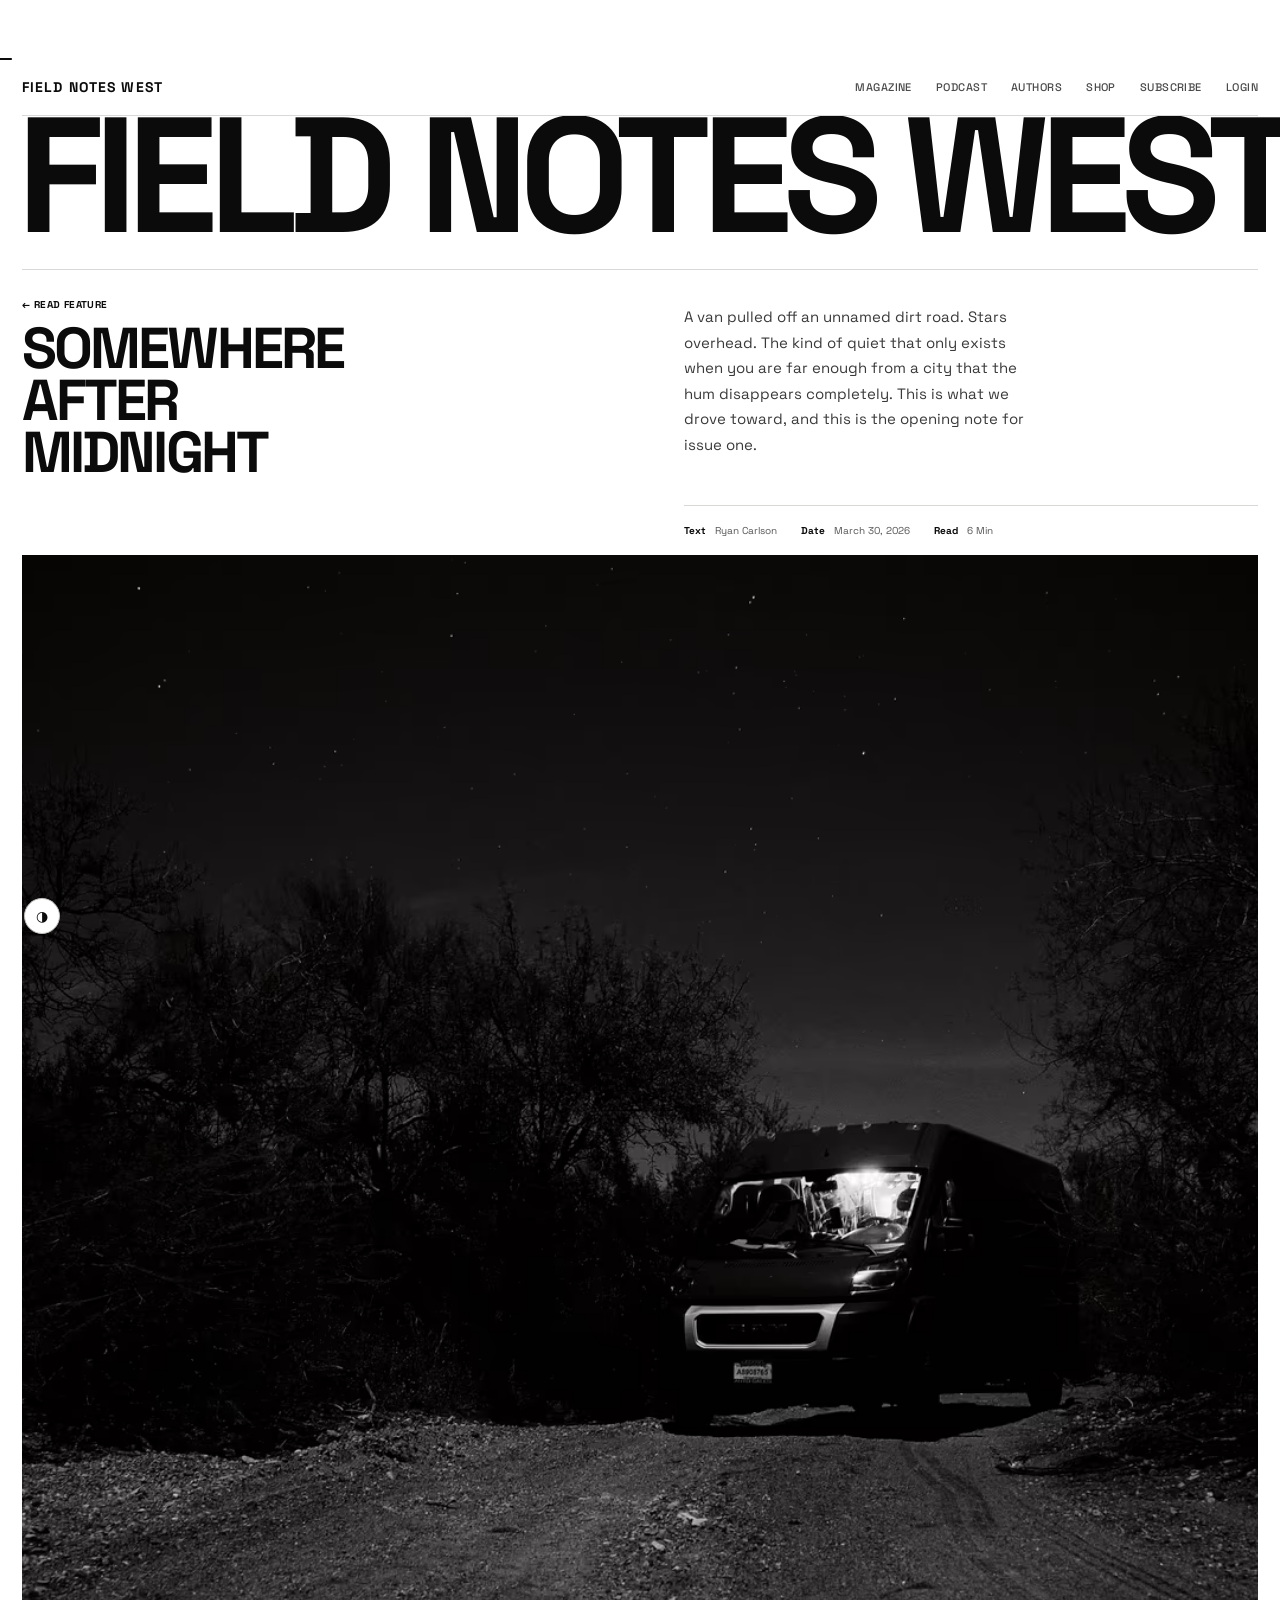
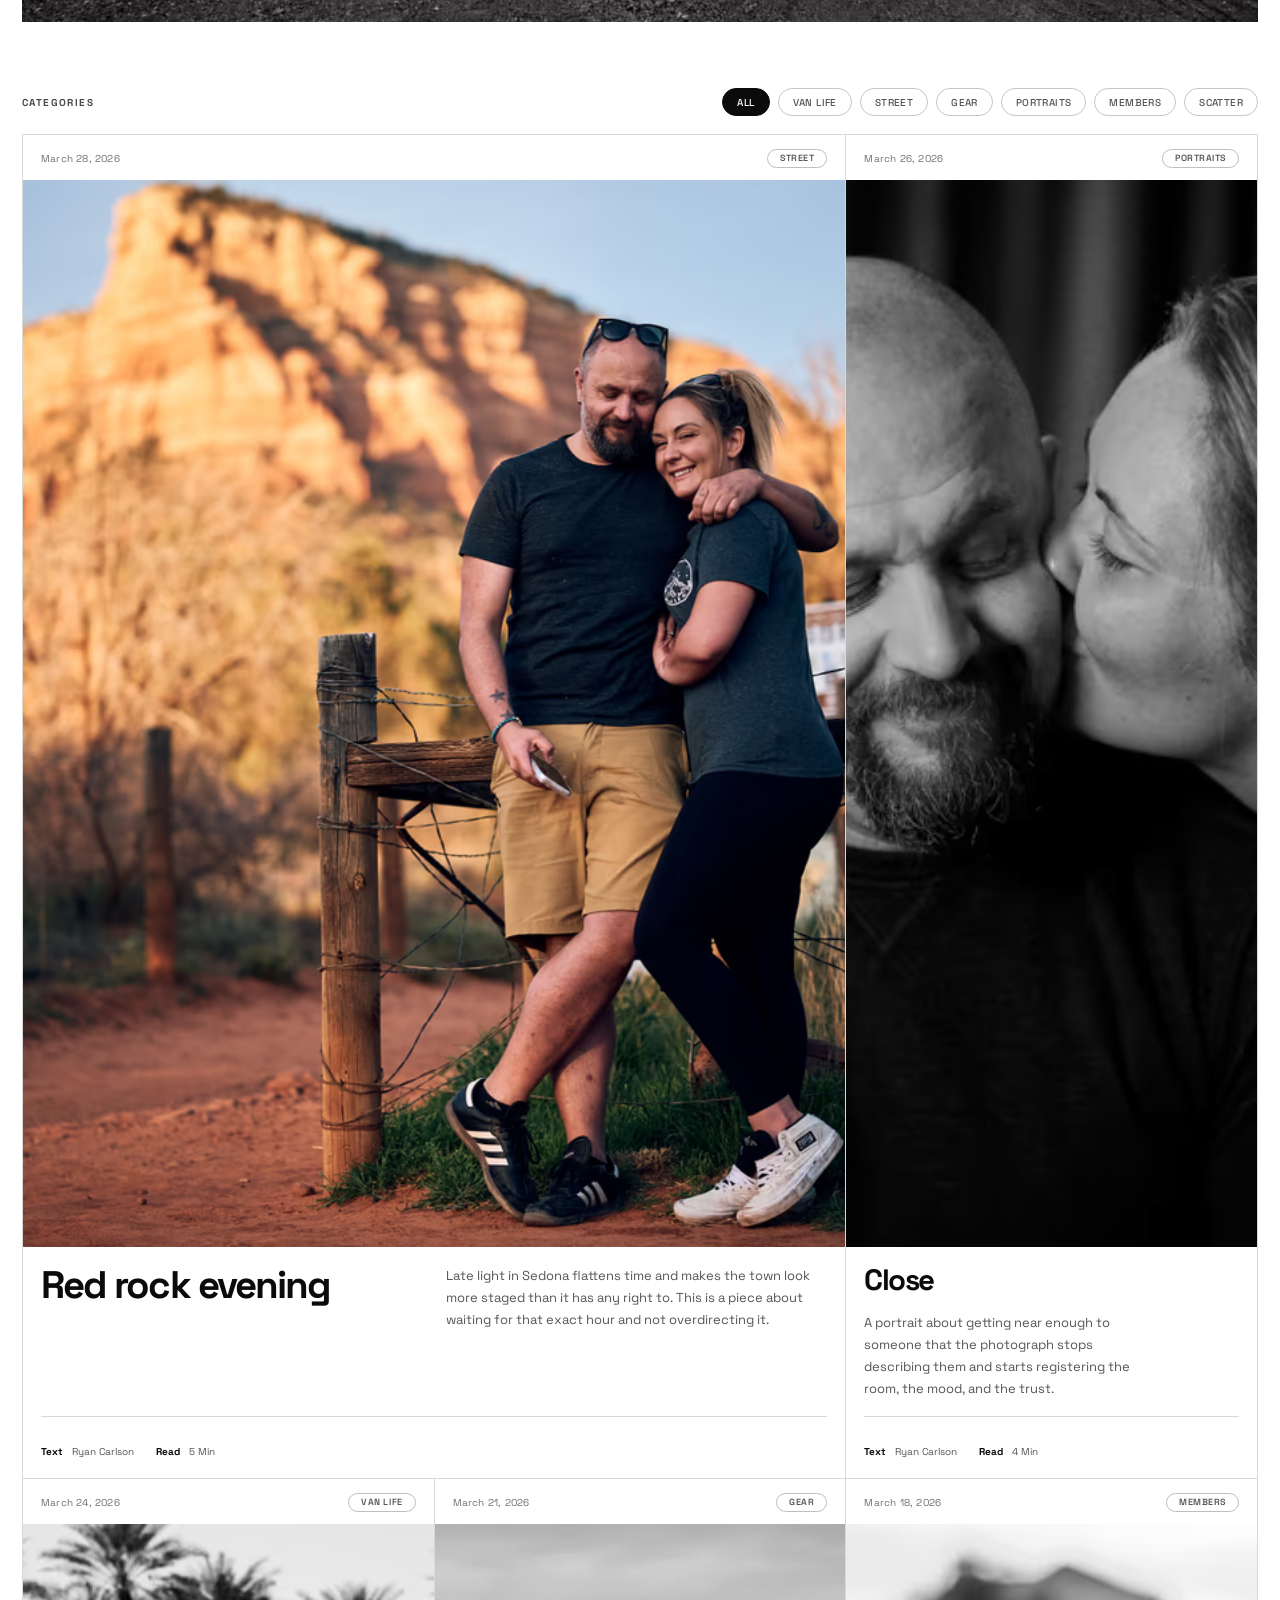
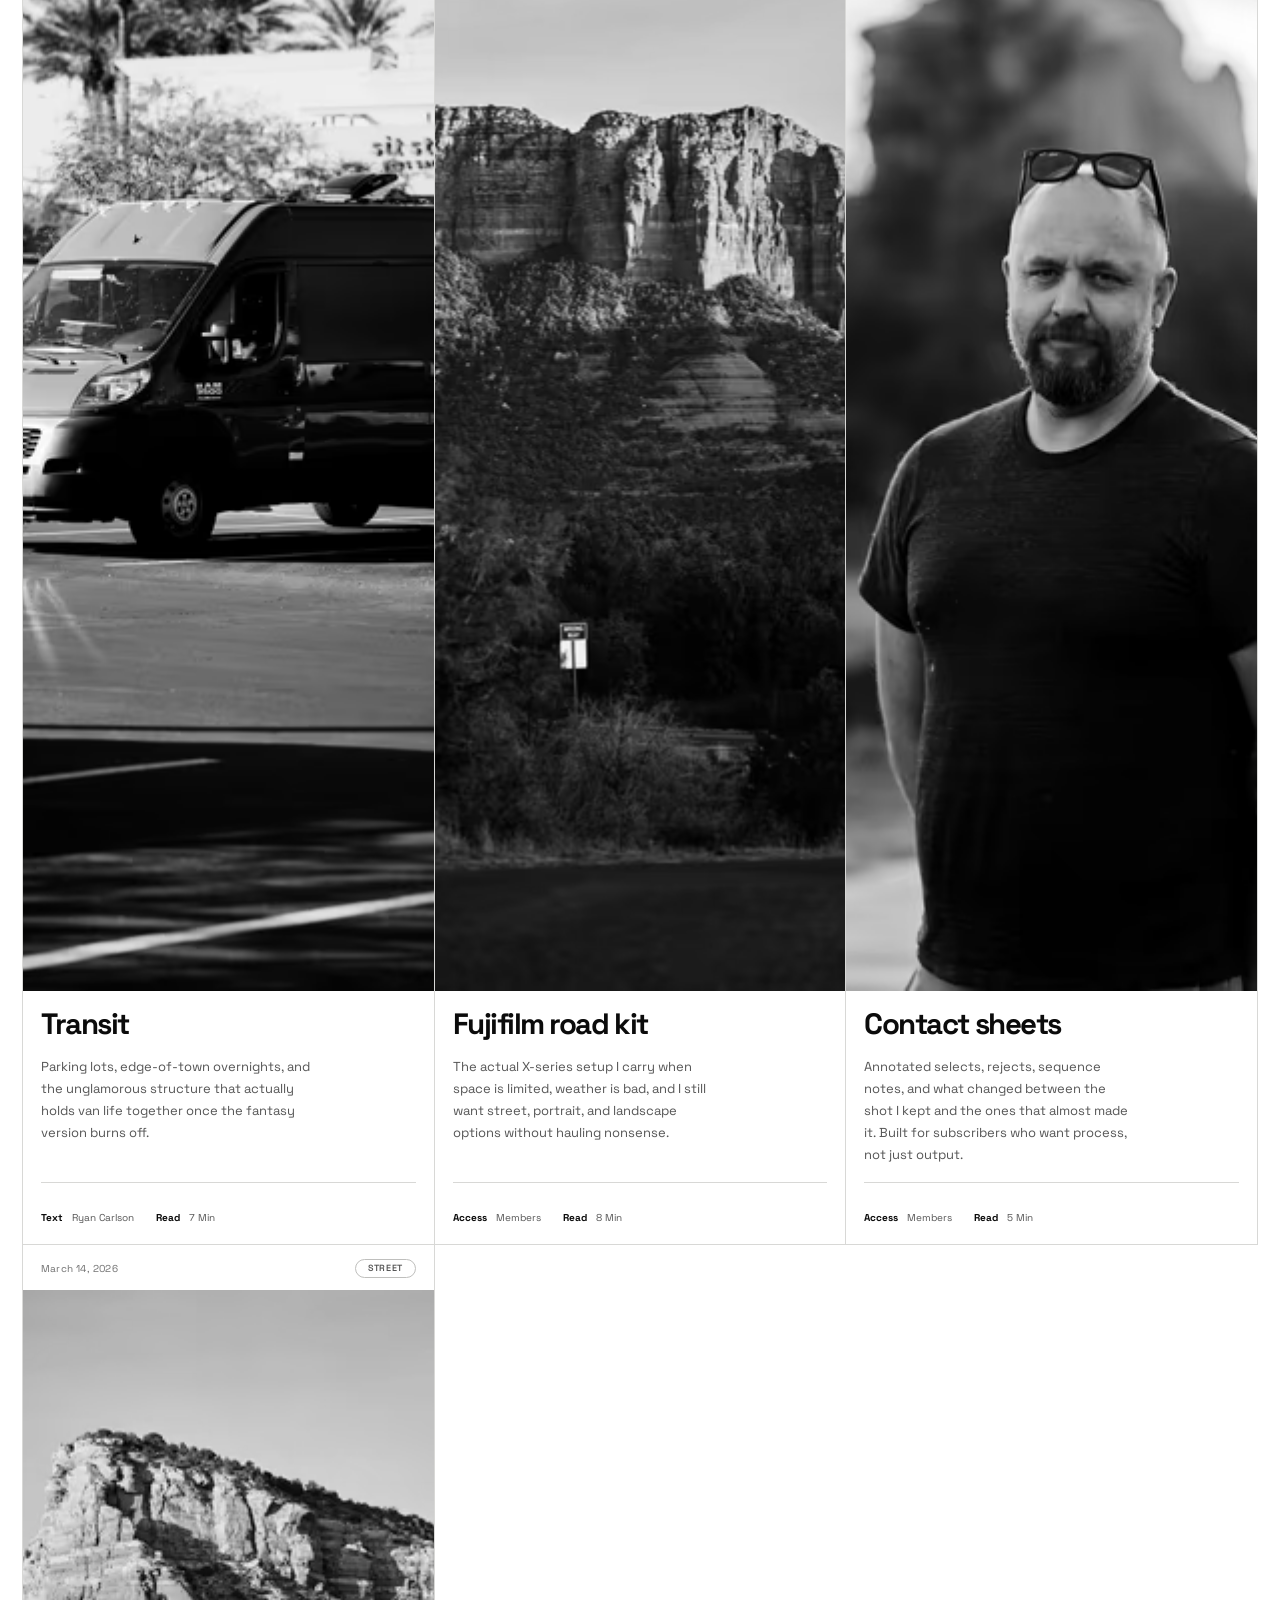
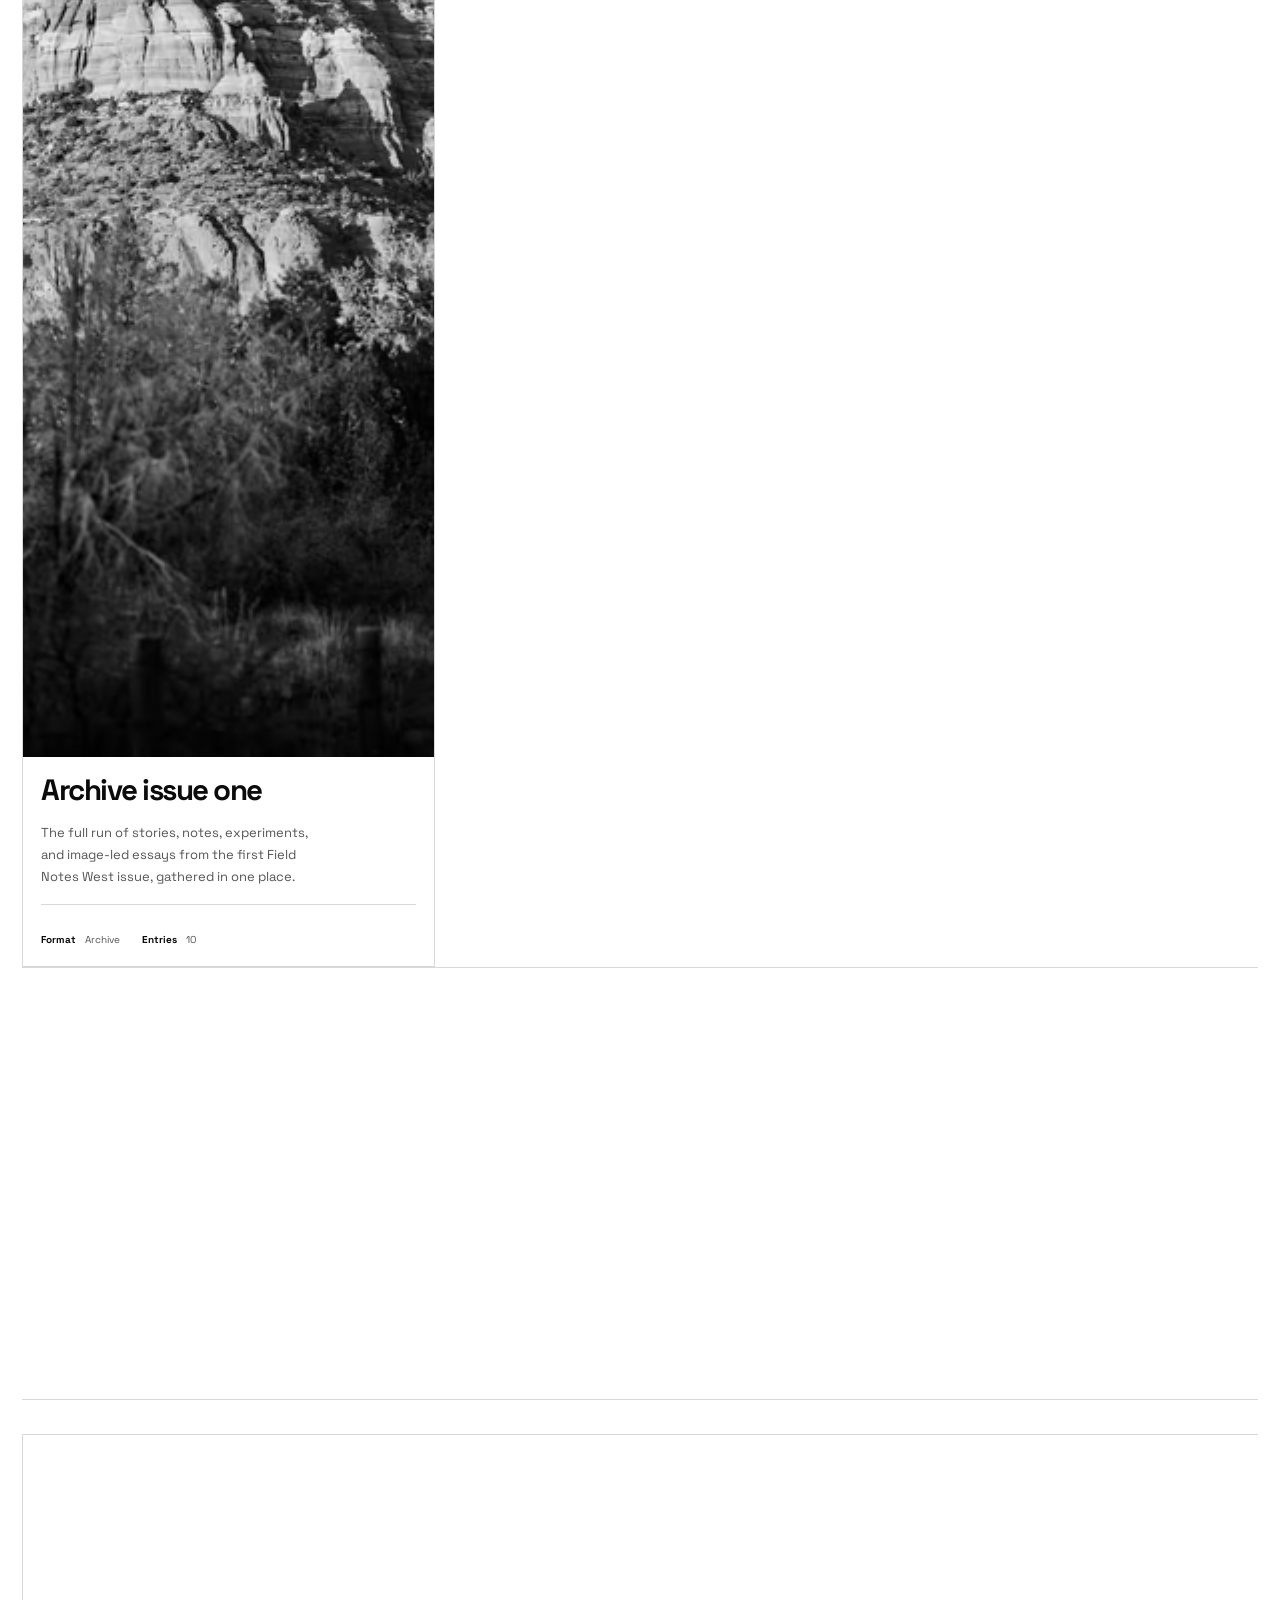
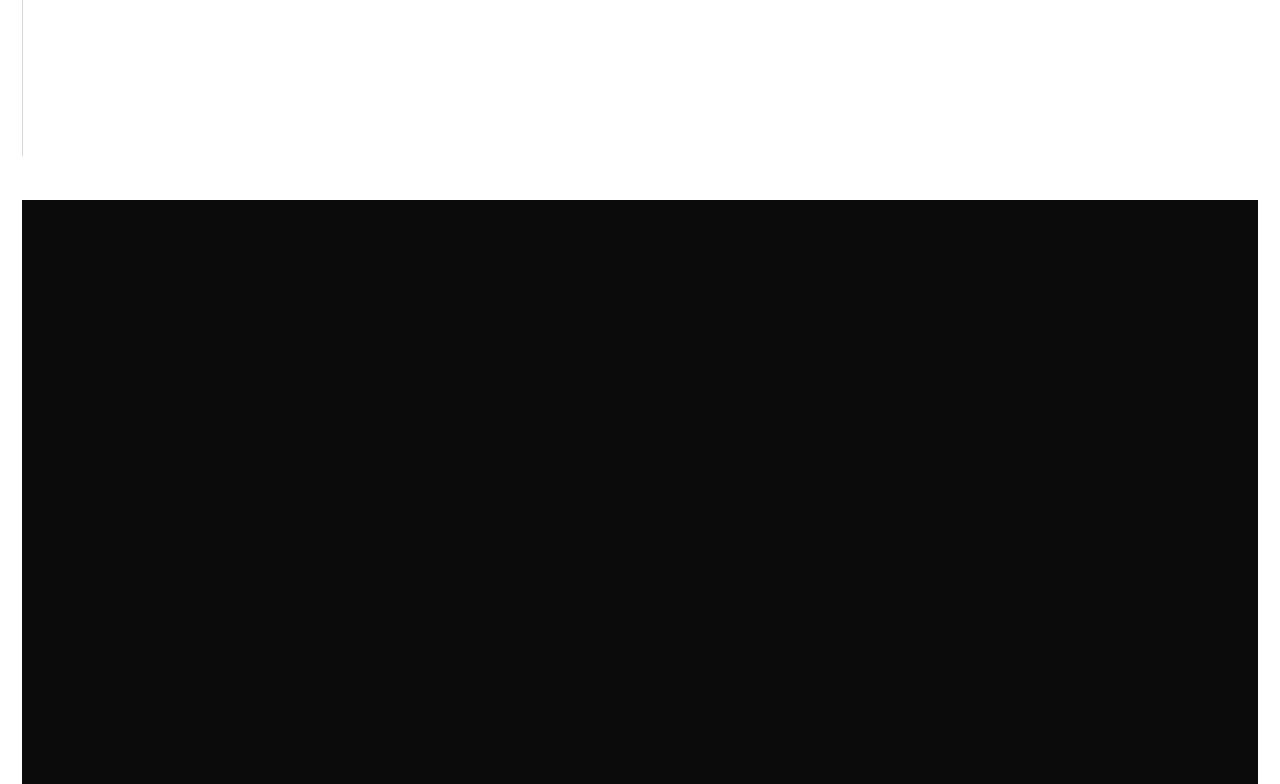
<file: index.html>
<!DOCTYPE html>
<html lang="en">
<head>
  <meta charset="UTF-8">
  <meta name="viewport" content="width=device-width, initial-scale=1.0">
  <title>Field Notes West</title>
  <link rel="preconnect" href="https://fonts.googleapis.com">
  <link rel="preconnect" href="https://fonts.gstatic.com" crossorigin>
  <link href="https://fonts.googleapis.com/css2?family=Space+Grotesk:wght@400;500;700&display=swap" rel="stylesheet">
  <link rel="stylesheet" href="css/styles.css">
  <link rel="preload" as="image" type="image/avif" href="assets/optimized/DSCF4422-1-1600w.avif">
</head>
<body>
  <div class="progress-bar"></div>
  <div class="custom-cursor"></div>

  <div class="page">
    <header class="topbar">
      <a href="index.html" class="brand">Field Notes West</a>
      <nav>
        <ul class="nav-links">
          <li><a href="pages/archive.html">Magazine</a></li>
          <li><a href="pages/podcast.html">Podcast</a></li>
          <li><a href="pages/authors.html">Authors</a></li>
          <li><a href="pages/shop.html">Shop</a></li>
          <li><a href="pages/subscribe.html">Subscribe</a></li>
          <li><a href="pages/login.html">Login</a></li>
        </ul>
      </nav>
    </header>

    <section class="hero-spacing snap-section">
      <h1 class="hero-title">Field Notes West</h1>
    </section>

    <section class="feature-block snap-section">
      <div class="feature-head">
        <div>
          <a href="pages/article-midnight.html" class="eyebrow-link">← Read Feature</a>
          <a href="pages/article-midnight.html" class="feature-title">Somewhere after midnight</a>
        </div>
        <div class="feature-side">
          <p>A van pulled off an unnamed dirt road. Stars overhead. The kind of quiet that only exists when you are far enough from a city that the hum disappears completely. This is what we drove toward, and this is the opening note for issue one.</p>
          <div class="feature-meta">
            <span><strong>Text</strong> Ryan Carlson</span>
            <span><strong>Date</strong> March 30, 2026</span>
            <span><strong>Read</strong> 6 Min</span>
          </div>
        </div>
      </div>
      <a href="pages/article-midnight.html" class="feature-image">
        <picture>
              <source type="image/avif" srcset="assets/optimized/DSCF4422-1-400w.avif 400w, assets/optimized/DSCF4422-1-800w.avif 800w, assets/optimized/DSCF4422-1-1200w.avif 1200w, assets/optimized/DSCF4422-1-1600w.avif 1600w" sizes="(max-width: 1440px) 100vw, 1440px">
              <source type="image/webp" srcset="assets/optimized/DSCF4422-1-400w.webp 400w, assets/optimized/DSCF4422-1-800w.webp 800w, assets/optimized/DSCF4422-1-1200w.webp 1200w, assets/optimized/DSCF4422-1-1600w.webp 1600w" sizes="(max-width: 1440px) 100vw, 1440px">
              <img src="assets/optimized/DSCF4422-1-1600w.jpg" alt="Van parked on a dirt road under a star-filled sky" width="1600" height="1067" fetchpriority="high">
            </picture>
      </a>
    </section>

    <div class="filters-row">
      <div class="section-label">Categories</div>
      <div class="filters">
        <button class="pill active" type="button" data-filter="all">All</button>
        <button class="pill" type="button" data-filter="van-life">Van Life</button>
        <button class="pill" type="button" data-filter="street">Street</button>
        <button class="pill" type="button" data-filter="gear">Gear</button>
        <button class="pill" type="button" data-filter="portraits">Portraits</button>
        <button class="pill" type="button" data-filter="members">Members</button>
        <button class="pill" type="button" id="scatter-toggle">Scatter</button>
      </div>
    </div>

    <section class="grid">
      <article class="card card--wide" data-cat="street">
        <div class="card-top">
          <span class="card-date">March 28, 2026</span>
          <span class="card-tag">Street</span>
        </div>
        <a href="pages/article-red-rock.html" class="card-image">
          <picture>
              <source type="image/avif" srcset="assets/optimized/DSCF4700-400w.avif 400w, assets/optimized/DSCF4700-800w.avif 800w, assets/optimized/DSCF4700-1200w.avif 1200w, assets/optimized/DSCF4700-1600w.avif 1600w" sizes="(max-width: 720px) 100vw, (max-width: 1100px) 50vw, 66vw">
              <source type="image/webp" srcset="assets/optimized/DSCF4700-400w.webp 400w, assets/optimized/DSCF4700-800w.webp 800w, assets/optimized/DSCF4700-1200w.webp 1200w, assets/optimized/DSCF4700-1600w.webp 1600w" sizes="(max-width: 720px) 100vw, (max-width: 1100px) 50vw, 66vw">
              <img src="assets/optimized/DSCF4700-1600w.jpg" alt="Couple at sunset in Sedona" width="1600" height="1067" loading="lazy">
            </picture>
        </a>
        <div class="card-body">
          <a href="pages/article-red-rock.html" class="card-title">Red rock evening</a>
          <p class="card-excerpt">Late light in Sedona flattens time and makes the town look more staged than it has any right to. This is a piece about waiting for that exact hour and not overdirecting it.</p>
          <div class="card-meta">
            <span><strong>Text</strong> Ryan Carlson</span>
            <span><strong>Read</strong> 5 Min</span>
          </div>
        </div>
      </article>

      <article class="card" data-cat="portraits">
        <div class="card-top">
          <span class="card-date">March 26, 2026</span>
          <span class="card-tag">Portraits</span>
        </div>
        <a href="pages/article-close.html" class="card-image bw">
          <picture>
              <source type="image/avif" srcset="assets/optimized/DSCF4604-1-400w.avif 400w, assets/optimized/DSCF4604-1-800w.avif 800w, assets/optimized/DSCF4604-1-1200w.avif 1200w, assets/optimized/DSCF4604-1-1600w.avif 1600w" sizes="(max-width: 720px) 100vw, (max-width: 1100px) 50vw, 33vw">
              <source type="image/webp" srcset="assets/optimized/DSCF4604-1-400w.webp 400w, assets/optimized/DSCF4604-1-800w.webp 800w, assets/optimized/DSCF4604-1-1200w.webp 1200w, assets/optimized/DSCF4604-1-1600w.webp 1600w" sizes="(max-width: 720px) 100vw, (max-width: 1100px) 50vw, 33vw">
              <img src="assets/optimized/DSCF4604-1-1600w.jpg" alt="Portrait in black and white" width="1600" height="1067" loading="lazy">
            </picture>
        </a>
        <div class="card-body">
          <a href="pages/article-close.html" class="card-title">Close</a>
          <p class="card-excerpt">A portrait about getting near enough to someone that the photograph stops describing them and starts registering the room, the mood, and the trust.</p>
          <div class="card-meta">
            <span><strong>Text</strong> Ryan Carlson</span>
            <span><strong>Read</strong> 4 Min</span>
          </div>
        </div>
      </article>

      <article class="card" data-cat="van-life">
        <div class="card-top">
          <span class="card-date">March 24, 2026</span>
          <span class="card-tag">Van Life</span>
        </div>
        <a href="pages/article-transit.html" class="card-image bw">
          <picture>
              <source type="image/avif" srcset="assets/optimized/DSCF4477-1-400w.avif 400w, assets/optimized/DSCF4477-1-800w.avif 800w, assets/optimized/DSCF4477-1-1200w.avif 1200w, assets/optimized/DSCF4477-1-1600w.avif 1600w" sizes="(max-width: 720px) 100vw, (max-width: 1100px) 50vw, 33vw">
              <source type="image/webp" srcset="assets/optimized/DSCF4477-1-400w.webp 400w, assets/optimized/DSCF4477-1-800w.webp 800w, assets/optimized/DSCF4477-1-1200w.webp 1200w, assets/optimized/DSCF4477-1-1600w.webp 1600w" sizes="(max-width: 720px) 100vw, (max-width: 1100px) 50vw, 33vw">
              <img src="assets/optimized/DSCF4477-1-1600w.jpg" alt="Van in a parking lot" width="1600" height="1067" loading="lazy">
            </picture>
        </a>
        <div class="card-body">
          <a href="pages/article-transit.html" class="card-title">Transit</a>
          <p class="card-excerpt">Parking lots, edge-of-town overnights, and the unglamorous structure that actually holds van life together once the fantasy version burns off.</p>
          <div class="card-meta">
            <span><strong>Text</strong> Ryan Carlson</span>
            <span><strong>Read</strong> 7 Min</span>
          </div>
        </div>
      </article>

      <article class="card" data-cat="gear">
        <div class="card-top">
          <span class="card-date">March 21, 2026</span>
          <span class="card-tag">Gear</span>
        </div>
        <a href="pages/members.html" class="card-image bw">
          <picture>
              <source type="image/avif" srcset="assets/optimized/DSCF4713-400w.avif 400w, assets/optimized/DSCF4713-800w.avif 800w, assets/optimized/DSCF4713-1200w.avif 1200w, assets/optimized/DSCF4713-1600w.avif 1600w" sizes="(max-width: 720px) 100vw, (max-width: 1100px) 50vw, 33vw">
              <source type="image/webp" srcset="assets/optimized/DSCF4713-400w.webp 400w, assets/optimized/DSCF4713-800w.webp 800w, assets/optimized/DSCF4713-1200w.webp 1200w, assets/optimized/DSCF4713-1600w.webp 1600w" sizes="(max-width: 720px) 100vw, (max-width: 1100px) 50vw, 33vw">
              <img src="assets/optimized/DSCF4713-1600w.jpg" alt="Camera and travel gear" width="1600" height="1067" loading="lazy">
            </picture>
        </a>
        <div class="card-body">
          <a href="pages/members.html" class="card-title">Fujifilm road kit</a>
          <p class="card-excerpt">The actual X-series setup I carry when space is limited, weather is bad, and I still want street, portrait, and landscape options without hauling nonsense.</p>
          <div class="card-meta">
            <span><strong>Access</strong> Members</span>
            <span><strong>Read</strong> 8 Min</span>
          </div>
        </div>
      </article>

      <article class="card" data-cat="members">
        <div class="card-top">
          <span class="card-date">March 18, 2026</span>
          <span class="card-tag">Members</span>
        </div>
        <a href="pages/members.html" class="card-image bw">
          <picture>
              <source type="image/avif" srcset="assets/optimized/DSCF4725-400w.avif 400w, assets/optimized/DSCF4725-800w.avif 800w, assets/optimized/DSCF4725-1200w.avif 1200w, assets/optimized/DSCF4725-1600w.avif 1600w" sizes="(max-width: 720px) 100vw, (max-width: 1100px) 50vw, 33vw">
              <source type="image/webp" srcset="assets/optimized/DSCF4725-400w.webp 400w, assets/optimized/DSCF4725-800w.webp 800w, assets/optimized/DSCF4725-1200w.webp 1200w, assets/optimized/DSCF4725-1600w.webp 1600w" sizes="(max-width: 720px) 100vw, (max-width: 1100px) 50vw, 33vw">
              <img src="assets/optimized/DSCF4725-1600w.jpg" alt="Portrait in Sedona" width="1600" height="1067" loading="lazy">
            </picture>
        </a>
        <div class="card-body">
          <a href="pages/members.html" class="card-title">Contact sheets</a>
          <p class="card-excerpt">Annotated selects, rejects, sequence notes, and what changed between the shot I kept and the ones that almost made it. Built for subscribers who want process, not just output.</p>
          <div class="card-meta">
            <span><strong>Access</strong> Members</span>
            <span><strong>Read</strong> 5 Min</span>
          </div>
        </div>
      </article>

      <article class="card" data-cat="street">
        <div class="card-top">
          <span class="card-date">March 14, 2026</span>
          <span class="card-tag">Street</span>
        </div>
        <a href="pages/archive.html" class="card-image bw">
          <picture>
              <source type="image/avif" srcset="assets/optimized/DSCF4710-400w.avif 400w, assets/optimized/DSCF4710-800w.avif 800w, assets/optimized/DSCF4710-1200w.avif 1200w, assets/optimized/DSCF4710-1600w.avif 1600w" sizes="(max-width: 720px) 100vw, (max-width: 1100px) 50vw, 33vw">
              <source type="image/webp" srcset="assets/optimized/DSCF4710-400w.webp 400w, assets/optimized/DSCF4710-800w.webp 800w, assets/optimized/DSCF4710-1200w.webp 1200w, assets/optimized/DSCF4710-1600w.webp 1600w" sizes="(max-width: 720px) 100vw, (max-width: 1100px) 50vw, 33vw">
              <img src="assets/optimized/DSCF4710-1600w.jpg" alt="Sedona red rock" width="1600" height="1067" loading="lazy">
            </picture>
        </a>
        <div class="card-body">
          <a href="pages/archive.html" class="card-title">Archive issue one</a>
          <p class="card-excerpt">The full run of stories, notes, experiments, and image-led essays from the first Field Notes West issue, gathered in one place.</p>
          <div class="card-meta">
            <span><strong>Format</strong> Archive</span>
            <span><strong>Entries</strong> 10</span>
          </div>
        </div>
      </article>
    </section>

    <section class="membership-band snap-section">
      <div class="membership-band-inner">
        <div>
          <div class="section-label">Membership</div>
          <h2 class="membership-headline">The working side of the magazine</h2>
        </div>
        <div class="membership-pitch">
          <p>Contact sheets, Fujifilm recipes, route databases, build notes, and the private essays that stay out of the main issue. Three tiers. No algorithms. No feed.</p>
          <div class="membership-actions">
            <a href="pages/subscribe.html" class="btn">Subscribe</a>
            <a href="pages/members.html" class="btn secondary">See what is included</a>
          </div>
          <div class="membership-meta">
            <span><strong>Free</strong> Newsletter</span>
            <span><strong>$8/mo</strong> Subscriber</span>
            <span><strong>$15/mo</strong> Member+</span>
          </div>
        </div>
      </div>
    </section>

    <section class="split-callouts snap-section">
      <div class="callout">
        <div class="section-label" style="margin-bottom: 12px;">Members</div>
        <h3>Subscribers get the working files</h3>
        <p>Recipes, Lightroom presets, Fujifilm setup notes, contact sheets, rough field notes, and private essays that stay out of the main issue.</p>
        <div class="callout-links">
          <a href="pages/members.html">View members area</a>
          <a href="pages/login.html">Member login</a>
        </div>
      </div>
      <div class="callout">
        <div class="section-label" style="margin-bottom: 12px;">Shop</div>
        <h3>Swag, filters, presets, and utility tools</h3>
        <p>A mock commerce layer for the things that make sense here: print zines, road notes, presets, camera setup kits, and small workflow utilities.</p>
        <div class="callout-links">
          <a href="pages/shop.html">Browse shop</a>
          <a href="pages/subscribe.html">Join newsletter</a>
        </div>
      </div>
      <div class="callout">
        <div class="section-label" style="margin-bottom: 12px;">Authors</div>
        <h3>Build the author layer like a real magazine</h3>
        <p>Profile pages, article archives, follow links, and individual contributor identity instead of one flat blog feed.</p>
        <div class="callout-links">
          <a href="pages/authors.html">All authors</a>
          <a href="pages/author-ryan.html">Ryan Carlson profile</a>
        </div>
      </div>
    </section>

    <section class="newsletter-band snap-section">
      <div class="newsletter-strip">
        <div>NEWSLETTER+++ NEWSLETTER+++ NEWSLETTER+++ NEWSLETTER+++ NEWSLETTER+++ NEWSLETTER+++ NEWSLETTER+++ NEWSLETTER+++ NEWSLETTER+++ NEWSLETTER+++ NEWSLETTER+++ NEWSLETTER+++ NEWSLETTER+++ NEWSLETTER+++ NEWSLETTER+++ NEWSLETTER+++ NEWSLETTER+++ NEWSLETTER+++ NEWSLETTER+++ NEWSLETTER+++ NEWSLETTER+++ NEWSLETTER+++ NEWSLETTER+++ NEWSLETTER+++ NEWSLETTER+++ NEWSLETTER+++ NEWSLETTER+++ NEWSLETTER+++ NEWSLETTER+++ NEWSLETTER+++ NEWSLETTER+++ NEWSLETTER+++ </div>
      </div>
      <div class="page">
        <div class="newsletter-main">
          <h2>Design news to your inbox</h2>
          <form class="newsletter-form" action="pages/subscribe.html" method="post">
            <input type="email" placeholder="Email">
            <button type="submit">Sign Up</button>
          </form>
        </div>
        <div class="newsletter-footer">
          <div>
            <h3>Field Notes West</h3>
          </div>
          <div>
            <ul>
              <li><a href="pages/archive.html">Magazine</a></li>
              <li><a href="pages/podcast.html">Podcast</a></li>
              <li><a href="pages/authors.html">Authors</a></li>
            </ul>
          </div>
          <div>
            <ul>
              <li><a href="pages/shop.html">Shop</a></li>
              <li><a href="pages/members.html">Members</a></li>
              <li><a href="pages/login.html">Login</a></li>
            </ul>
          </div>
          <div>
            <ul>
              <li><a href="pages/subscribe.html">Newsletter</a></li>
              <li><a href="pages/article-midnight.html">Feature</a></li>
              <li><a href="pages/author-ryan.html">Profile</a></li>
            </ul>
          </div>
        </div>
        <div class="legal">
          <div>&copy; 2026 Field Notes West</div>
          <div>Made as a full mock editorial travel photography platform</div>
        </div>
      </div>
    </section>
  </div>

  <button class="dark-toggle" id="dark-toggle" aria-label="Toggle dark mode">&#9681;</button>

  <script src="js/main.js"></script>
</body>
</html>
</file>
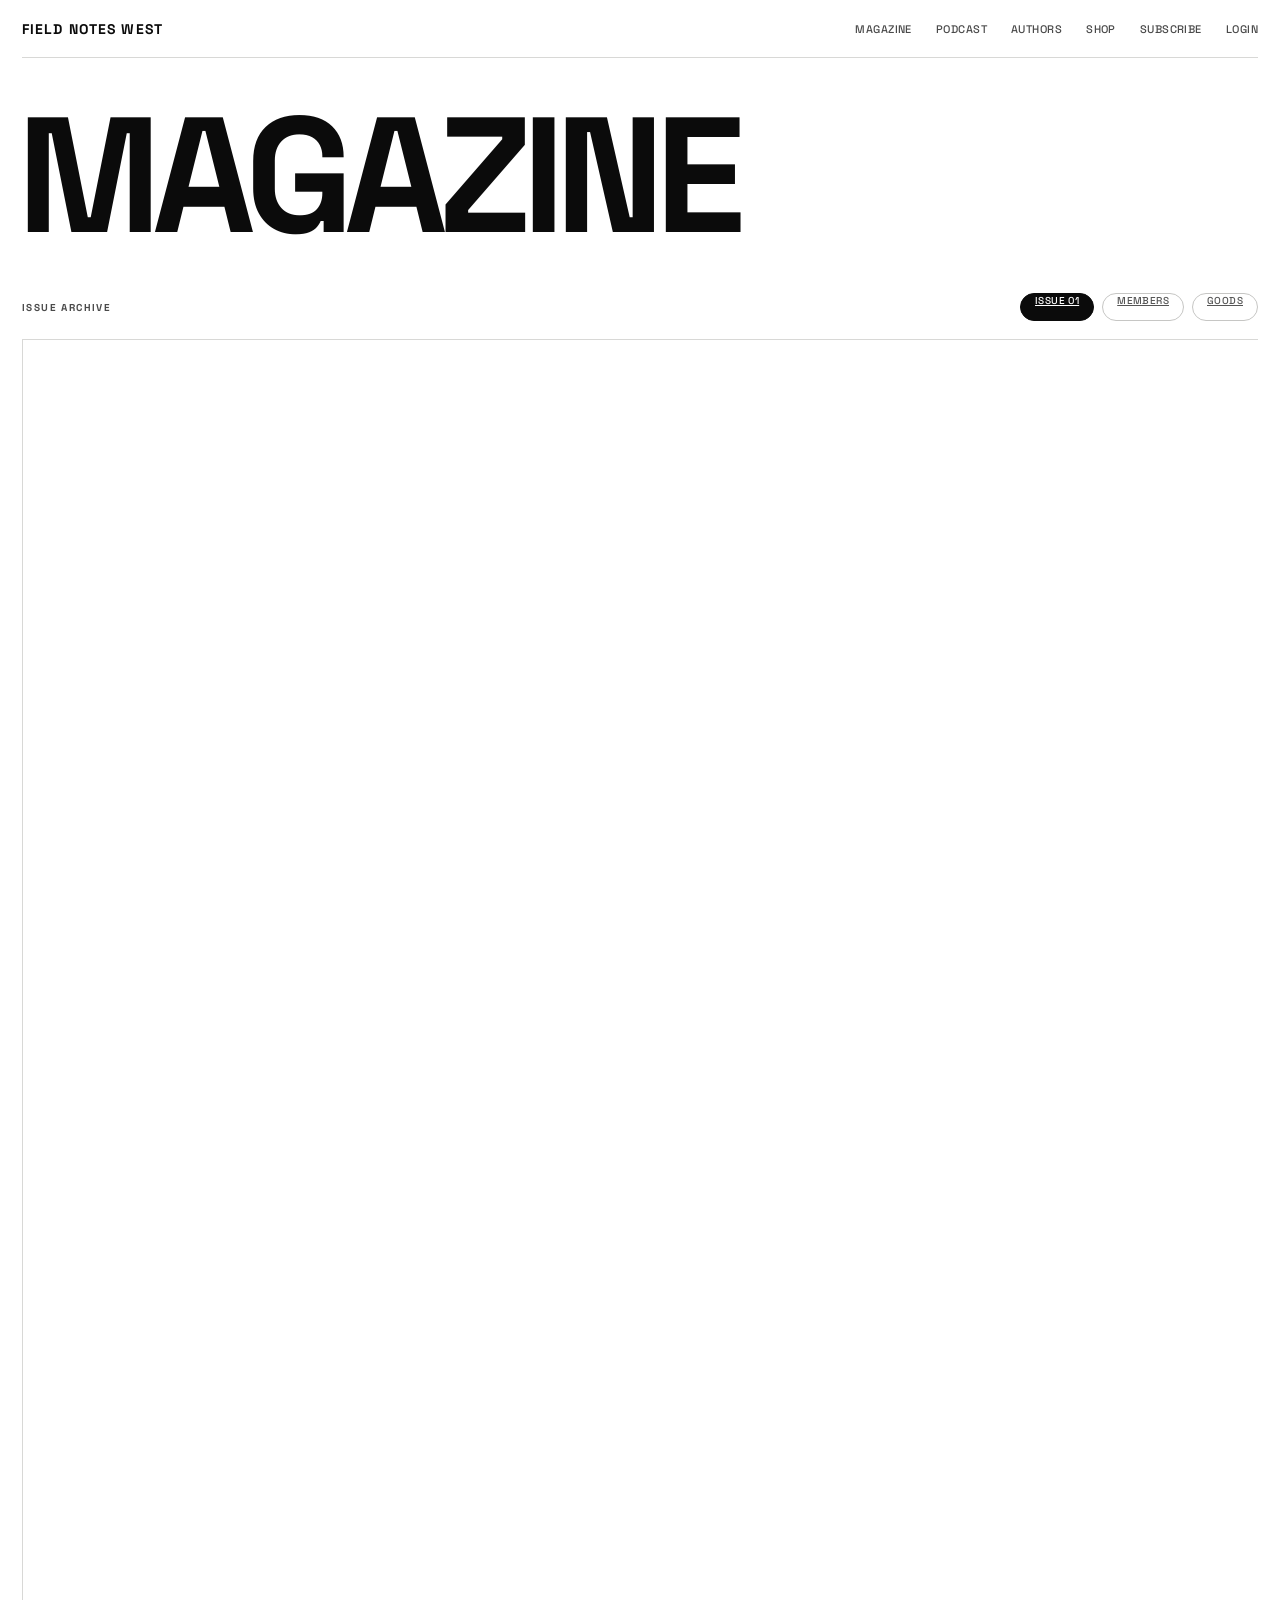
<file: pages/archive.html>
<!DOCTYPE html>
<html lang="en">
<head>
  <meta charset="UTF-8">
  <meta name="viewport" content="width=device-width, initial-scale=1.0">
  <title>Archive — Field Notes West</title>
  <link rel="preconnect" href="https://fonts.googleapis.com">
  <link rel="preconnect" href="https://fonts.gstatic.com" crossorigin>
  <link href="https://fonts.googleapis.com/css2?family=Space+Grotesk:wght@400;500;700&display=swap" rel="stylesheet">
  <link rel="stylesheet" href="../css/styles.css">
</head>
<body>
  <div class="page">
    <header class="topbar">
      <a href="../index.html" class="brand">Field Notes West</a>
      <nav><ul class="nav-links"><li><a href="archive.html">Magazine</a></li><li><a href="podcast.html">Podcast</a></li><li><a href="authors.html">Authors</a></li><li><a href="shop.html">Shop</a></li><li><a href="subscribe.html">Subscribe</a></li><li><a href="login.html">Login</a></li></ul></nav>
    </header>
    <section class="hero-spacing">
      <h1 class="hero-title">Magazine</h1>
    </section>
    <div class="filters-row">
      <div class="section-label">Issue archive</div>
      <div class="filters">
        <a class="pill active" href="archive.html">Issue 01</a>
        <a class="pill" href="members.html">Members</a>
        <a class="pill" href="shop.html">Goods</a>
      </div>
    </div>
    <section class="grid">
      <article class="card"><div class="card-top"><span class="card-date">March 30, 2026</span><span class="card-tag">Van Life</span></div><a href="article-midnight.html" class="card-image"><picture>
              <source type="image/avif" srcset="../assets/optimized/DSCF4422-1-400w.avif 400w, ../assets/optimized/DSCF4422-1-800w.avif 800w, ../assets/optimized/DSCF4422-1-1200w.avif 1200w, ../assets/optimized/DSCF4422-1-1600w.avif 1600w" sizes="(max-width: 720px) 100vw, (max-width: 1100px) 50vw, 33vw">
              <source type="image/webp" srcset="../assets/optimized/DSCF4422-1-400w.webp 400w, ../assets/optimized/DSCF4422-1-800w.webp 800w, ../assets/optimized/DSCF4422-1-1200w.webp 1200w, ../assets/optimized/DSCF4422-1-1600w.webp 1600w" sizes="(max-width: 720px) 100vw, (max-width: 1100px) 50vw, 33vw">
              <img src="../assets/optimized/DSCF4422-1-1600w.jpg" alt="" width="1600" height="1067" loading="lazy">
            </picture></a><div class="card-body"><a href="article-midnight.html" class="card-title">Somewhere after midnight</a><p class="card-excerpt">The lead story for issue one, built around stillness, distance, and the van becoming a temporary room in open desert dark.</p><div class="card-meta"><span><strong>Text</strong> Ryan Carlson</span><span><strong>Read</strong> 6 Min</span></div></div></article>
      <article class="card"><div class="card-top"><span class="card-date">March 28, 2026</span><span class="card-tag">Street</span></div><a href="article-red-rock.html" class="card-image"><picture>
              <source type="image/avif" srcset="../assets/optimized/DSCF4700-400w.avif 400w, ../assets/optimized/DSCF4700-800w.avif 800w, ../assets/optimized/DSCF4700-1200w.avif 1200w, ../assets/optimized/DSCF4700-1600w.avif 1600w" sizes="(max-width: 720px) 100vw, (max-width: 1100px) 50vw, 33vw">
              <source type="image/webp" srcset="../assets/optimized/DSCF4700-400w.webp 400w, ../assets/optimized/DSCF4700-800w.webp 800w, ../assets/optimized/DSCF4700-1200w.webp 1200w, ../assets/optimized/DSCF4700-1600w.webp 1600w" sizes="(max-width: 720px) 100vw, (max-width: 1100px) 50vw, 33vw">
              <img src="../assets/optimized/DSCF4700-1600w.jpg" alt="" width="1600" height="1067" loading="lazy">
            </picture></a><div class="card-body"><a href="article-red-rock.html" class="card-title">Red rock evening</a><p class="card-excerpt">A street-adjacent landscape piece about waiting for Sedona to stop performing and start holding still.</p><div class="card-meta"><span><strong>Text</strong> Ryan Carlson</span><span><strong>Read</strong> 5 Min</span></div></div></article>
      <article class="card"><div class="card-top"><span class="card-date">March 26, 2026</span><span class="card-tag">Portraits</span></div><a href="article-close.html" class="card-image bw"><picture>
              <source type="image/avif" srcset="../assets/optimized/DSCF4604-1-400w.avif 400w, ../assets/optimized/DSCF4604-1-800w.avif 800w, ../assets/optimized/DSCF4604-1-1200w.avif 1200w, ../assets/optimized/DSCF4604-1-1600w.avif 1600w" sizes="(max-width: 720px) 100vw, (max-width: 1100px) 50vw, 33vw">
              <source type="image/webp" srcset="../assets/optimized/DSCF4604-1-400w.webp 400w, ../assets/optimized/DSCF4604-1-800w.webp 800w, ../assets/optimized/DSCF4604-1-1200w.webp 1200w, ../assets/optimized/DSCF4604-1-1600w.webp 1600w" sizes="(max-width: 720px) 100vw, (max-width: 1100px) 50vw, 33vw">
              <img src="../assets/optimized/DSCF4604-1-1600w.jpg" alt="" width="1600" height="1067" loading="lazy">
            </picture></a><div class="card-body"><a href="article-close.html" class="card-title">Close</a><p class="card-excerpt">A portrait essay about proximity, trust, and how Fujifilm files behave when the room is dim but the subject is right.</p><div class="card-meta"><span><strong>Text</strong> Ryan Carlson</span><span><strong>Read</strong> 4 Min</span></div></div></article>
      <article class="card"><div class="card-top"><span class="card-date">March 24, 2026</span><span class="card-tag">Van Life</span></div><a href="article-transit.html" class="card-image bw"><picture>
              <source type="image/avif" srcset="../assets/optimized/DSCF4477-1-400w.avif 400w, ../assets/optimized/DSCF4477-1-800w.avif 800w, ../assets/optimized/DSCF4477-1-1200w.avif 1200w, ../assets/optimized/DSCF4477-1-1600w.avif 1600w" sizes="(max-width: 720px) 100vw, (max-width: 1100px) 50vw, 33vw">
              <source type="image/webp" srcset="../assets/optimized/DSCF4477-1-400w.webp 400w, ../assets/optimized/DSCF4477-1-800w.webp 800w, ../assets/optimized/DSCF4477-1-1200w.webp 1200w, ../assets/optimized/DSCF4477-1-1600w.webp 1600w" sizes="(max-width: 720px) 100vw, (max-width: 1100px) 50vw, 33vw">
              <img src="../assets/optimized/DSCF4477-1-1600w.jpg" alt="" width="1600" height="1067" loading="lazy">
            </picture></a><div class="card-body"><a href="article-transit.html" class="card-title">Transit</a><p class="card-excerpt">A longer field note on parking lots, edge conditions, and the unromantic logistics of staying mobile.</p><div class="card-meta"><span><strong>Text</strong> Ryan Carlson</span><span><strong>Read</strong> 7 Min</span></div></div></article>
      <article class="card"><div class="card-top"><span class="card-date">March 22, 2026</span><span class="card-tag">Members</span></div><a href="members.html" class="card-image bw"><picture>
              <source type="image/avif" srcset="../assets/optimized/DSCF4725-400w.avif 400w, ../assets/optimized/DSCF4725-800w.avif 800w, ../assets/optimized/DSCF4725-1200w.avif 1200w, ../assets/optimized/DSCF4725-1600w.avif 1600w" sizes="(max-width: 720px) 100vw, (max-width: 1100px) 50vw, 33vw">
              <source type="image/webp" srcset="../assets/optimized/DSCF4725-400w.webp 400w, ../assets/optimized/DSCF4725-800w.webp 800w, ../assets/optimized/DSCF4725-1200w.webp 1200w, ../assets/optimized/DSCF4725-1600w.webp 1600w" sizes="(max-width: 720px) 100vw, (max-width: 1100px) 50vw, 33vw">
              <img src="../assets/optimized/DSCF4725-1600w.jpg" alt="" width="1600" height="1067" loading="lazy">
            </picture></a><div class="card-body"><a href="members.html" class="card-title">Contact sheets</a><p class="card-excerpt">Subscriber-only process notes, annotated misses, and contact sheet sequences from issue one.</p><div class="card-meta"><span><strong>Access</strong> Members</span><span><strong>Read</strong> 5 Min</span></div></div></article>
      <article class="card"><div class="card-top"><span class="card-date">March 20, 2026</span><span class="card-tag">Gear</span></div><a href="shop.html" class="card-image bw"><picture>
              <source type="image/avif" srcset="../assets/optimized/DSCF4713-400w.avif 400w, ../assets/optimized/DSCF4713-800w.avif 800w, ../assets/optimized/DSCF4713-1200w.avif 1200w, ../assets/optimized/DSCF4713-1600w.avif 1600w" sizes="(max-width: 720px) 100vw, (max-width: 1100px) 50vw, 33vw">
              <source type="image/webp" srcset="../assets/optimized/DSCF4713-400w.webp 400w, ../assets/optimized/DSCF4713-800w.webp 800w, ../assets/optimized/DSCF4713-1200w.webp 1200w, ../assets/optimized/DSCF4713-1600w.webp 1600w" sizes="(max-width: 720px) 100vw, (max-width: 1100px) 50vw, 33vw">
              <img src="../assets/optimized/DSCF4713-1600w.jpg" alt="" width="1600" height="1067" loading="lazy">
            </picture></a><div class="card-body"><a href="shop.html" class="card-title">Build the road kit</a><p class="card-excerpt">A mock commercial layer for presets, guides, and Fujifilm setup tools that support the editorial side without cheapening it.</p><div class="card-meta"><span><strong>Format</strong> Shop</span><span><strong>Use</strong> Workflow</span></div></div></article>
    </section>
  </div>
</body>
</html>
</file>
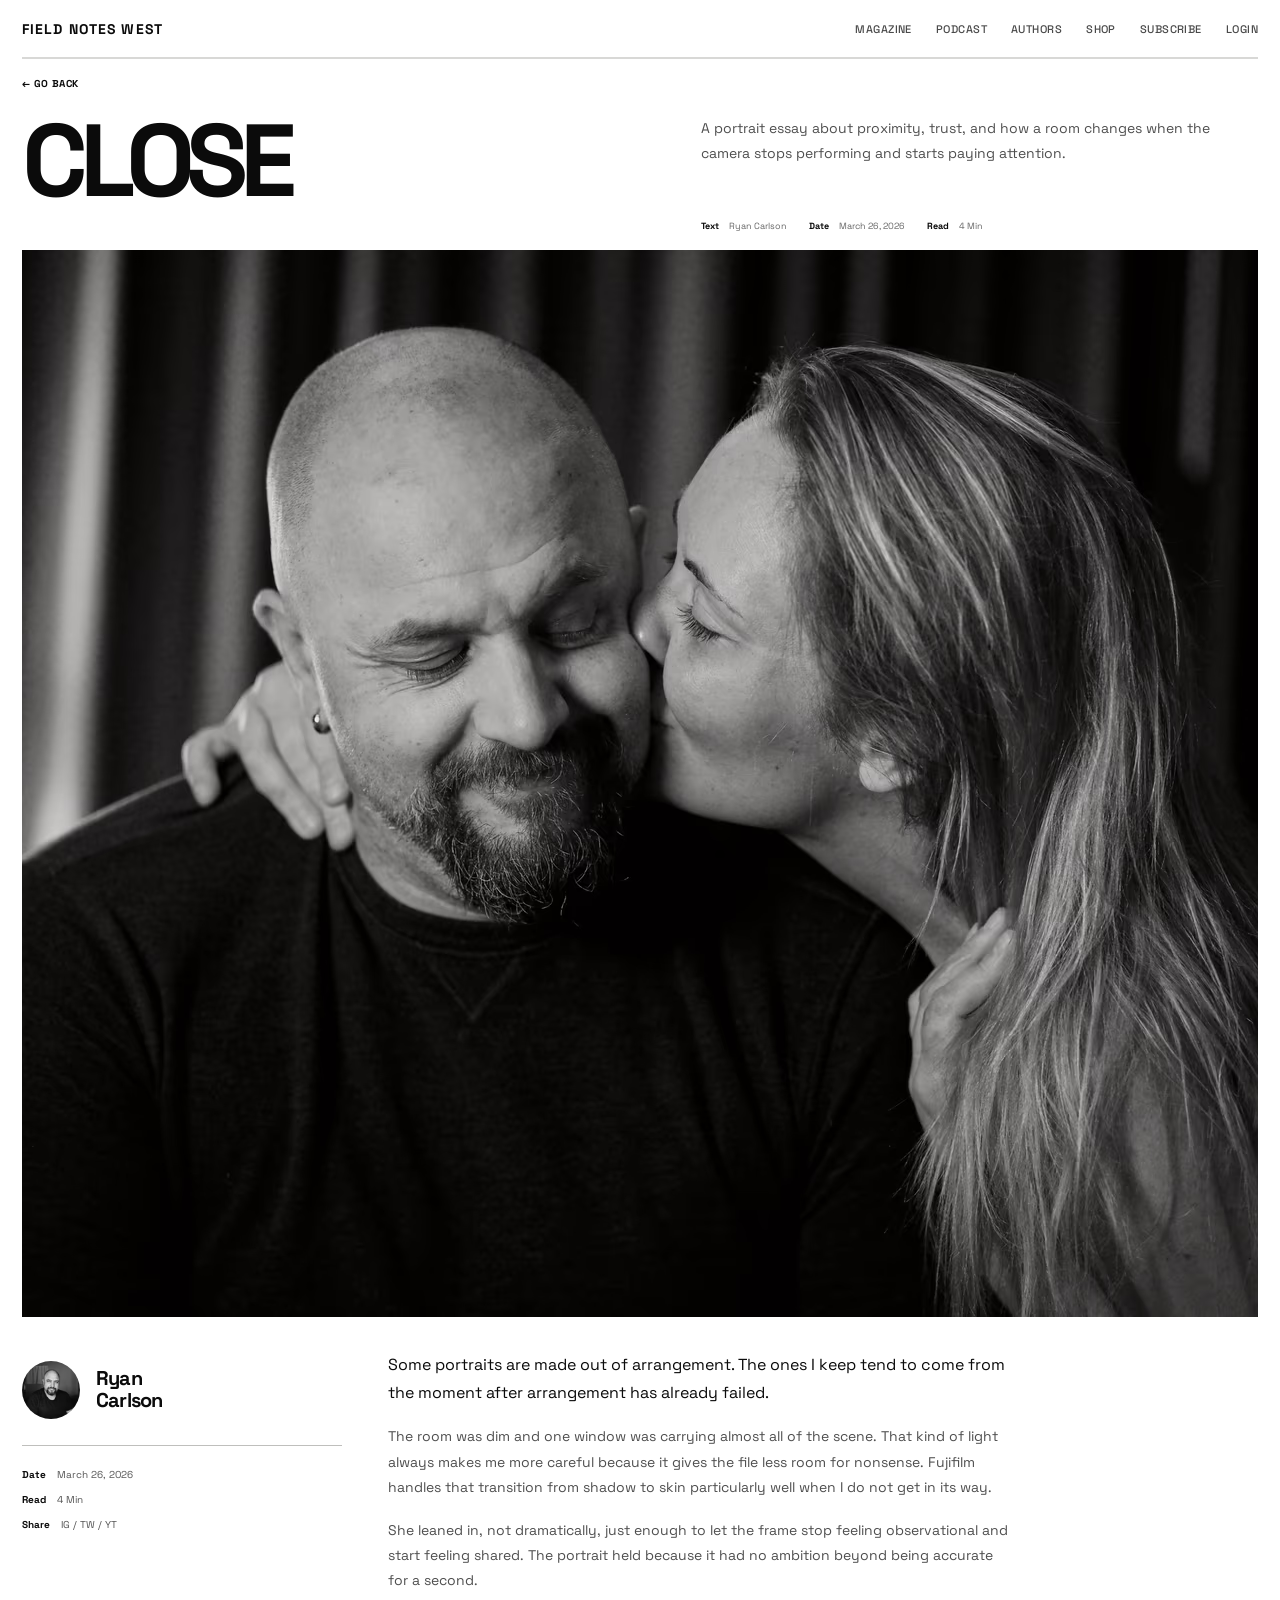
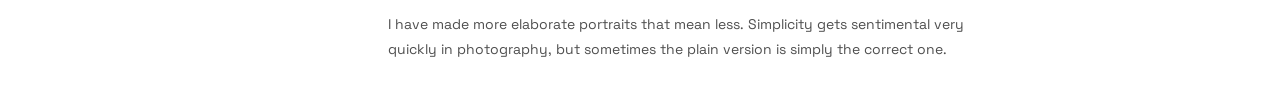
<file: pages/article-close.html>
<!DOCTYPE html>
<html lang="en"><head><meta charset="UTF-8"><meta name="viewport" content="width=device-width, initial-scale=1.0"><title>Close — Field Notes West</title><link rel="preconnect" href="https://fonts.googleapis.com"><link rel="preconnect" href="https://fonts.gstatic.com" crossorigin><link href="https://fonts.googleapis.com/css2?family=Space+Grotesk:wght@400;500;700&display=swap" rel="stylesheet"><link rel="stylesheet" href="../css/styles.css">  <link rel="preload" as="image" type="image/avif" href="../assets/optimized/DSCF4604-1-1600w.avif">
</head><body><div class="page"><header class="topbar"><a href="../index.html" class="brand">Field Notes West</a><nav><ul class="nav-links"><li><a href="archive.html">Magazine</a></li><li><a href="podcast.html">Podcast</a></li><li><a href="authors.html">Authors</a></li><li><a href="shop.html">Shop</a></li><li><a href="subscribe.html">Subscribe</a></li><li><a href="login.html">Login</a></li></ul></nav></header><section class="article-page"><a href="archive.html" class="eyebrow-link">← Go Back</a><div class="article-head" style="margin-top: 26px;"><div><h1 class="article-title">Close</h1></div><div class="article-deck"><p>A portrait essay about proximity, trust, and how a room changes when the camera stops performing and starts paying attention.</p><div class="article-meta"><span><strong>Text</strong> Ryan Carlson</span><span><strong>Date</strong> March 26, 2026</span><span><strong>Read</strong> 4 Min</span></div></div></div><picture>
              <source type="image/avif" srcset="../assets/optimized/DSCF4604-1-400w.avif 400w, ../assets/optimized/DSCF4604-1-800w.avif 800w, ../assets/optimized/DSCF4604-1-1200w.avif 1200w, ../assets/optimized/DSCF4604-1-1600w.avif 1600w" sizes="(max-width: 1440px) 100vw, 1440px">
              <source type="image/webp" srcset="../assets/optimized/DSCF4604-1-400w.webp 400w, ../assets/optimized/DSCF4604-1-800w.webp 800w, ../assets/optimized/DSCF4604-1-1200w.webp 1200w, ../assets/optimized/DSCF4604-1-1600w.webp 1600w" sizes="(max-width: 1440px) 100vw, 1440px">
              <img src="../assets/optimized/DSCF4604-1-1600w.jpg" alt="" width="1600" height="1067" fetchpriority="high" class="article-image">
            </picture><div class="article-bottom"><aside class="author-rail"><div class="author-box"><picture>
              <source type="image/avif" srcset="../assets/optimized/author-120w.avif 120w, ../assets/optimized/author-240w.avif 240w" sizes="58px">
              <source type="image/webp" srcset="../assets/optimized/author-120w.webp 120w, ../assets/optimized/author-240w.webp 240w" sizes="58px">
              <img src="../assets/optimized/author-240w.jpg" alt="" width="240" height="240" loading="lazy">
            </picture><div><strong>Ryan<br>Carlson</strong></div></div><div class="mini-meta"><div><strong>Date</strong> March 26, 2026</div><div><strong>Read</strong> 4 Min</div><div><strong>Share</strong> IG / TW / YT</div></div></aside><div class="rich-text"><p class="lead">Some portraits are made out of arrangement. The ones I keep tend to come from the moment after arrangement has already failed.</p><p>The room was dim and one window was carrying almost all of the scene. That kind of light always makes me more careful because it gives the file less room for nonsense. Fujifilm handles that transition from shadow to skin particularly well when I do not get in its way.</p><p>She leaned in, not dramatically, just enough to let the frame stop feeling observational and start feeling shared. The portrait held because it had no ambition beyond being accurate for a second.</p><p>I have made more elaborate portraits that mean less. Simplicity gets sentimental very quickly in photography, but sometimes the plain version is simply the correct one.</p></div></div></section></div></body></html>
</file>
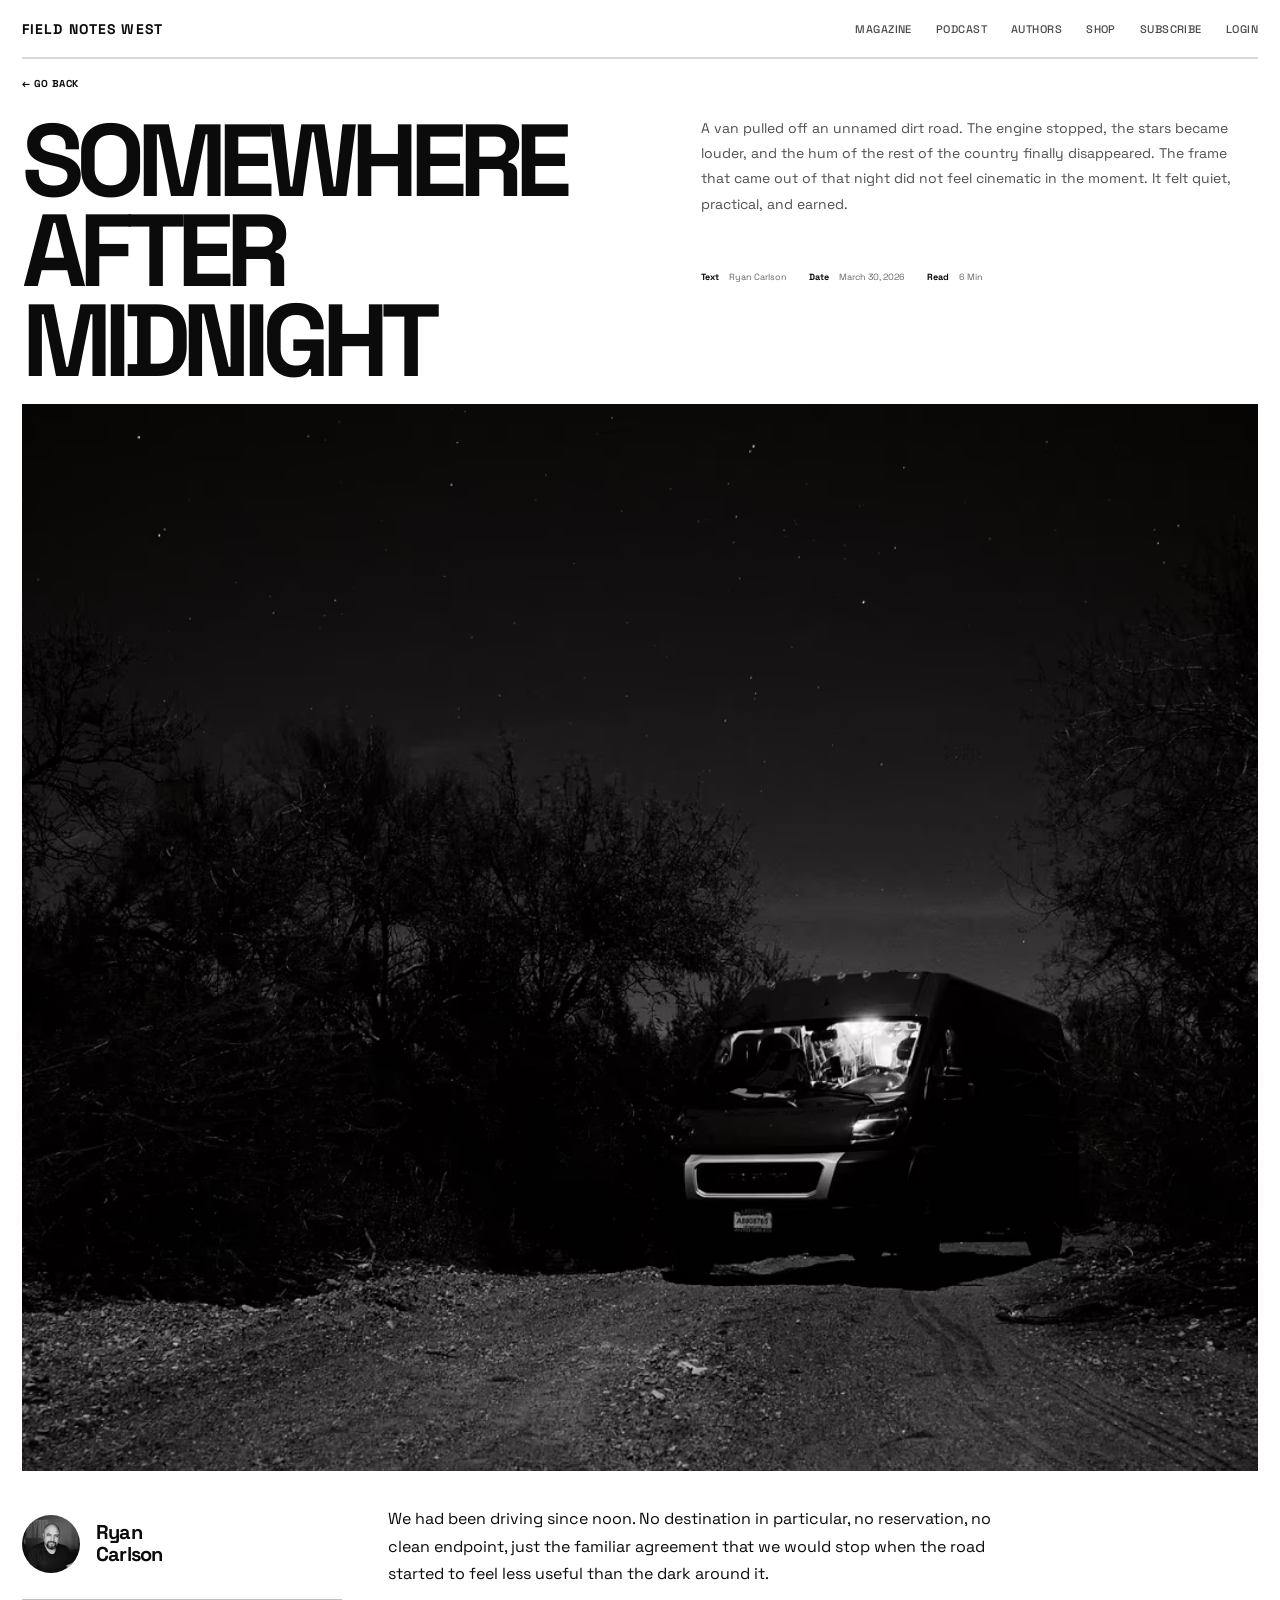
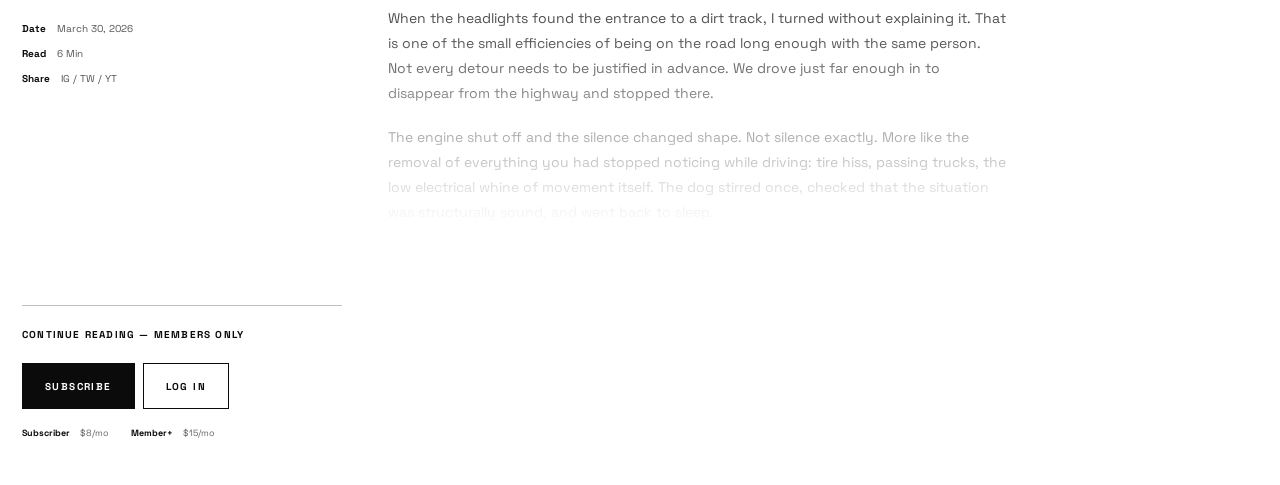
<file: pages/article-midnight.html>
<!DOCTYPE html>
<html lang="en">
<head>
  <meta charset="UTF-8">
  <meta name="viewport" content="width=device-width, initial-scale=1.0">
  <title>Somewhere After Midnight — Field Notes West</title>
  <link rel="preconnect" href="https://fonts.googleapis.com">
  <link rel="preconnect" href="https://fonts.gstatic.com" crossorigin>
  <link href="https://fonts.googleapis.com/css2?family=Space+Grotesk:wght@400;500;700&display=swap" rel="stylesheet">
  <link rel="stylesheet" href="../css/styles.css">
  <link rel="preload" as="image" type="image/avif" href="../assets/optimized/DSCF4422-1-1600w.avif">
</head>
<body>
  <div class="page">
    <header class="topbar">
      <a href="../index.html" class="brand">Field Notes West</a>
      <nav><ul class="nav-links"><li><a href="archive.html">Magazine</a></li><li><a href="podcast.html">Podcast</a></li><li><a href="authors.html">Authors</a></li><li><a href="shop.html">Shop</a></li><li><a href="subscribe.html">Subscribe</a></li><li><a href="login.html">Login</a></li></ul></nav>
    </header>
    <section class="article-page">
      <a href="../index.html" class="eyebrow-link">← Go Back</a>
      <div class="article-head" style="margin-top: 26px;">
        <div><h1 class="article-title">Somewhere after midnight</h1></div>
        <div class="article-deck">
          <p>A van pulled off an unnamed dirt road. The engine stopped, the stars became louder, and the hum of the rest of the country finally disappeared. The frame that came out of that night did not feel cinematic in the moment. It felt quiet, practical, and earned.</p>
          <div class="article-meta">
            <span><strong>Text</strong> Ryan Carlson</span>
            <span><strong>Date</strong> March 30, 2026</span>
            <span><strong>Read</strong> 6 Min</span>
          </div>
        </div>
      </div>
      <picture>
              <source type="image/avif" srcset="../assets/optimized/DSCF4422-1-400w.avif 400w, ../assets/optimized/DSCF4422-1-800w.avif 800w, ../assets/optimized/DSCF4422-1-1200w.avif 1200w, ../assets/optimized/DSCF4422-1-1600w.avif 1600w" sizes="(max-width: 1440px) 100vw, 1440px">
              <source type="image/webp" srcset="../assets/optimized/DSCF4422-1-400w.webp 400w, ../assets/optimized/DSCF4422-1-800w.webp 800w, ../assets/optimized/DSCF4422-1-1200w.webp 1200w, ../assets/optimized/DSCF4422-1-1600w.webp 1600w" sizes="(max-width: 1440px) 100vw, 1440px">
              <img src="../assets/optimized/DSCF4422-1-1600w.jpg" alt="Van parked on a dirt road under a star-filled sky" width="1600" height="1067" fetchpriority="high" class="article-image">
            </picture>
      <div class="article-bottom">
        <aside class="author-rail">
          <div class="author-box">
            <picture>
              <source type="image/avif" srcset="../assets/optimized/author-120w.avif 120w, ../assets/optimized/author-240w.avif 240w" sizes="58px">
              <source type="image/webp" srcset="../assets/optimized/author-120w.webp 120w, ../assets/optimized/author-240w.webp 240w" sizes="58px">
              <img src="../assets/optimized/author-240w.jpg" alt="Ryan Carlson" width="240" height="240" loading="lazy">
            </picture>
            <div><strong>Ryan<br>Carlson</strong></div>
          </div>
          <div class="mini-meta">
            <div><strong>Date</strong> March 30, 2026</div>
            <div><strong>Read</strong> 6 Min</div>
            <div><strong>Share</strong> IG / TW / YT</div>
          </div>
        </aside>
        <div class="rich-text rich-text--gated">
          <p class="lead">We had been driving since noon. No destination in particular, no reservation, no clean endpoint, just the familiar agreement that we would stop when the road started to feel less useful than the dark around it.</p>
          <p>When the headlights found the entrance to a dirt track, I turned without explaining it. That is one of the small efficiencies of being on the road long enough with the same person. Not every detour needs to be justified in advance. We drove just far enough in to disappear from the highway and stopped there.</p>
          <p>The engine shut off and the silence changed shape. Not silence exactly. More like the removal of everything you had stopped noticing while driving: tire hiss, passing trucks, the low electrical whine of movement itself. The dog stirred once, checked that the situation was structurally sound, and went back to sleep.</p>
          <p>Inside the van, a strip of warm LED light stayed on above the galley. Outside, the body of the van sat in black desert space like a lantern somebody had forgotten to carry home. It is easy to overstate these moments later, but in real time it felt mostly practical. We were tired. It was cold enough to notice. I wanted one frame before climbing back inside.</p>
          <p>I set the tripod on uneven ground and started working through small adjustments. Fujifilm bodies are forgiving in situations like this if you let them stay simple: no heroic settings, no complicated exposure games, just enough patience to let the scene settle and enough discipline not to chase every possible variation.</p>
          <p>The best thing about road photography is that the subject matter is often embarrassingly ordinary if you describe it badly. A parked van. A dark field. A few stars. But ordinary things become exacting under certain conditions, and that precision is what the camera is really for. Not novelty. Not spectacle. Attention.</p>
          <p>I made maybe forty exposures. Most of them were not mistakes, exactly. They were only weaker versions of the same thought. The van too bright, the sky too dead, the foreground trying too hard to matter. Eventually one frame stopped asking for more help.</p>
          <p>We slept there, woke up with dust on the lower panels and coffee on the stove, and were back on the road before the morning had fully decided what kind of day it was going to be. That is the part people usually leave out: even the most memorable stops still become morning very quickly.</p>
        </div>
        <div class="gate-prompt">
          <div class="gate-rule"></div>
          <p class="gate-label">Continue reading — members only</p>
          <div class="gate-actions">
            <a href="subscribe.html" class="btn">Subscribe</a>
            <a href="login.html" class="btn secondary">Log in</a>
          </div>
          <div class="gate-meta">
            <span><strong>Subscriber</strong> $8/mo</span>
            <span><strong>Member+</strong> $15/mo</span>
          </div>
        </div>
      </div>
    </section>
  </div>
</body>
</html>
</file>
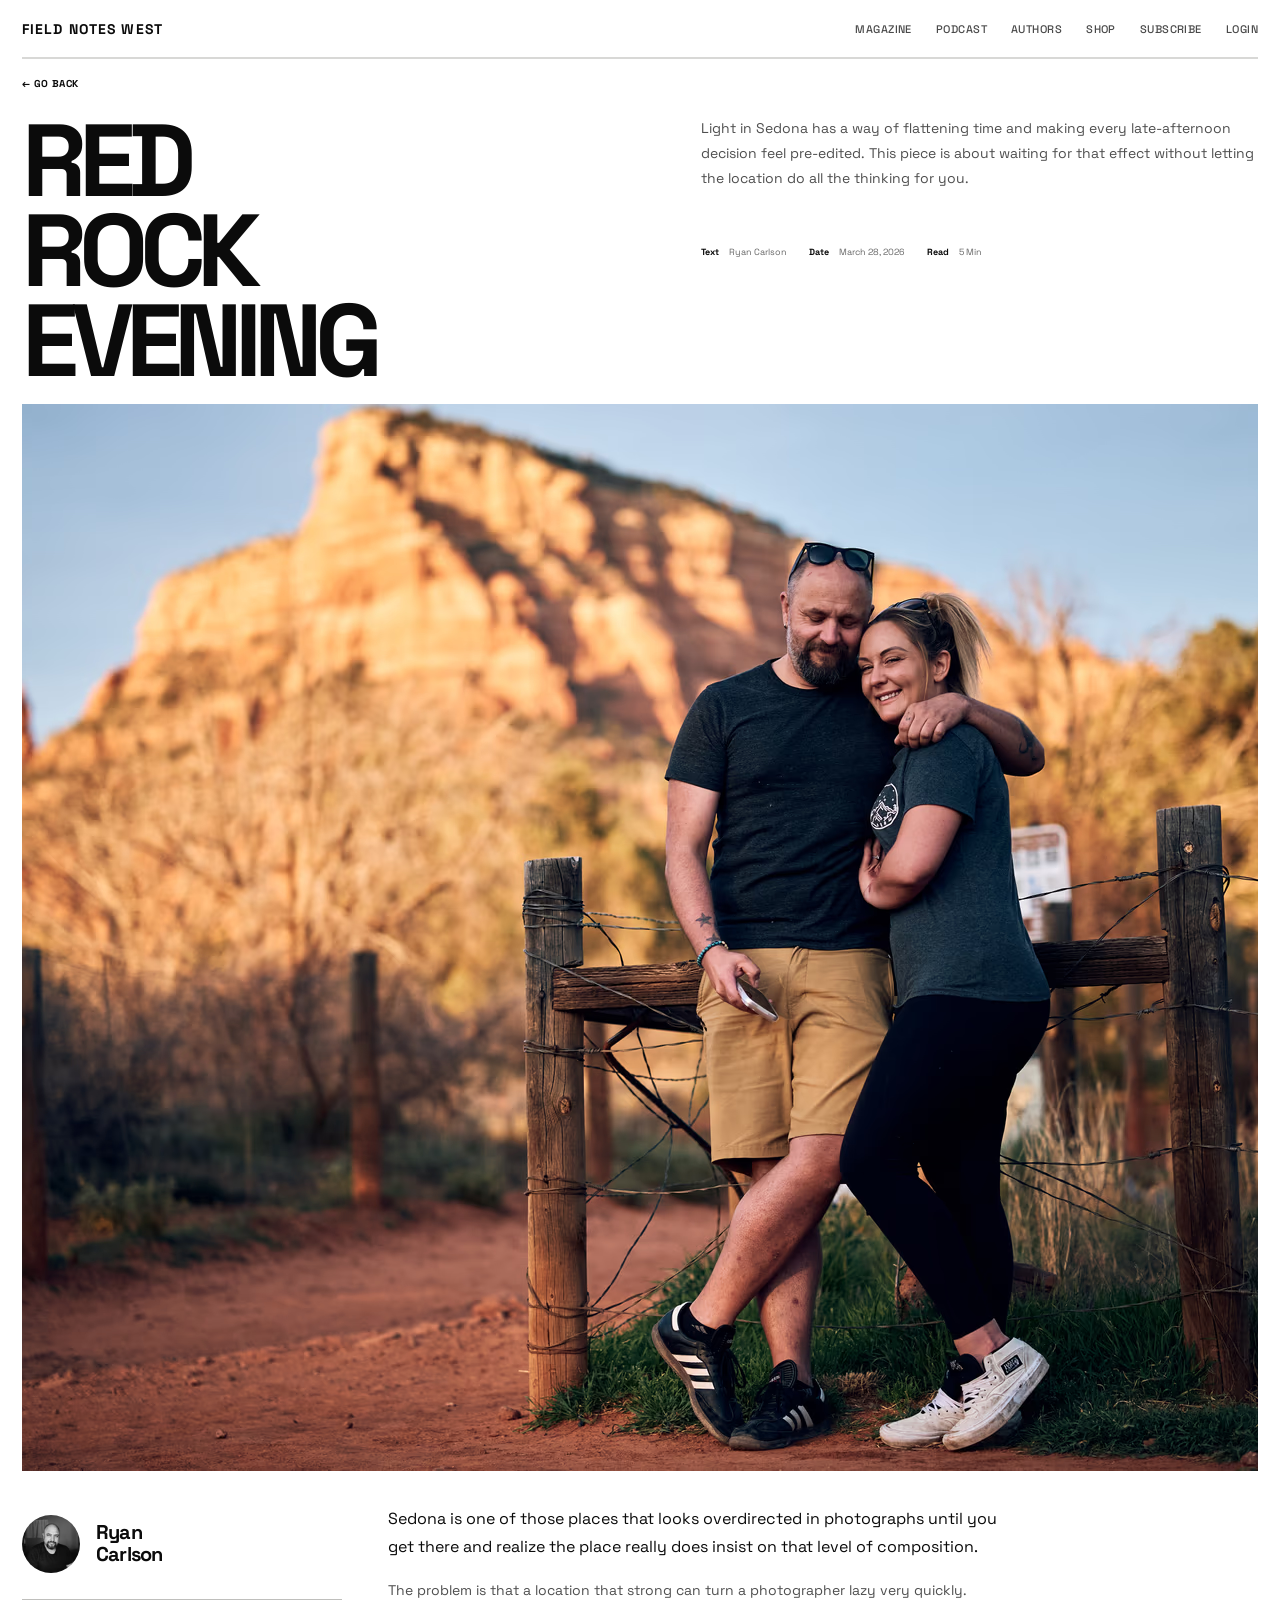
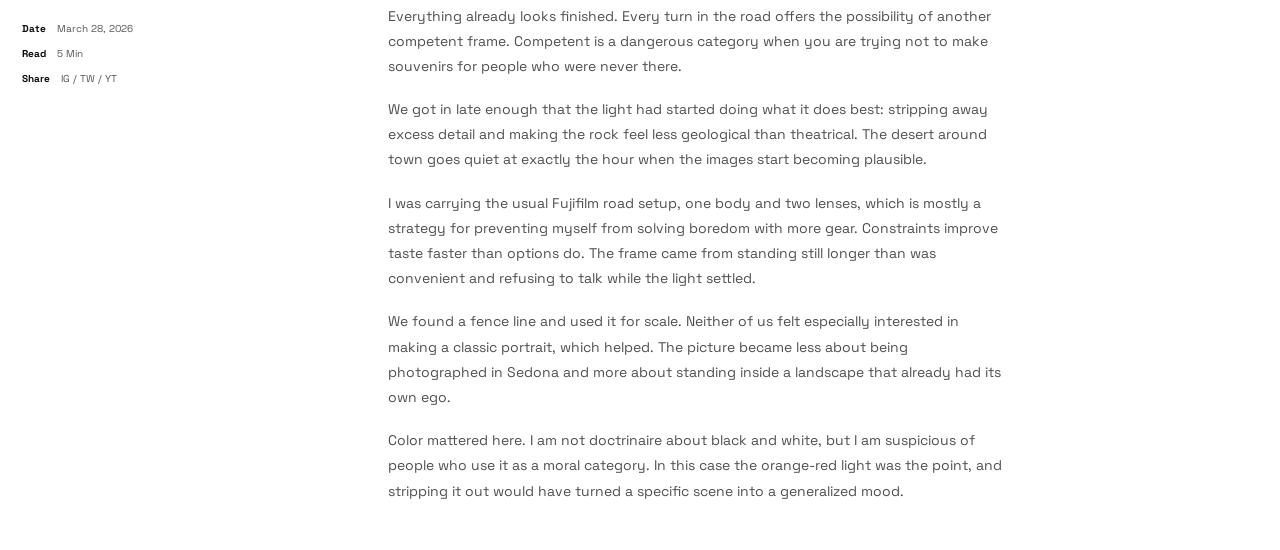
<file: pages/article-red-rock.html>
<!DOCTYPE html>
<html lang="en">
<head>
  <meta charset="UTF-8">
  <meta name="viewport" content="width=device-width, initial-scale=1.0">
  <title>Red Rock Evening — Field Notes West</title>
  <link rel="preconnect" href="https://fonts.googleapis.com">
  <link rel="preconnect" href="https://fonts.gstatic.com" crossorigin>
  <link href="https://fonts.googleapis.com/css2?family=Space+Grotesk:wght@400;500;700&display=swap" rel="stylesheet">
  <link rel="stylesheet" href="../css/styles.css">
  <link rel="preload" as="image" type="image/avif" href="../assets/optimized/DSCF4700-1600w.avif">
</head>
<body>
  <div class="page">
    <header class="topbar"><a href="../index.html" class="brand">Field Notes West</a><nav><ul class="nav-links"><li><a href="archive.html">Magazine</a></li><li><a href="podcast.html">Podcast</a></li><li><a href="authors.html">Authors</a></li><li><a href="shop.html">Shop</a></li><li><a href="subscribe.html">Subscribe</a></li><li><a href="login.html">Login</a></li></ul></nav></header>
    <section class="article-page">
      <a href="archive.html" class="eyebrow-link">← Go Back</a>
      <div class="article-head" style="margin-top: 26px;">
        <div><h1 class="article-title">Red rock evening</h1></div>
        <div class="article-deck"><p>Light in Sedona has a way of flattening time and making every late-afternoon decision feel pre-edited. This piece is about waiting for that effect without letting the location do all the thinking for you.</p><div class="article-meta"><span><strong>Text</strong> Ryan Carlson</span><span><strong>Date</strong> March 28, 2026</span><span><strong>Read</strong> 5 Min</span></div></div>
      </div>
      <picture>
              <source type="image/avif" srcset="../assets/optimized/DSCF4700-400w.avif 400w, ../assets/optimized/DSCF4700-800w.avif 800w, ../assets/optimized/DSCF4700-1200w.avif 1200w, ../assets/optimized/DSCF4700-1600w.avif 1600w" sizes="(max-width: 1440px) 100vw, 1440px">
              <source type="image/webp" srcset="../assets/optimized/DSCF4700-400w.webp 400w, ../assets/optimized/DSCF4700-800w.webp 800w, ../assets/optimized/DSCF4700-1200w.webp 1200w, ../assets/optimized/DSCF4700-1600w.webp 1600w" sizes="(max-width: 1440px) 100vw, 1440px">
              <img src="../assets/optimized/DSCF4700-1600w.jpg" alt="" width="1600" height="1067" fetchpriority="high" class="article-image">
            </picture>
      <div class="article-bottom">
        <aside class="author-rail"><div class="author-box"><picture>
              <source type="image/avif" srcset="../assets/optimized/author-120w.avif 120w, ../assets/optimized/author-240w.avif 240w" sizes="58px">
              <source type="image/webp" srcset="../assets/optimized/author-120w.webp 120w, ../assets/optimized/author-240w.webp 240w" sizes="58px">
              <img src="../assets/optimized/author-240w.jpg" alt="" width="240" height="240" loading="lazy">
            </picture><div><strong>Ryan<br>Carlson</strong></div></div><div class="mini-meta"><div><strong>Date</strong> March 28, 2026</div><div><strong>Read</strong> 5 Min</div><div><strong>Share</strong> IG / TW / YT</div></div></aside>
        <div class="rich-text">
          <p class="lead">Sedona is one of those places that looks overdirected in photographs until you get there and realize the place really does insist on that level of composition.</p>
          <p>The problem is that a location that strong can turn a photographer lazy very quickly. Everything already looks finished. Every turn in the road offers the possibility of another competent frame. Competent is a dangerous category when you are trying not to make souvenirs for people who were never there.</p>
          <p>We got in late enough that the light had started doing what it does best: stripping away excess detail and making the rock feel less geological than theatrical. The desert around town goes quiet at exactly the hour when the images start becoming plausible.</p>
          <p>I was carrying the usual Fujifilm road setup, one body and two lenses, which is mostly a strategy for preventing myself from solving boredom with more gear. Constraints improve taste faster than options do. The frame came from standing still longer than was convenient and refusing to talk while the light settled.</p>
          <p>We found a fence line and used it for scale. Neither of us felt especially interested in making a classic portrait, which helped. The picture became less about being photographed in Sedona and more about standing inside a landscape that already had its own ego.</p>
          <p>Color mattered here. I am not doctrinaire about black and white, but I am suspicious of people who use it as a moral category. In this case the orange-red light was the point, and stripping it out would have turned a specific scene into a generalized mood.</p>
        </div>
      </div>
    </section>
  </div>
</body>
</html>
</file>
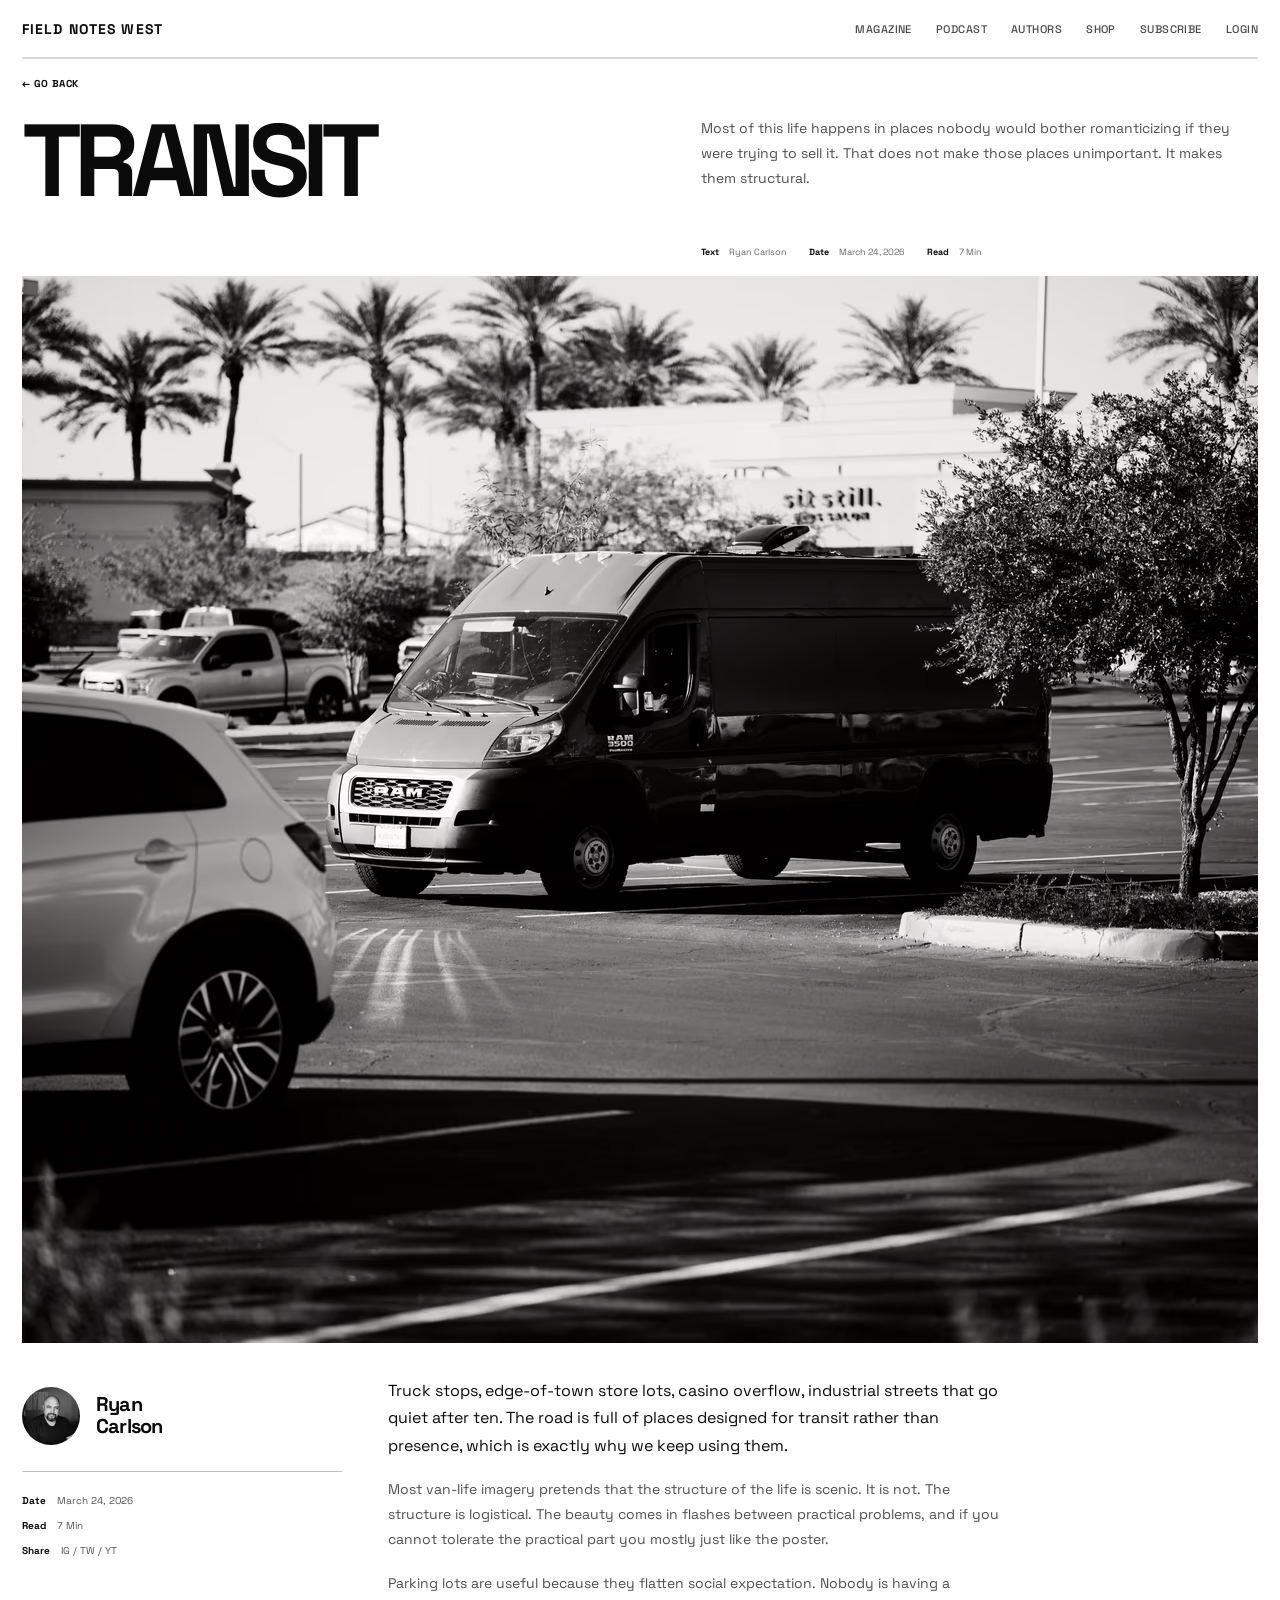
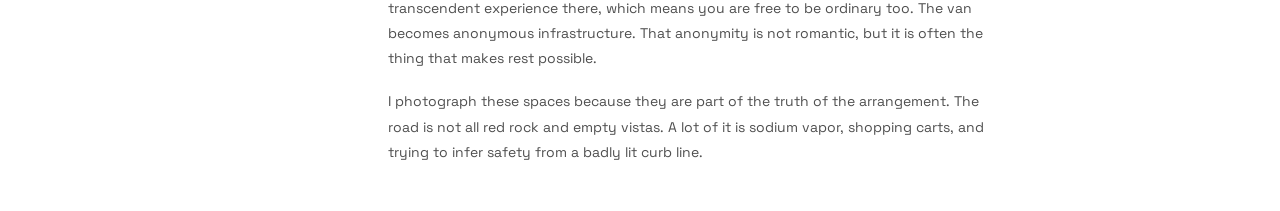
<file: pages/article-transit.html>
<!DOCTYPE html>
<html lang="en"><head><meta charset="UTF-8"><meta name="viewport" content="width=device-width, initial-scale=1.0"><title>Transit — Field Notes West</title><link rel="preconnect" href="https://fonts.googleapis.com"><link rel="preconnect" href="https://fonts.gstatic.com" crossorigin><link href="https://fonts.googleapis.com/css2?family=Space+Grotesk:wght@400;500;700&display=swap" rel="stylesheet"><link rel="stylesheet" href="../css/styles.css">  <link rel="preload" as="image" type="image/avif" href="../assets/optimized/DSCF4477-1-1600w.avif">
</head><body><div class="page"><header class="topbar"><a href="../index.html" class="brand">Field Notes West</a><nav><ul class="nav-links"><li><a href="archive.html">Magazine</a></li><li><a href="podcast.html">Podcast</a></li><li><a href="authors.html">Authors</a></li><li><a href="shop.html">Shop</a></li><li><a href="subscribe.html">Subscribe</a></li><li><a href="login.html">Login</a></li></ul></nav></header><section class="article-page"><a href="archive.html" class="eyebrow-link">← Go Back</a><div class="article-head" style="margin-top: 26px;"><div><h1 class="article-title">Transit</h1></div><div class="article-deck"><p>Most of this life happens in places nobody would bother romanticizing if they were trying to sell it. That does not make those places unimportant. It makes them structural.</p><div class="article-meta"><span><strong>Text</strong> Ryan Carlson</span><span><strong>Date</strong> March 24, 2026</span><span><strong>Read</strong> 7 Min</span></div></div></div><picture>
              <source type="image/avif" srcset="../assets/optimized/DSCF4477-1-400w.avif 400w, ../assets/optimized/DSCF4477-1-800w.avif 800w, ../assets/optimized/DSCF4477-1-1200w.avif 1200w, ../assets/optimized/DSCF4477-1-1600w.avif 1600w" sizes="(max-width: 1440px) 100vw, 1440px">
              <source type="image/webp" srcset="../assets/optimized/DSCF4477-1-400w.webp 400w, ../assets/optimized/DSCF4477-1-800w.webp 800w, ../assets/optimized/DSCF4477-1-1200w.webp 1200w, ../assets/optimized/DSCF4477-1-1600w.webp 1600w" sizes="(max-width: 1440px) 100vw, 1440px">
              <img src="../assets/optimized/DSCF4477-1-1600w.jpg" alt="" width="1600" height="1067" fetchpriority="high" class="article-image">
            </picture><div class="article-bottom"><aside class="author-rail"><div class="author-box"><picture>
              <source type="image/avif" srcset="../assets/optimized/author-120w.avif 120w, ../assets/optimized/author-240w.avif 240w" sizes="58px">
              <source type="image/webp" srcset="../assets/optimized/author-120w.webp 120w, ../assets/optimized/author-240w.webp 240w" sizes="58px">
              <img src="../assets/optimized/author-240w.jpg" alt="" width="240" height="240" loading="lazy">
            </picture><div><strong>Ryan<br>Carlson</strong></div></div><div class="mini-meta"><div><strong>Date</strong> March 24, 2026</div><div><strong>Read</strong> 7 Min</div><div><strong>Share</strong> IG / TW / YT</div></div></aside><div class="rich-text"><p class="lead">Truck stops, edge-of-town store lots, casino overflow, industrial streets that go quiet after ten. The road is full of places designed for transit rather than presence, which is exactly why we keep using them.</p><p>Most van-life imagery pretends that the structure of the life is scenic. It is not. The structure is logistical. The beauty comes in flashes between practical problems, and if you cannot tolerate the practical part you mostly just like the poster.</p><p>Parking lots are useful because they flatten social expectation. Nobody is having a transcendent experience there, which means you are free to be ordinary too. The van becomes anonymous infrastructure. That anonymity is not romantic, but it is often the thing that makes rest possible.</p><p>I photograph these spaces because they are part of the truth of the arrangement. The road is not all red rock and empty vistas. A lot of it is sodium vapor, shopping carts, and trying to infer safety from a badly lit curb line.</p></div></div></section></div></body></html>
</file>
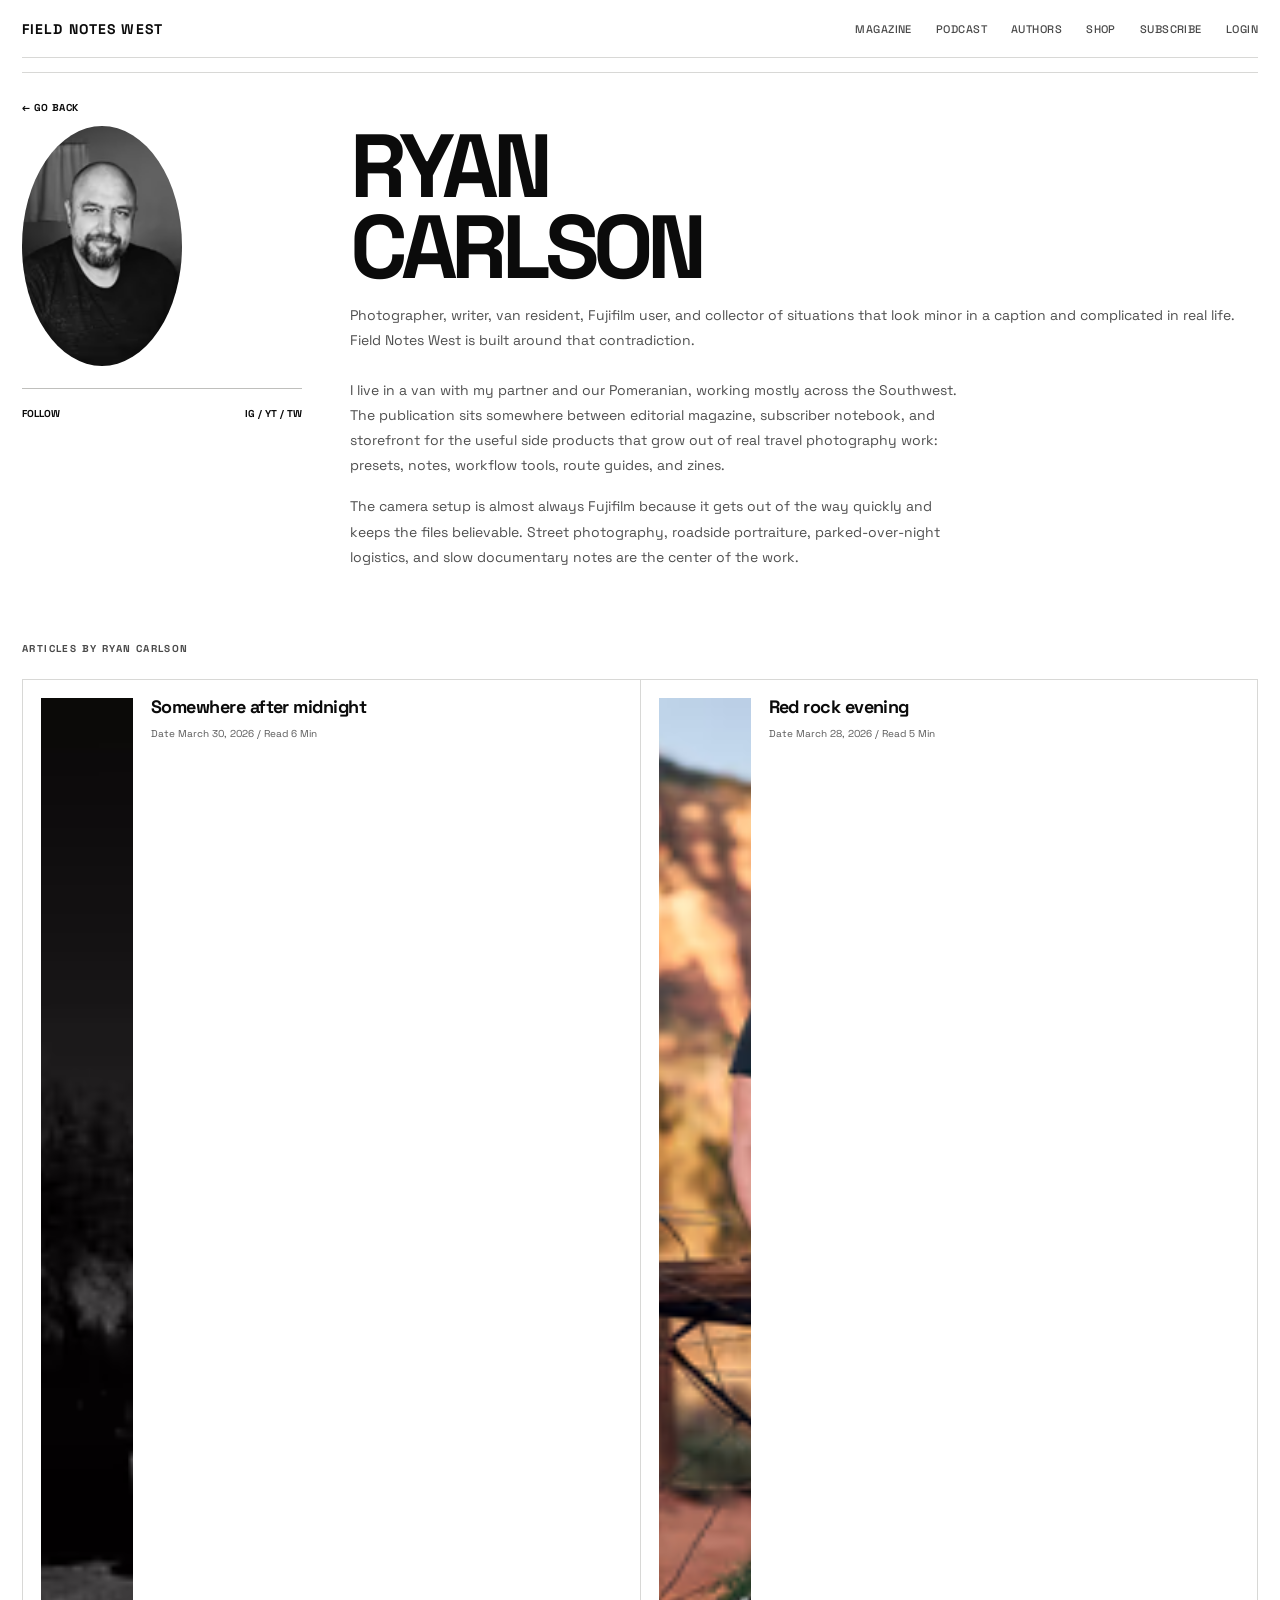
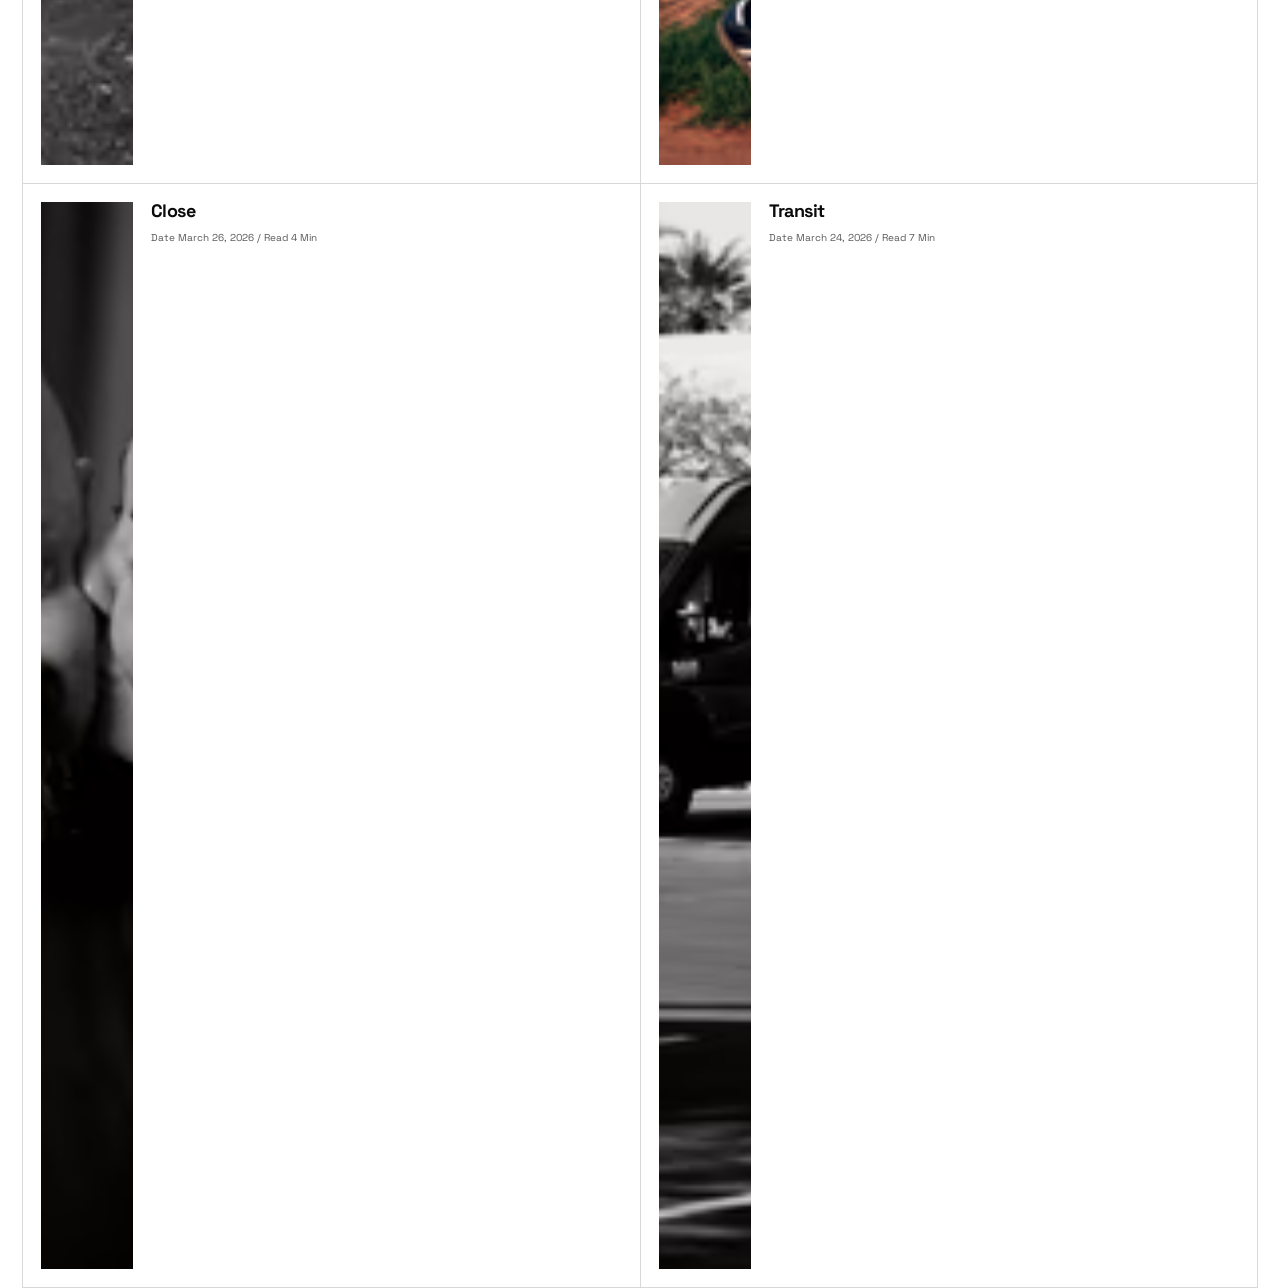
<file: pages/author-ryan.html>
<!DOCTYPE html>
<html lang="en"><head><meta charset="UTF-8"><meta name="viewport" content="width=device-width, initial-scale=1.0"><title>Ryan Carlson — Field Notes West</title><link rel="preconnect" href="https://fonts.googleapis.com"><link rel="preconnect" href="https://fonts.gstatic.com" crossorigin><link href="https://fonts.googleapis.com/css2?family=Space+Grotesk:wght@400;500;700&display=swap" rel="stylesheet"><link rel="stylesheet" href="../css/styles.css"></head><body><div class="page"><header class="topbar"><a href="../index.html" class="brand">Field Notes West</a><nav><ul class="nav-links"><li><a href="archive.html">Magazine</a></li><li><a href="podcast.html">Podcast</a></li><li><a href="authors.html">Authors</a></li><li><a href="shop.html">Shop</a></li><li><a href="subscribe.html">Subscribe</a></li><li><a href="login.html">Login</a></li></ul></nav></header><section class="profile"><a href="authors.html" class="eyebrow-link">← Go Back</a><div class="profile-hero"><div><picture>
              <source type="image/avif" srcset="../assets/optimized/author-120w.avif 120w, ../assets/optimized/author-240w.avif 240w" sizes="160px">
              <source type="image/webp" srcset="../assets/optimized/author-120w.webp 120w, ../assets/optimized/author-240w.webp 240w" sizes="160px">
              <img src="../assets/optimized/author-240w.jpg" alt="" width="240" height="240" loading="lazy" class="profile-portrait">
            </picture><div class="follow-row"><span>Follow</span><span>IG / YT / TW</span></div></div><div><h1 class="profile-title">Ryan Carlson</h1><p class="profile-lead">Photographer, writer, van resident, Fujifilm user, and collector of situations that look minor in a caption and complicated in real life. Field Notes West is built around that contradiction.</p><div class="profile-body"><p>I live in a van with my partner and our Pomeranian, working mostly across the Southwest. The publication sits somewhere between editorial magazine, subscriber notebook, and storefront for the useful side products that grow out of real travel photography work: presets, notes, workflow tools, route guides, and zines.</p><p>The camera setup is almost always Fujifilm because it gets out of the way quickly and keeps the files believable. Street photography, roadside portraiture, parked-over-night logistics, and slow documentary notes are the center of the work.</p></div></div></div><div class="section-label" style="margin-bottom: 16px;">Articles by Ryan Carlson</div><section class="article-list"><a href="article-midnight.html" class="article-list-item"><picture>
              <source type="image/avif" srcset="../assets/optimized/DSCF4422-1-400w.avif 400w, ../assets/optimized/DSCF4422-1-800w.avif 800w, ../assets/optimized/DSCF4422-1-1200w.avif 1200w, ../assets/optimized/DSCF4422-1-1600w.avif 1600w" sizes="92px">
              <source type="image/webp" srcset="../assets/optimized/DSCF4422-1-400w.webp 400w, ../assets/optimized/DSCF4422-1-800w.webp 800w, ../assets/optimized/DSCF4422-1-1200w.webp 1200w, ../assets/optimized/DSCF4422-1-1600w.webp 1600w" sizes="92px">
              <img src="../assets/optimized/DSCF4422-1-1600w.jpg" alt="" width="1600" height="1067" loading="lazy">
            </picture><div><h3>Somewhere after midnight</h3><p>Date March 30, 2026 / Read 6 Min</p></div></a><a href="article-red-rock.html" class="article-list-item"><picture>
              <source type="image/avif" srcset="../assets/optimized/DSCF4700-400w.avif 400w, ../assets/optimized/DSCF4700-800w.avif 800w, ../assets/optimized/DSCF4700-1200w.avif 1200w, ../assets/optimized/DSCF4700-1600w.avif 1600w" sizes="92px">
              <source type="image/webp" srcset="../assets/optimized/DSCF4700-400w.webp 400w, ../assets/optimized/DSCF4700-800w.webp 800w, ../assets/optimized/DSCF4700-1200w.webp 1200w, ../assets/optimized/DSCF4700-1600w.webp 1600w" sizes="92px">
              <img src="../assets/optimized/DSCF4700-1600w.jpg" alt="" width="1600" height="1067" loading="lazy">
            </picture><div><h3>Red rock evening</h3><p>Date March 28, 2026 / Read 5 Min</p></div></a><a href="article-close.html" class="article-list-item"><picture>
              <source type="image/avif" srcset="../assets/optimized/DSCF4604-1-400w.avif 400w, ../assets/optimized/DSCF4604-1-800w.avif 800w, ../assets/optimized/DSCF4604-1-1200w.avif 1200w, ../assets/optimized/DSCF4604-1-1600w.avif 1600w" sizes="92px">
              <source type="image/webp" srcset="../assets/optimized/DSCF4604-1-400w.webp 400w, ../assets/optimized/DSCF4604-1-800w.webp 800w, ../assets/optimized/DSCF4604-1-1200w.webp 1200w, ../assets/optimized/DSCF4604-1-1600w.webp 1600w" sizes="92px">
              <img src="../assets/optimized/DSCF4604-1-1600w.jpg" alt="" width="1600" height="1067" loading="lazy">
            </picture><div><h3>Close</h3><p>Date March 26, 2026 / Read 4 Min</p></div></a><a href="article-transit.html" class="article-list-item"><picture>
              <source type="image/avif" srcset="../assets/optimized/DSCF4477-1-400w.avif 400w, ../assets/optimized/DSCF4477-1-800w.avif 800w, ../assets/optimized/DSCF4477-1-1200w.avif 1200w, ../assets/optimized/DSCF4477-1-1600w.avif 1600w" sizes="92px">
              <source type="image/webp" srcset="../assets/optimized/DSCF4477-1-400w.webp 400w, ../assets/optimized/DSCF4477-1-800w.webp 800w, ../assets/optimized/DSCF4477-1-1200w.webp 1200w, ../assets/optimized/DSCF4477-1-1600w.webp 1600w" sizes="92px">
              <img src="../assets/optimized/DSCF4477-1-1600w.jpg" alt="" width="1600" height="1067" loading="lazy">
            </picture><div><h3>Transit</h3><p>Date March 24, 2026 / Read 7 Min</p></div></a></section></section></div></body></html>
</file>
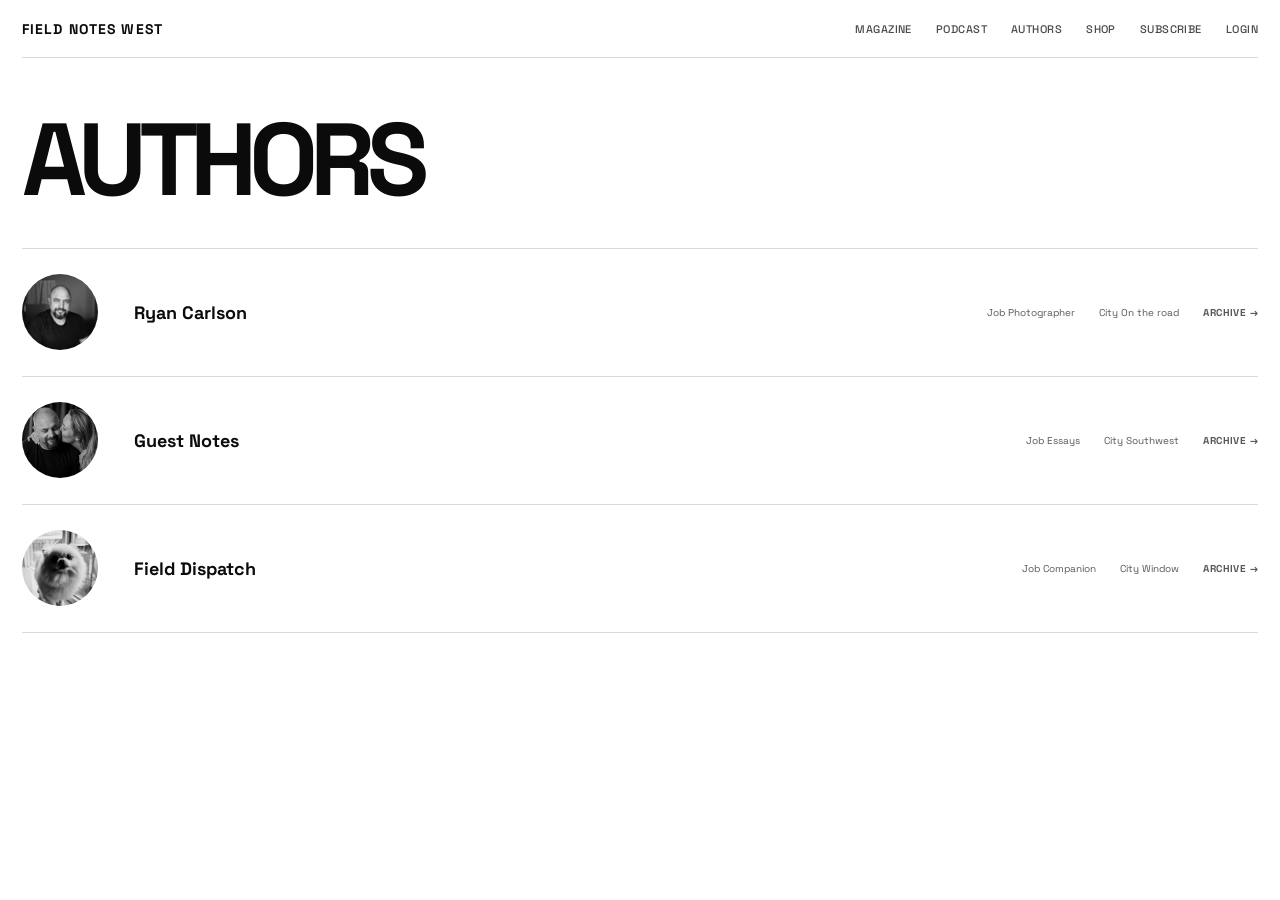
<file: pages/authors.html>
<!DOCTYPE html>
<html lang="en">
<head>
  <meta charset="UTF-8">
  <meta name="viewport" content="width=device-width, initial-scale=1.0">
  <title>Authors — Field Notes West</title>
  <link rel="preconnect" href="https://fonts.googleapis.com">
  <link rel="preconnect" href="https://fonts.gstatic.com" crossorigin>
  <link href="https://fonts.googleapis.com/css2?family=Space+Grotesk:wght@400;500;700&display=swap" rel="stylesheet">
  <link rel="stylesheet" href="../css/styles.css">
</head>
<body>
  <div class="page">
    <header class="topbar"><a href="../index.html" class="brand">Field Notes West</a><nav><ul class="nav-links"><li><a href="archive.html">Magazine</a></li><li><a href="podcast.html">Podcast</a></li><li><a href="authors.html">Authors</a></li><li><a href="shop.html">Shop</a></li><li><a href="subscribe.html">Subscribe</a></li><li><a href="login.html">Login</a></li></ul></nav></header>
    <section class="hero-spacing"><h1 class="section-title">Authors</h1></section>
    <section class="list-page">
      <div class="list-row"><picture>
              <source type="image/avif" srcset="../assets/optimized/author-120w.avif 120w, ../assets/optimized/author-240w.avif 240w" sizes="76px">
              <source type="image/webp" srcset="../assets/optimized/author-120w.webp 120w, ../assets/optimized/author-240w.webp 240w" sizes="76px">
              <img src="../assets/optimized/author-240w.jpg" alt="" width="240" height="240" loading="lazy" class="list-avatar">
            </picture><a href="author-ryan.html" class="list-name">Ryan Carlson</a><small>Job Photographer</small><small>City On the road</small><a href="author-ryan.html" class="archive-link">Archive →</a></div>
      <div class="list-row"><picture>
              <source type="image/avif" srcset="../assets/optimized/DSCF4604-1-400w.avif 400w, ../assets/optimized/DSCF4604-1-800w.avif 800w, ../assets/optimized/DSCF4604-1-1200w.avif 1200w, ../assets/optimized/DSCF4604-1-1600w.avif 1600w" sizes="(max-width: 720px) 100vw, (max-width: 1100px) 50vw, 33vw">
              <source type="image/webp" srcset="../assets/optimized/DSCF4604-1-400w.webp 400w, ../assets/optimized/DSCF4604-1-800w.webp 800w, ../assets/optimized/DSCF4604-1-1200w.webp 1200w, ../assets/optimized/DSCF4604-1-1600w.webp 1600w" sizes="(max-width: 720px) 100vw, (max-width: 1100px) 50vw, 33vw">
              <img src="../assets/optimized/DSCF4604-1-1600w.jpg" alt="" width="1600" height="1067" loading="lazy" class="list-avatar">
            </picture><a href="author-ryan.html" class="list-name">Guest Notes</a><small>Job Essays</small><small>City Southwest</small><a href="author-ryan.html" class="archive-link">Archive →</a></div>
      <div class="list-row"><picture>
              <source type="image/avif" srcset="../assets/optimized/DSCF4402-1-400w.avif 400w, ../assets/optimized/DSCF4402-1-800w.avif 800w, ../assets/optimized/DSCF4402-1-1200w.avif 1200w, ../assets/optimized/DSCF4402-1-1600w.avif 1600w" sizes="(max-width: 720px) 100vw, (max-width: 1100px) 50vw, 33vw">
              <source type="image/webp" srcset="../assets/optimized/DSCF4402-1-400w.webp 400w, ../assets/optimized/DSCF4402-1-800w.webp 800w, ../assets/optimized/DSCF4402-1-1200w.webp 1200w, ../assets/optimized/DSCF4402-1-1600w.webp 1600w" sizes="(max-width: 720px) 100vw, (max-width: 1100px) 50vw, 33vw">
              <img src="../assets/optimized/DSCF4402-1-1600w.jpg" alt="" width="1600" height="1067" loading="lazy" class="list-avatar">
            </picture><a href="author-ryan.html" class="list-name">Field Dispatch</a><small>Job Companion</small><small>City Window</small><a href="author-ryan.html" class="archive-link">Archive →</a></div>
    </section>
  </div>
</body>
</html>
</file>
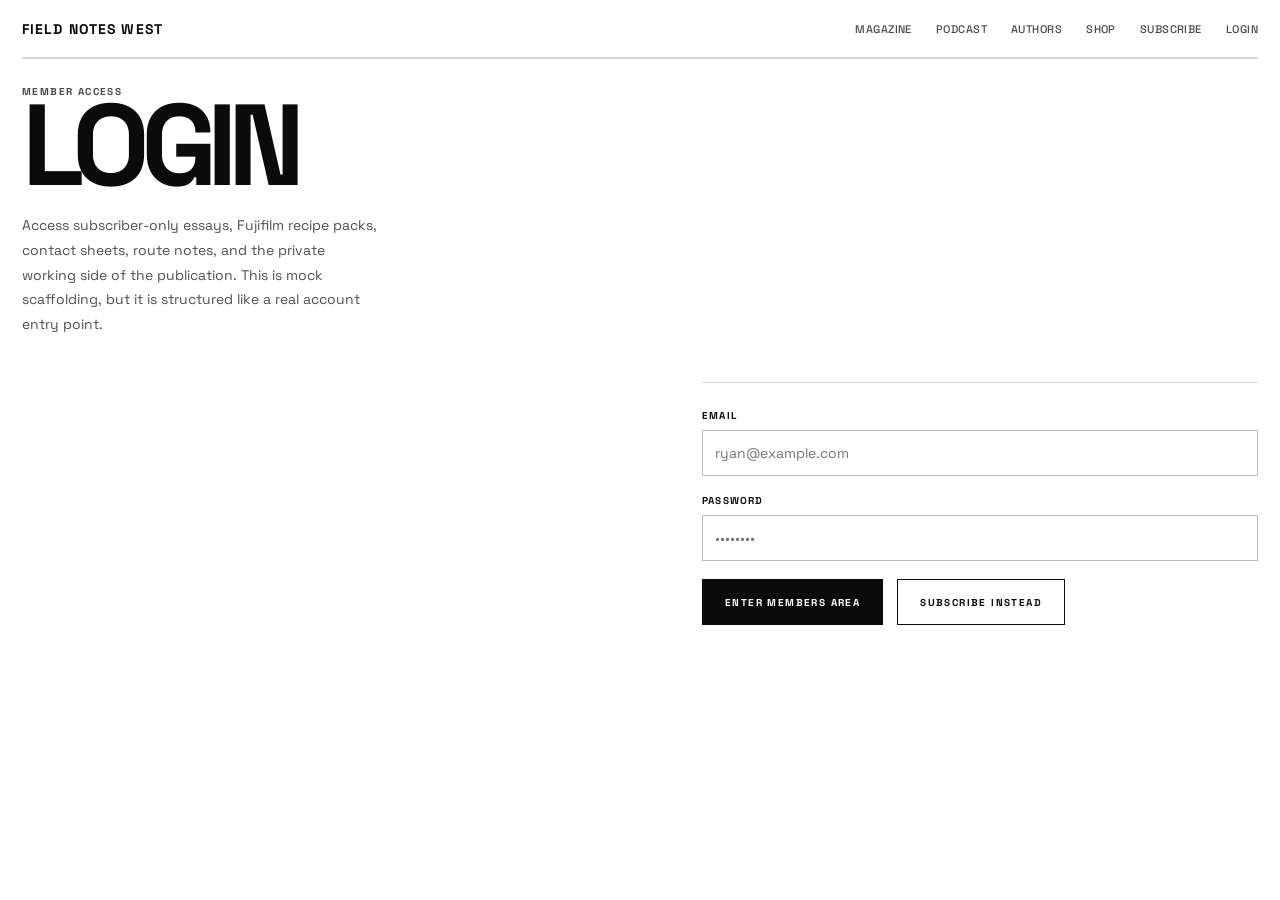
<file: pages/login.html>
<!DOCTYPE html>
<html lang="en"><head><meta charset="UTF-8"><meta name="viewport" content="width=device-width, initial-scale=1.0"><title>Login — Field Notes West</title><link rel="preconnect" href="https://fonts.googleapis.com"><link rel="preconnect" href="https://fonts.gstatic.com" crossorigin><link href="https://fonts.googleapis.com/css2?family=Space+Grotesk:wght@400;500;700&display=swap" rel="stylesheet"><link rel="stylesheet" href="../css/styles.css"></head><body><div class="page"><header class="topbar"><a href="../index.html" class="brand">Field Notes West</a><nav><ul class="nav-links"><li><a href="archive.html">Magazine</a></li><li><a href="podcast.html">Podcast</a></li><li><a href="authors.html">Authors</a></li><li><a href="shop.html">Shop</a></li><li><a href="subscribe.html">Subscribe</a></li><li><a href="login.html">Login</a></li></ul></nav></header><section class="form-page"><div class="form-layout"><div class="form-copy"><div class="section-label">Member access</div><h1 class="form-title">Login</h1><p>Access subscriber-only essays, Fujifilm recipe packs, contact sheets, route notes, and the private working side of the publication. This is mock scaffolding, but it is structured like a real account entry point.</p></div><form class="form-panel" action="members.html"><div class="field"><label>Email</label><input type="email" placeholder="ryan@example.com"></div><div class="field"><label>Password</label><input type="password" placeholder="••••••••"></div><div class="submit-row"><button class="btn" type="submit">Enter members area</button><a href="subscribe.html" class="btn secondary">Subscribe instead</a></div></form></div></section></div></body></html>
</file>
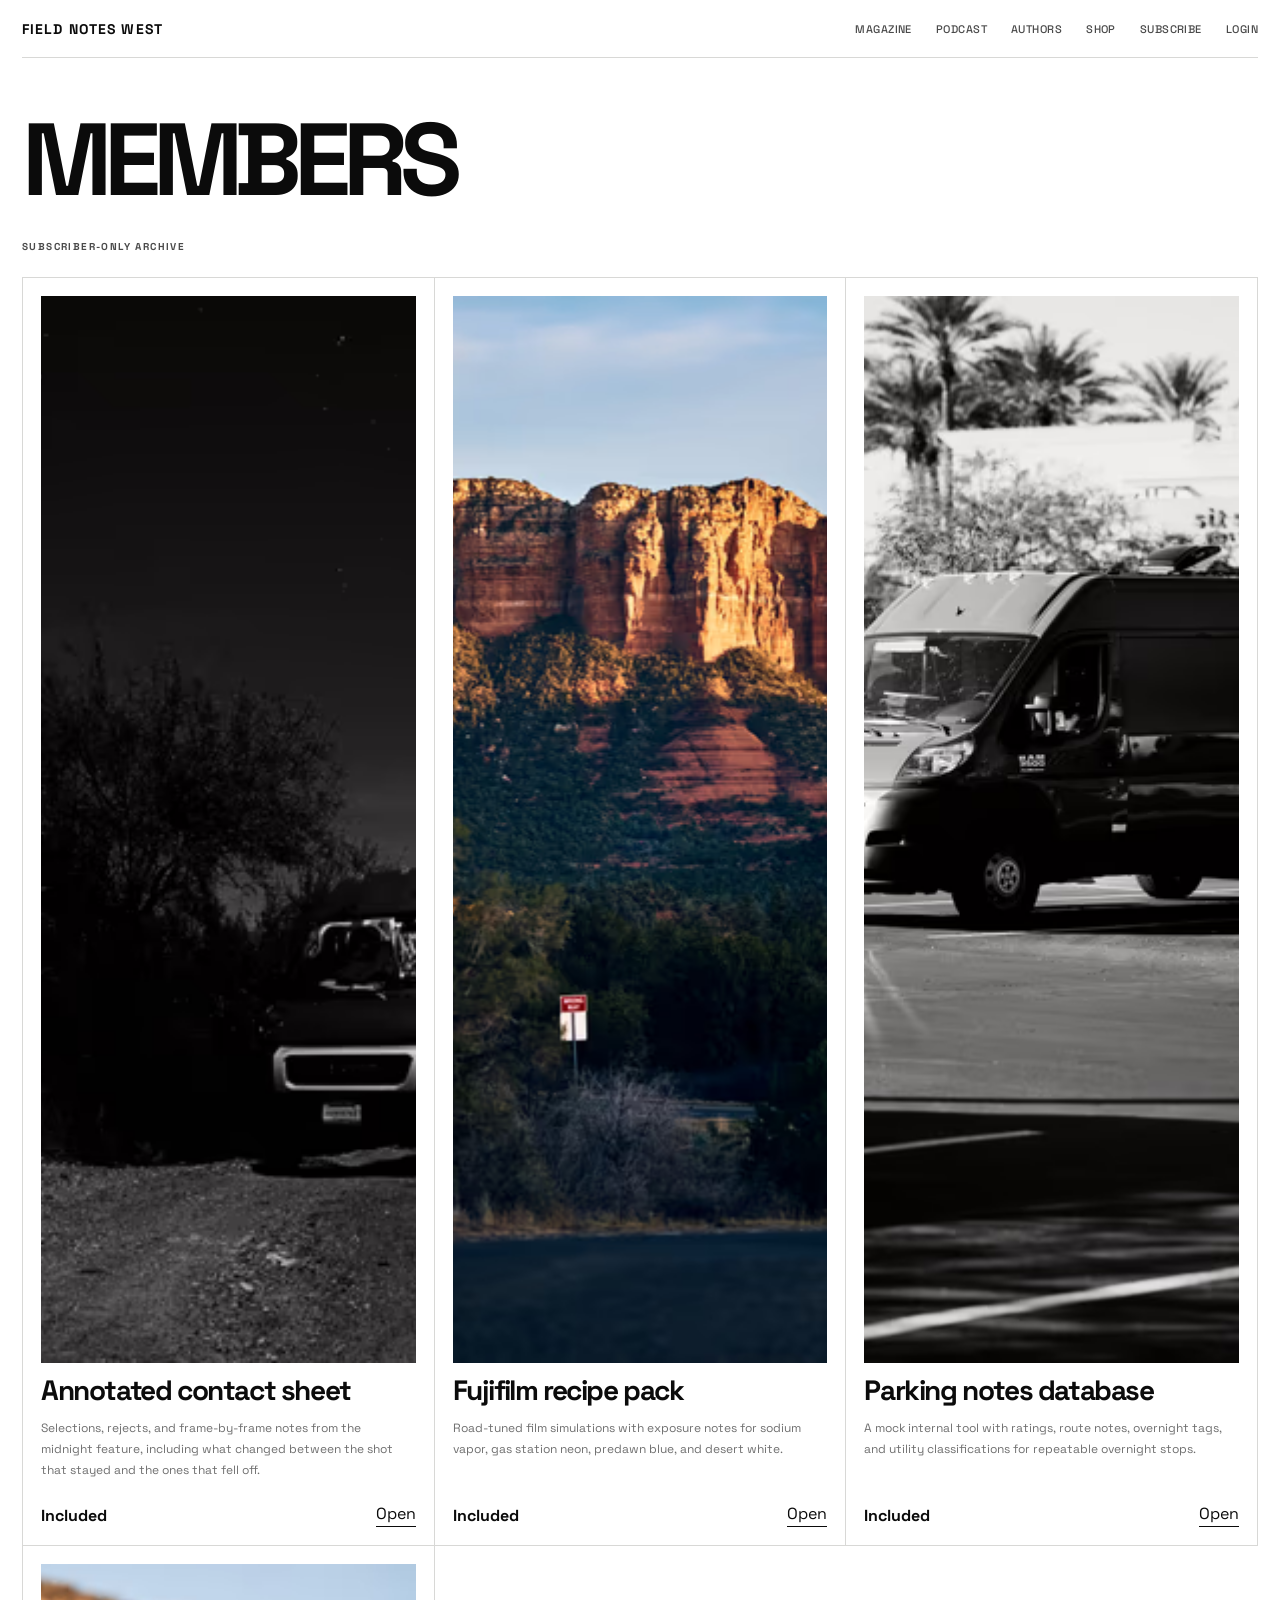
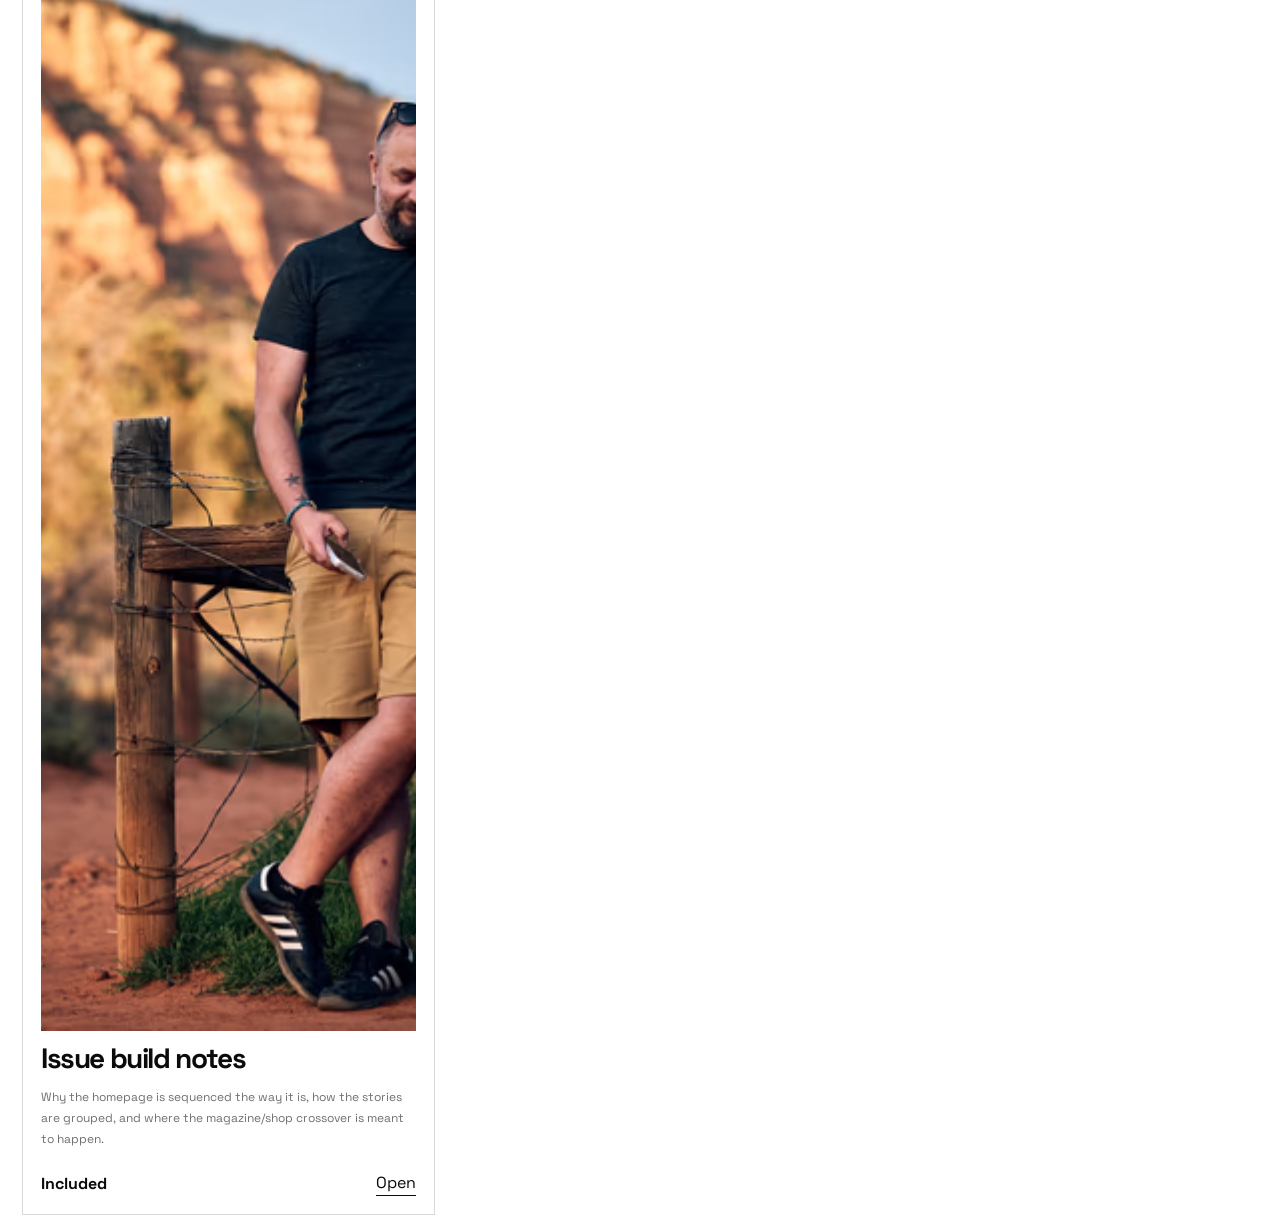
<file: pages/members.html>
<!DOCTYPE html>
<html lang="en"><head><meta charset="UTF-8"><meta name="viewport" content="width=device-width, initial-scale=1.0"><title>Members — Field Notes West</title><link rel="preconnect" href="https://fonts.googleapis.com"><link rel="preconnect" href="https://fonts.gstatic.com" crossorigin><link href="https://fonts.googleapis.com/css2?family=Space+Grotesk:wght@400;500;700&display=swap" rel="stylesheet"><link rel="stylesheet" href="../css/styles.css"></head><body><div class="page"><header class="topbar"><a href="../index.html" class="brand">Field Notes West</a><nav><ul class="nav-links"><li><a href="archive.html">Magazine</a></li><li><a href="podcast.html">Podcast</a></li><li><a href="authors.html">Authors</a></li><li><a href="shop.html">Shop</a></li><li><a href="subscribe.html">Subscribe</a></li><li><a href="login.html">Login</a></li></ul></nav></header><section class="hero-spacing"><h1 class="section-title">Members</h1></section><div class="section-label" style="margin-top: 14px;">Subscriber-only archive</div><section class="product-grid"><article class="product-card"><picture>
              <source type="image/avif" srcset="../assets/optimized/DSCF4422-1-400w.avif 400w, ../assets/optimized/DSCF4422-1-800w.avif 800w, ../assets/optimized/DSCF4422-1-1200w.avif 1200w, ../assets/optimized/DSCF4422-1-1600w.avif 1600w" sizes="(max-width: 720px) 100vw, (max-width: 1100px) 50vw, 33vw">
              <source type="image/webp" srcset="../assets/optimized/DSCF4422-1-400w.webp 400w, ../assets/optimized/DSCF4422-1-800w.webp 800w, ../assets/optimized/DSCF4422-1-1200w.webp 1200w, ../assets/optimized/DSCF4422-1-1600w.webp 1600w" sizes="(max-width: 720px) 100vw, (max-width: 1100px) 50vw, 33vw">
              <img src="../assets/optimized/DSCF4422-1-1600w.jpg" alt="" width="1600" height="1067" loading="lazy">
            </picture><h3>Annotated contact sheet</h3><p>Selections, rejects, and frame-by-frame notes from the midnight feature, including what changed between the shot that stayed and the ones that fell off.</p><div class="price-row"><strong>Included</strong><a href="login.html" class="simple-link">Open</a></div></article><article class="product-card"><picture>
              <source type="image/avif" srcset="../assets/optimized/DSCF4713-400w.avif 400w, ../assets/optimized/DSCF4713-800w.avif 800w, ../assets/optimized/DSCF4713-1200w.avif 1200w, ../assets/optimized/DSCF4713-1600w.avif 1600w" sizes="(max-width: 720px) 100vw, (max-width: 1100px) 50vw, 33vw">
              <source type="image/webp" srcset="../assets/optimized/DSCF4713-400w.webp 400w, ../assets/optimized/DSCF4713-800w.webp 800w, ../assets/optimized/DSCF4713-1200w.webp 1200w, ../assets/optimized/DSCF4713-1600w.webp 1600w" sizes="(max-width: 720px) 100vw, (max-width: 1100px) 50vw, 33vw">
              <img src="../assets/optimized/DSCF4713-1600w.jpg" alt="" width="1600" height="1067" loading="lazy">
            </picture><h3>Fujifilm recipe pack</h3><p>Road-tuned film simulations with exposure notes for sodium vapor, gas station neon, predawn blue, and desert white.</p><div class="price-row"><strong>Included</strong><a href="login.html" class="simple-link">Open</a></div></article><article class="product-card"><picture>
              <source type="image/avif" srcset="../assets/optimized/DSCF4477-1-400w.avif 400w, ../assets/optimized/DSCF4477-1-800w.avif 800w, ../assets/optimized/DSCF4477-1-1200w.avif 1200w, ../assets/optimized/DSCF4477-1-1600w.avif 1600w" sizes="(max-width: 720px) 100vw, (max-width: 1100px) 50vw, 33vw">
              <source type="image/webp" srcset="../assets/optimized/DSCF4477-1-400w.webp 400w, ../assets/optimized/DSCF4477-1-800w.webp 800w, ../assets/optimized/DSCF4477-1-1200w.webp 1200w, ../assets/optimized/DSCF4477-1-1600w.webp 1600w" sizes="(max-width: 720px) 100vw, (max-width: 1100px) 50vw, 33vw">
              <img src="../assets/optimized/DSCF4477-1-1600w.jpg" alt="" width="1600" height="1067" loading="lazy">
            </picture><h3>Parking notes database</h3><p>A mock internal tool with ratings, route notes, overnight tags, and utility classifications for repeatable overnight stops.</p><div class="price-row"><strong>Included</strong><a href="login.html" class="simple-link">Open</a></div></article><article class="product-card"><picture>
              <source type="image/avif" srcset="../assets/optimized/DSCF4700-400w.avif 400w, ../assets/optimized/DSCF4700-800w.avif 800w, ../assets/optimized/DSCF4700-1200w.avif 1200w, ../assets/optimized/DSCF4700-1600w.avif 1600w" sizes="(max-width: 720px) 100vw, (max-width: 1100px) 50vw, 33vw">
              <source type="image/webp" srcset="../assets/optimized/DSCF4700-400w.webp 400w, ../assets/optimized/DSCF4700-800w.webp 800w, ../assets/optimized/DSCF4700-1200w.webp 1200w, ../assets/optimized/DSCF4700-1600w.webp 1600w" sizes="(max-width: 720px) 100vw, (max-width: 1100px) 50vw, 33vw">
              <img src="../assets/optimized/DSCF4700-1600w.jpg" alt="" width="1600" height="1067" loading="lazy">
            </picture><h3>Issue build notes</h3><p>Why the homepage is sequenced the way it is, how the stories are grouped, and where the magazine/shop crossover is meant to happen.</p><div class="price-row"><strong>Included</strong><a href="login.html" class="simple-link">Open</a></div></article></section></div></body></html>
</file>
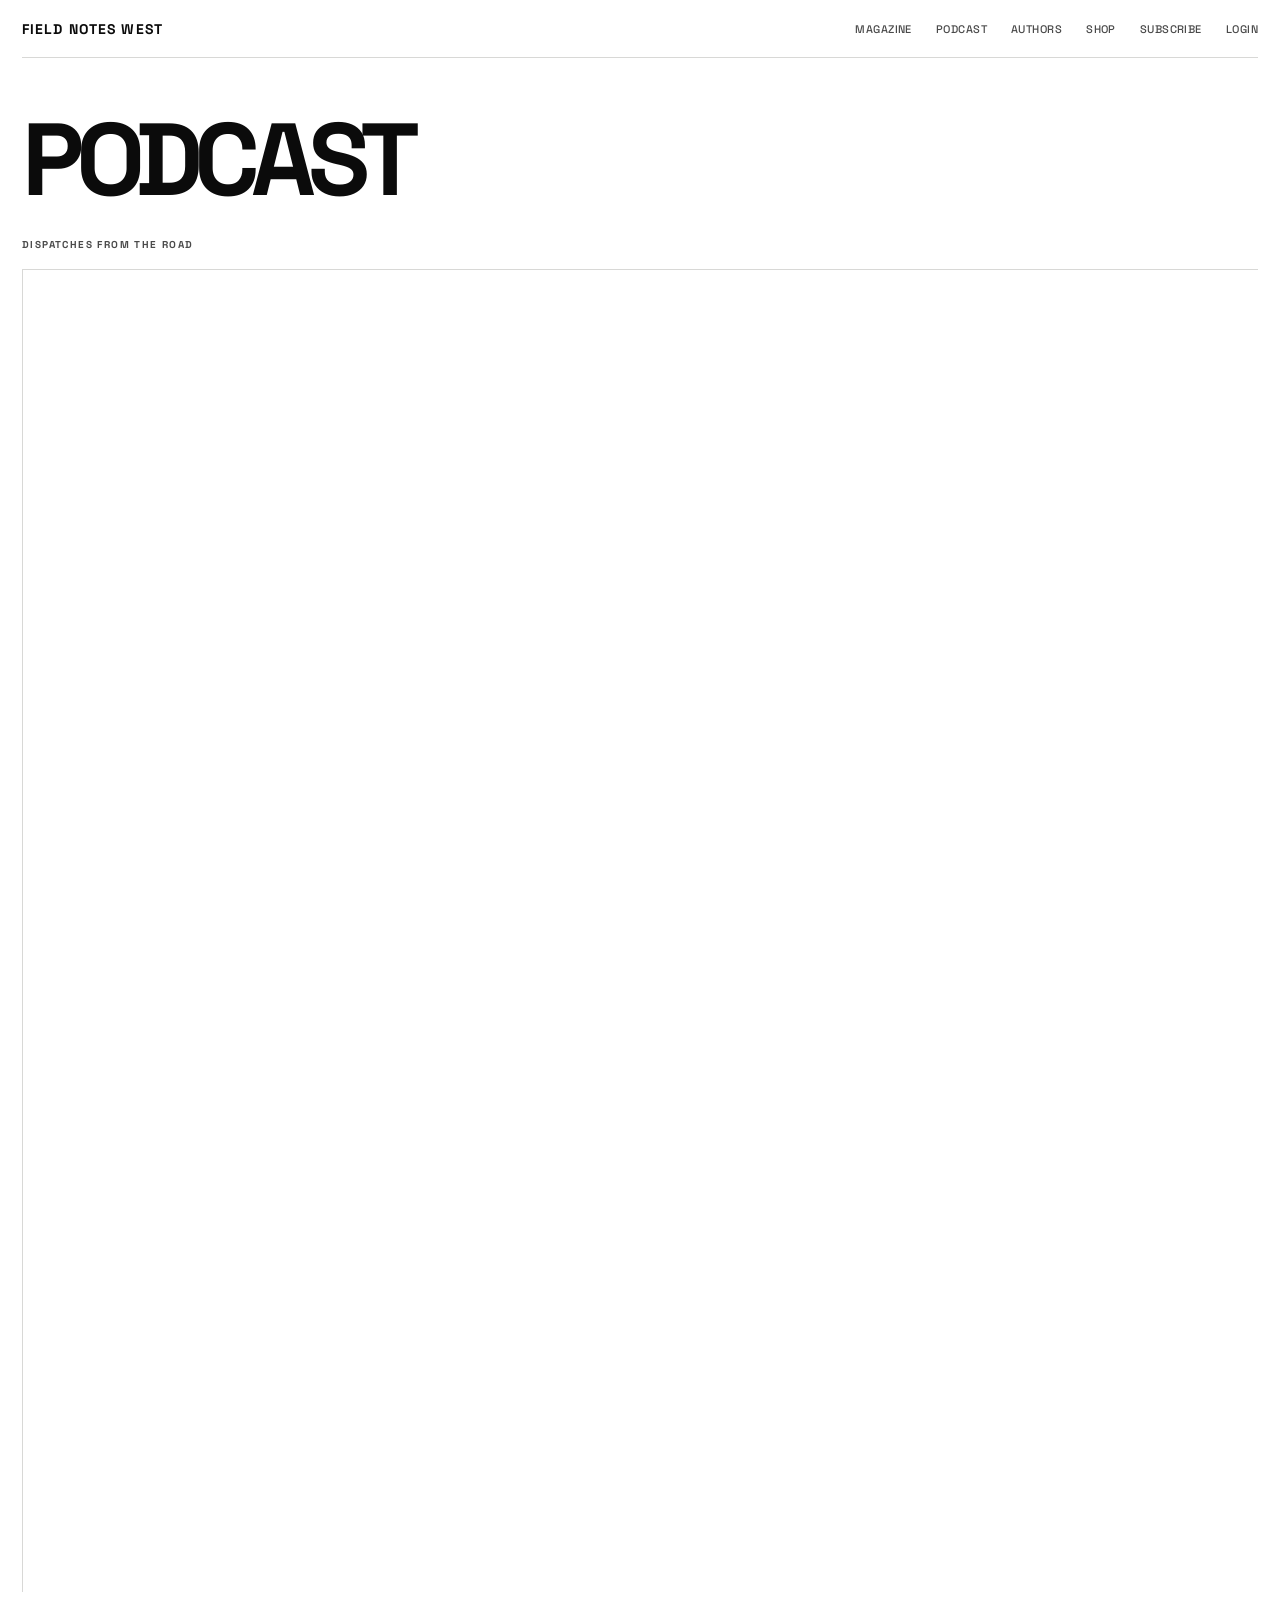
<file: pages/podcast.html>
<!DOCTYPE html>
<html lang="en"><head><meta charset="UTF-8"><meta name="viewport" content="width=device-width, initial-scale=1.0"><title>Podcast — Field Notes West</title><link rel="preconnect" href="https://fonts.googleapis.com"><link rel="preconnect" href="https://fonts.gstatic.com" crossorigin><link href="https://fonts.googleapis.com/css2?family=Space+Grotesk:wght@400;500;700&display=swap" rel="stylesheet"><link rel="stylesheet" href="../css/styles.css"></head><body><div class="page"><header class="topbar"><a href="../index.html" class="brand">Field Notes West</a><nav><ul class="nav-links"><li><a href="archive.html">Magazine</a></li><li><a href="podcast.html">Podcast</a></li><li><a href="authors.html">Authors</a></li><li><a href="shop.html">Shop</a></li><li><a href="subscribe.html">Subscribe</a></li><li><a href="login.html">Login</a></li></ul></nav></header><section class="hero-spacing"><h1 class="section-title">Podcast</h1></section><div class="section-label" style="margin: 12px 0 18px;">Dispatches from the road</div><section class="grid"><article class="card"><div class="card-top"><span class="card-date">Episode 05</span><span class="card-tag">Road Notes</span></div><a href="podcast.html" class="card-image"><picture>
              <source type="image/avif" srcset="../assets/optimized/DSCF4477-1-400w.avif 400w, ../assets/optimized/DSCF4477-1-800w.avif 800w, ../assets/optimized/DSCF4477-1-1200w.avif 1200w, ../assets/optimized/DSCF4477-1-1600w.avif 1600w" sizes="(max-width: 720px) 100vw, (max-width: 1100px) 50vw, 33vw">
              <source type="image/webp" srcset="../assets/optimized/DSCF4477-1-400w.webp 400w, ../assets/optimized/DSCF4477-1-800w.webp 800w, ../assets/optimized/DSCF4477-1-1200w.webp 1200w, ../assets/optimized/DSCF4477-1-1600w.webp 1600w" sizes="(max-width: 720px) 100vw, (max-width: 1100px) 50vw, 33vw">
              <img src="../assets/optimized/DSCF4477-1-1600w.jpg" alt="" width="1600" height="1067" loading="lazy">
            </picture></a><div class="card-body"><a href="podcast.html" class="card-title">How to sleep in parking lots</a><p class="card-excerpt">A practical episode on overnights, routine, public space, and why the fantasy version of van life is structurally useless.</p><div class="card-meta"><span><strong>Runtime</strong> 41 Min</span><span><strong>Listen</strong> Mock</span></div></div></article><article class="card"><div class="card-top"><span class="card-date">Episode 04</span><span class="card-tag">Fujifilm</span></div><a href="podcast.html" class="card-image bw"><picture>
              <source type="image/avif" srcset="../assets/optimized/DSCF4713-400w.avif 400w, ../assets/optimized/DSCF4713-800w.avif 800w, ../assets/optimized/DSCF4713-1200w.avif 1200w, ../assets/optimized/DSCF4713-1600w.avif 1600w" sizes="(max-width: 720px) 100vw, (max-width: 1100px) 50vw, 33vw">
              <source type="image/webp" srcset="../assets/optimized/DSCF4713-400w.webp 400w, ../assets/optimized/DSCF4713-800w.webp 800w, ../assets/optimized/DSCF4713-1200w.webp 1200w, ../assets/optimized/DSCF4713-1600w.webp 1600w" sizes="(max-width: 720px) 100vw, (max-width: 1100px) 50vw, 33vw">
              <img src="../assets/optimized/DSCF4713-1600w.jpg" alt="" width="1600" height="1067" loading="lazy">
            </picture></a><div class="card-body"><a href="podcast.html" class="card-title">The x-series road kit</a><p class="card-excerpt">Bodies, lenses, recipes, weather compromises, and what actually stays in the van after the first six months.</p><div class="card-meta"><span><strong>Runtime</strong> 36 Min</span><span><strong>Listen</strong> Mock</span></div></div></article><article class="card"><div class="card-top"><span class="card-date">Episode 03</span><span class="card-tag">Street</span></div><a href="podcast.html" class="card-image bw"><picture>
              <source type="image/avif" srcset="../assets/optimized/DSCF4725-400w.avif 400w, ../assets/optimized/DSCF4725-800w.avif 800w, ../assets/optimized/DSCF4725-1200w.avif 1200w, ../assets/optimized/DSCF4725-1600w.avif 1600w" sizes="(max-width: 720px) 100vw, (max-width: 1100px) 50vw, 33vw">
              <source type="image/webp" srcset="../assets/optimized/DSCF4725-400w.webp 400w, ../assets/optimized/DSCF4725-800w.webp 800w, ../assets/optimized/DSCF4725-1200w.webp 1200w, ../assets/optimized/DSCF4725-1600w.webp 1600w" sizes="(max-width: 720px) 100vw, (max-width: 1100px) 50vw, 33vw">
              <img src="../assets/optimized/DSCF4725-1600w.jpg" alt="" width="1600" height="1067" loading="lazy">
            </picture></a><div class="card-body"><a href="podcast.html" class="card-title">Street portraits off route</a><p class="card-excerpt">On confidence, timing, and getting useful human frames in places that are not built for performance.</p><div class="card-meta"><span><strong>Runtime</strong> 29 Min</span><span><strong>Listen</strong> Mock</span></div></div></article></section></div></body></html>
</file>
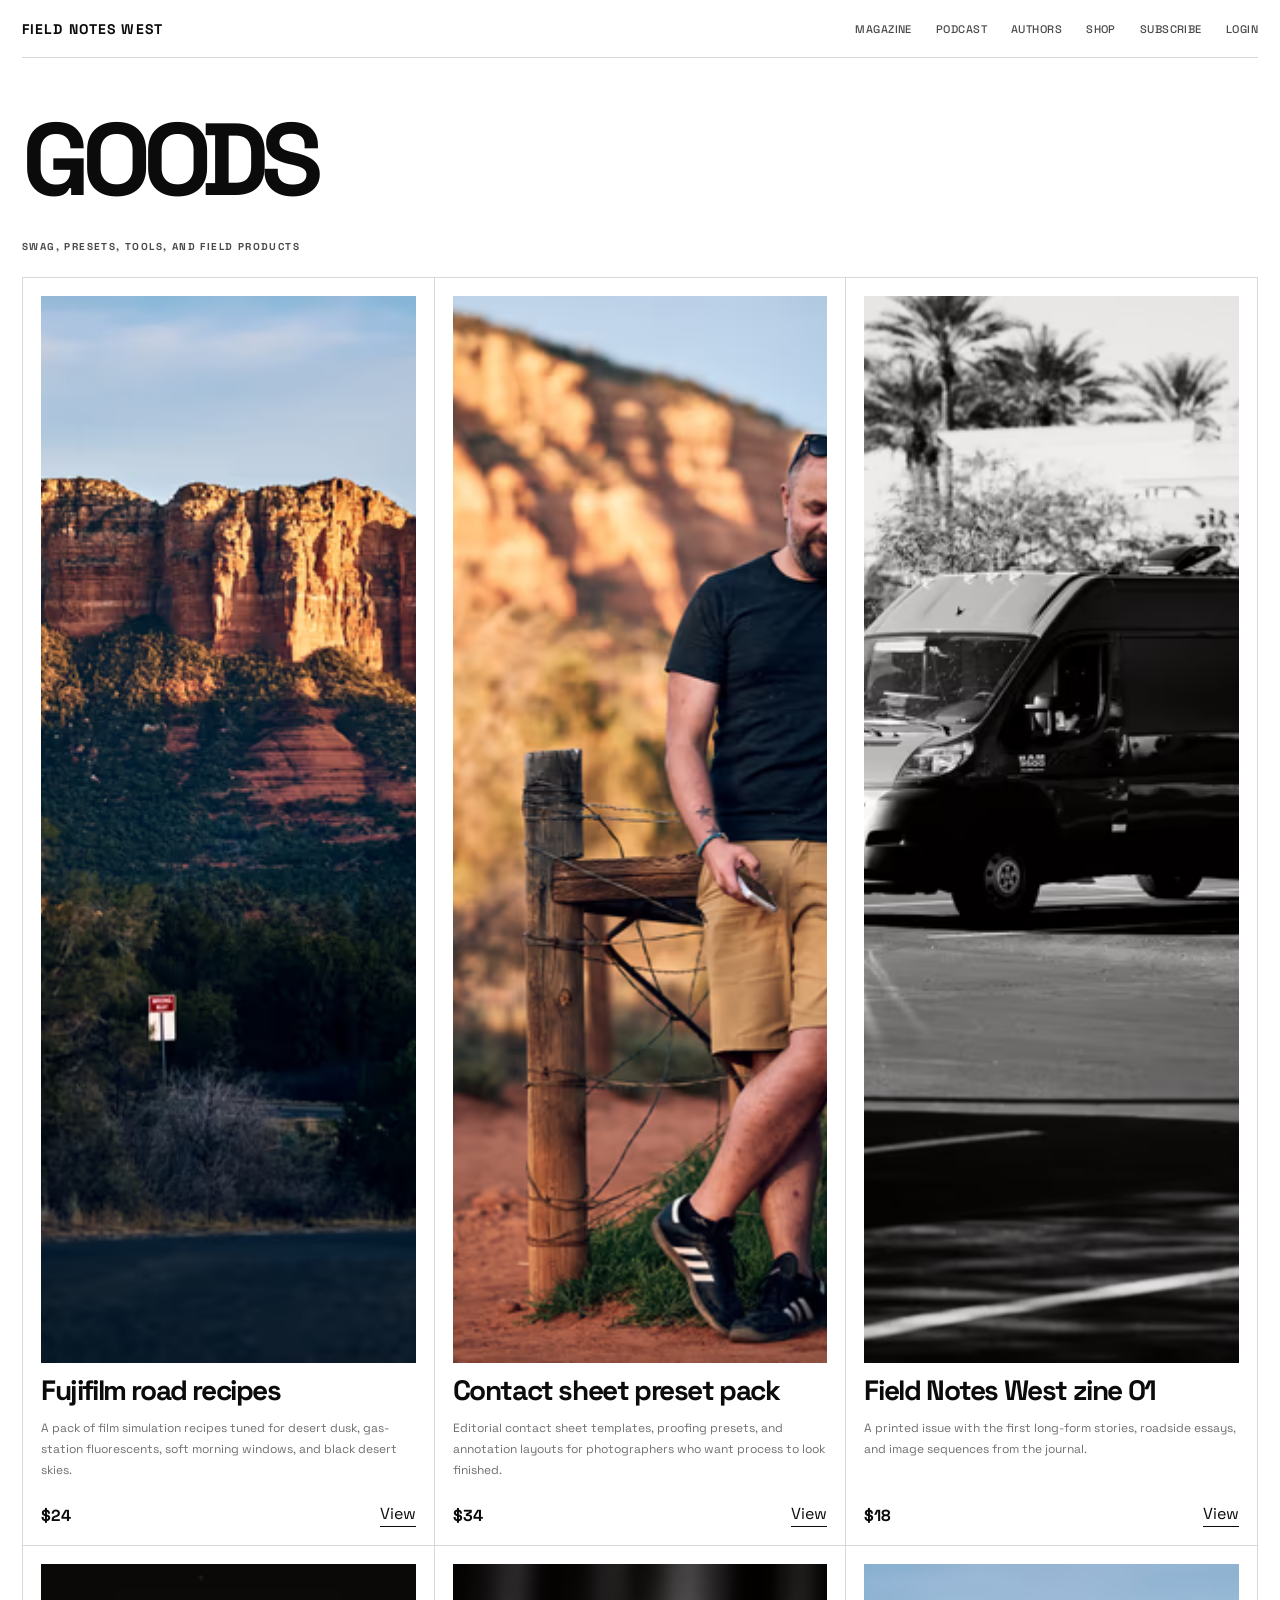
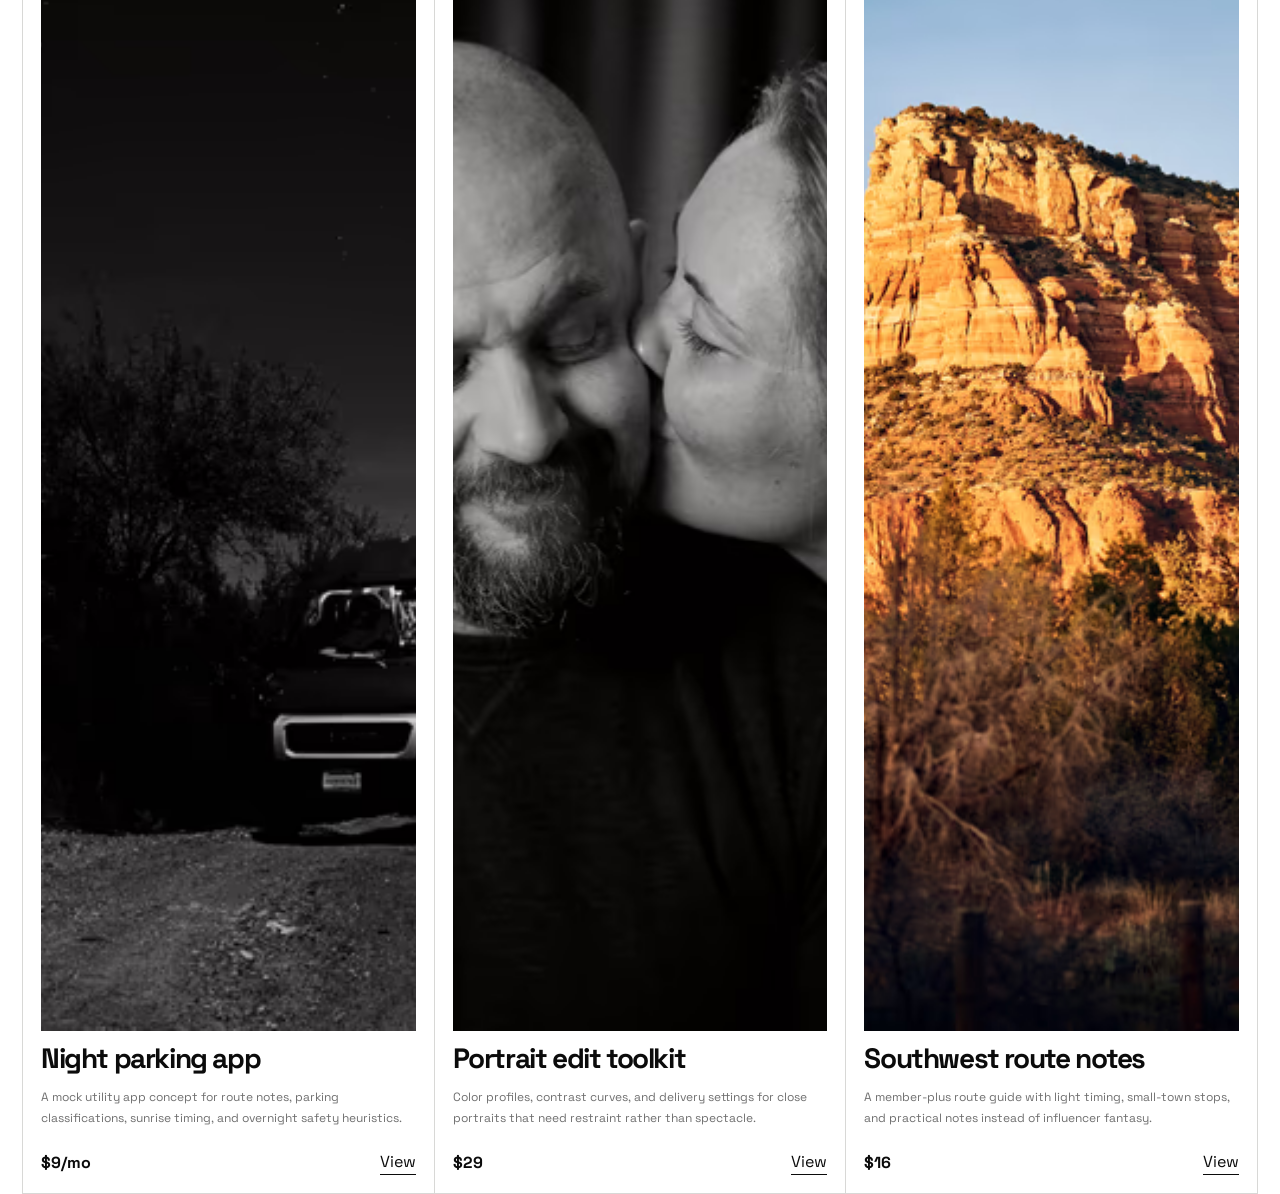
<file: pages/shop.html>
<!DOCTYPE html>
<html lang="en"><head><meta charset="UTF-8"><meta name="viewport" content="width=device-width, initial-scale=1.0"><title>Shop — Field Notes West</title><link rel="preconnect" href="https://fonts.googleapis.com"><link rel="preconnect" href="https://fonts.gstatic.com" crossorigin><link href="https://fonts.googleapis.com/css2?family=Space+Grotesk:wght@400;500;700&display=swap" rel="stylesheet"><link rel="stylesheet" href="../css/styles.css"></head><body><div class="page"><header class="topbar"><a href="../index.html" class="brand">Field Notes West</a><nav><ul class="nav-links"><li><a href="archive.html">Magazine</a></li><li><a href="podcast.html">Podcast</a></li><li><a href="authors.html">Authors</a></li><li><a href="shop.html">Shop</a></li><li><a href="subscribe.html">Subscribe</a></li><li><a href="login.html">Login</a></li></ul></nav></header><section class="hero-spacing"><h1 class="section-title">Goods</h1></section><div class="section-label" style="margin-top: 14px;">Swag, presets, tools, and field products</div><section class="product-grid"><article class="product-card"><picture>
              <source type="image/avif" srcset="../assets/optimized/DSCF4713-400w.avif 400w, ../assets/optimized/DSCF4713-800w.avif 800w, ../assets/optimized/DSCF4713-1200w.avif 1200w, ../assets/optimized/DSCF4713-1600w.avif 1600w" sizes="(max-width: 720px) 100vw, (max-width: 1100px) 50vw, 33vw">
              <source type="image/webp" srcset="../assets/optimized/DSCF4713-400w.webp 400w, ../assets/optimized/DSCF4713-800w.webp 800w, ../assets/optimized/DSCF4713-1200w.webp 1200w, ../assets/optimized/DSCF4713-1600w.webp 1600w" sizes="(max-width: 720px) 100vw, (max-width: 1100px) 50vw, 33vw">
              <img src="../assets/optimized/DSCF4713-1600w.jpg" alt="" width="1600" height="1067" loading="lazy">
            </picture><h3>Fujifilm road recipes</h3><p>A pack of film simulation recipes tuned for desert dusk, gas-station fluorescents, soft morning windows, and black desert skies.</p><div class="price-row"><strong>$24</strong><a href="login.html" class="simple-link">View</a></div></article><article class="product-card"><picture>
              <source type="image/avif" srcset="../assets/optimized/DSCF4700-400w.avif 400w, ../assets/optimized/DSCF4700-800w.avif 800w, ../assets/optimized/DSCF4700-1200w.avif 1200w, ../assets/optimized/DSCF4700-1600w.avif 1600w" sizes="(max-width: 720px) 100vw, (max-width: 1100px) 50vw, 33vw">
              <source type="image/webp" srcset="../assets/optimized/DSCF4700-400w.webp 400w, ../assets/optimized/DSCF4700-800w.webp 800w, ../assets/optimized/DSCF4700-1200w.webp 1200w, ../assets/optimized/DSCF4700-1600w.webp 1600w" sizes="(max-width: 720px) 100vw, (max-width: 1100px) 50vw, 33vw">
              <img src="../assets/optimized/DSCF4700-1600w.jpg" alt="" width="1600" height="1067" loading="lazy">
            </picture><h3>Contact sheet preset pack</h3><p>Editorial contact sheet templates, proofing presets, and annotation layouts for photographers who want process to look finished.</p><div class="price-row"><strong>$34</strong><a href="login.html" class="simple-link">View</a></div></article><article class="product-card"><picture>
              <source type="image/avif" srcset="../assets/optimized/DSCF4477-1-400w.avif 400w, ../assets/optimized/DSCF4477-1-800w.avif 800w, ../assets/optimized/DSCF4477-1-1200w.avif 1200w, ../assets/optimized/DSCF4477-1-1600w.avif 1600w" sizes="(max-width: 720px) 100vw, (max-width: 1100px) 50vw, 33vw">
              <source type="image/webp" srcset="../assets/optimized/DSCF4477-1-400w.webp 400w, ../assets/optimized/DSCF4477-1-800w.webp 800w, ../assets/optimized/DSCF4477-1-1200w.webp 1200w, ../assets/optimized/DSCF4477-1-1600w.webp 1600w" sizes="(max-width: 720px) 100vw, (max-width: 1100px) 50vw, 33vw">
              <img src="../assets/optimized/DSCF4477-1-1600w.jpg" alt="" width="1600" height="1067" loading="lazy">
            </picture><h3>Field Notes West zine 01</h3><p>A printed issue with the first long-form stories, roadside essays, and image sequences from the journal.</p><div class="price-row"><strong>$18</strong><a href="login.html" class="simple-link">View</a></div></article><article class="product-card"><picture>
              <source type="image/avif" srcset="../assets/optimized/DSCF4422-1-400w.avif 400w, ../assets/optimized/DSCF4422-1-800w.avif 800w, ../assets/optimized/DSCF4422-1-1200w.avif 1200w, ../assets/optimized/DSCF4422-1-1600w.avif 1600w" sizes="(max-width: 720px) 100vw, (max-width: 1100px) 50vw, 33vw">
              <source type="image/webp" srcset="../assets/optimized/DSCF4422-1-400w.webp 400w, ../assets/optimized/DSCF4422-1-800w.webp 800w, ../assets/optimized/DSCF4422-1-1200w.webp 1200w, ../assets/optimized/DSCF4422-1-1600w.webp 1600w" sizes="(max-width: 720px) 100vw, (max-width: 1100px) 50vw, 33vw">
              <img src="../assets/optimized/DSCF4422-1-1600w.jpg" alt="" width="1600" height="1067" loading="lazy">
            </picture><h3>Night parking app</h3><p>A mock utility app concept for route notes, parking classifications, sunrise timing, and overnight safety heuristics.</p><div class="price-row"><strong>$9/mo</strong><a href="login.html" class="simple-link">View</a></div></article><article class="product-card"><picture>
              <source type="image/avif" srcset="../assets/optimized/DSCF4604-1-400w.avif 400w, ../assets/optimized/DSCF4604-1-800w.avif 800w, ../assets/optimized/DSCF4604-1-1200w.avif 1200w, ../assets/optimized/DSCF4604-1-1600w.avif 1600w" sizes="(max-width: 720px) 100vw, (max-width: 1100px) 50vw, 33vw">
              <source type="image/webp" srcset="../assets/optimized/DSCF4604-1-400w.webp 400w, ../assets/optimized/DSCF4604-1-800w.webp 800w, ../assets/optimized/DSCF4604-1-1200w.webp 1200w, ../assets/optimized/DSCF4604-1-1600w.webp 1600w" sizes="(max-width: 720px) 100vw, (max-width: 1100px) 50vw, 33vw">
              <img src="../assets/optimized/DSCF4604-1-1600w.jpg" alt="" width="1600" height="1067" loading="lazy">
            </picture><h3>Portrait edit toolkit</h3><p>Color profiles, contrast curves, and delivery settings for close portraits that need restraint rather than spectacle.</p><div class="price-row"><strong>$29</strong><a href="login.html" class="simple-link">View</a></div></article><article class="product-card"><picture>
              <source type="image/avif" srcset="../assets/optimized/DSCF4710-400w.avif 400w, ../assets/optimized/DSCF4710-800w.avif 800w, ../assets/optimized/DSCF4710-1200w.avif 1200w, ../assets/optimized/DSCF4710-1600w.avif 1600w" sizes="(max-width: 720px) 100vw, (max-width: 1100px) 50vw, 33vw">
              <source type="image/webp" srcset="../assets/optimized/DSCF4710-400w.webp 400w, ../assets/optimized/DSCF4710-800w.webp 800w, ../assets/optimized/DSCF4710-1200w.webp 1200w, ../assets/optimized/DSCF4710-1600w.webp 1600w" sizes="(max-width: 720px) 100vw, (max-width: 1100px) 50vw, 33vw">
              <img src="../assets/optimized/DSCF4710-1600w.jpg" alt="" width="1600" height="1067" loading="lazy">
            </picture><h3>Southwest route notes</h3><p>A member-plus route guide with light timing, small-town stops, and practical notes instead of influencer fantasy.</p><div class="price-row"><strong>$16</strong><a href="members.html" class="simple-link">View</a></div></article></section></div></body></html>
</file>
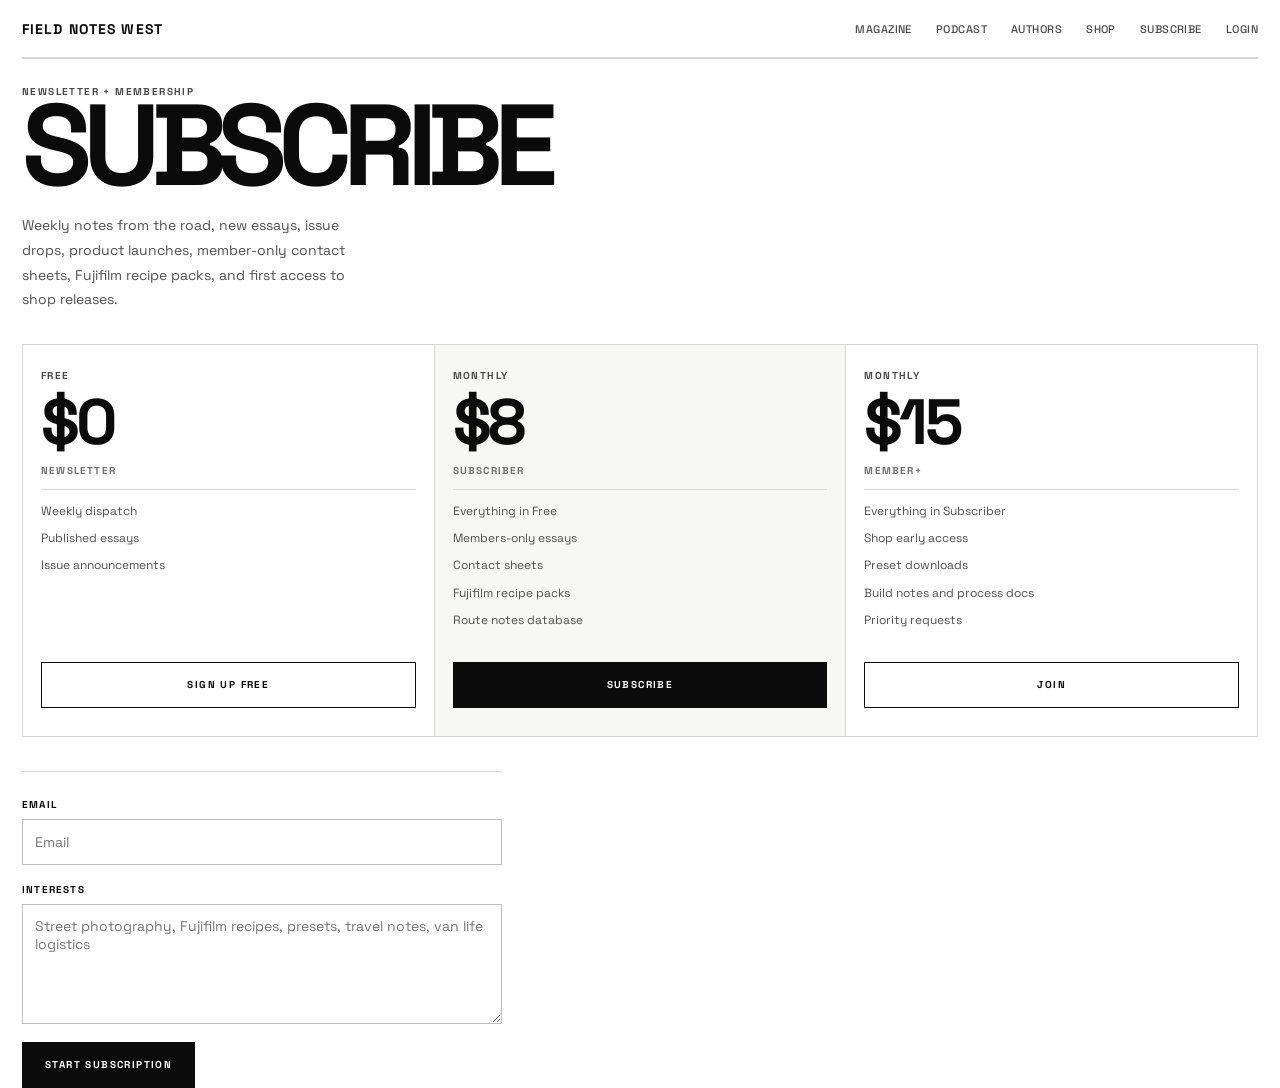
<file: pages/subscribe.html>
<!DOCTYPE html>
<html lang="en"><head><meta charset="UTF-8"><meta name="viewport" content="width=device-width, initial-scale=1.0"><title>Subscribe — Field Notes West</title><link rel="preconnect" href="https://fonts.googleapis.com"><link rel="preconnect" href="https://fonts.gstatic.com" crossorigin><link href="https://fonts.googleapis.com/css2?family=Space+Grotesk:wght@400;500;700&display=swap" rel="stylesheet"><link rel="stylesheet" href="../css/styles.css"></head><body><div class="page"><header class="topbar"><a href="../index.html" class="brand">Field Notes West</a><nav><ul class="nav-links"><li><a href="archive.html">Magazine</a></li><li><a href="podcast.html">Podcast</a></li><li><a href="authors.html">Authors</a></li><li><a href="shop.html">Shop</a></li><li><a href="subscribe.html">Subscribe</a></li><li><a href="login.html">Login</a></li></ul></nav></header><section class="form-page">
  <div class="form-copy" style="margin-bottom: 32px;">
    <div class="section-label">Newsletter + membership</div>
    <h1 class="form-title">Subscribe</h1>
    <p>Weekly notes from the road, new essays, issue drops, product launches, member-only contact sheets, Fujifilm recipe packs, and first access to shop releases.</p>
  </div>
  <div class="tier-grid">
    <div class="tier-card">
      <div class="section-label">Free</div>
      <h3 class="tier-price">$0</h3>
      <p class="tier-name">Newsletter</p>
      <ul class="tier-features">
        <li>Weekly dispatch</li>
        <li>Published essays</li>
        <li>Issue announcements</li>
      </ul>
      <a href="#subscribe-form" class="btn secondary">Sign up free</a>
    </div>
    <div class="tier-card tier-card--featured">
      <div class="section-label">Monthly</div>
      <h3 class="tier-price">$8</h3>
      <p class="tier-name">Subscriber</p>
      <ul class="tier-features">
        <li>Everything in Free</li>
        <li>Members-only essays</li>
        <li>Contact sheets</li>
        <li>Fujifilm recipe packs</li>
        <li>Route notes database</li>
      </ul>
      <a href="#subscribe-form" class="btn">Subscribe</a>
    </div>
    <div class="tier-card">
      <div class="section-label">Monthly</div>
      <h3 class="tier-price">$15</h3>
      <p class="tier-name">Member+</p>
      <ul class="tier-features">
        <li>Everything in Subscriber</li>
        <li>Shop early access</li>
        <li>Preset downloads</li>
        <li>Build notes and process docs</li>
        <li>Priority requests</li>
      </ul>
      <a href="#subscribe-form" class="btn secondary">Join</a>
    </div>
  </div>
  <form class="form-panel-full" id="subscribe-form" action="members.html">
    <div class="field"><label>Email</label><input type="email" placeholder="Email"></div>
    <div class="field"><label>Interests</label><textarea placeholder="Street photography, Fujifilm recipes, presets, travel notes, van life logistics"></textarea></div>
    <div class="submit-row"><button class="btn" type="submit">Start subscription</button></div>
  </form>
</section></div></body></html>
</file>
<file: css/styles.css>
:root {
  --black: #0b0b0b;
  --white: #ffffff;
  --mid: #6f6f6f;
  --line: #d8d8d6;
  --line-strong: #bfbfbc;
  --soft: #f7f7f5;
  --font: "Space Grotesk", "Helvetica Neue", Helvetica, Arial, sans-serif;
  --page: min(1440px, calc(100vw - 44px));
}

*,
*::before,
*::after {
  box-sizing: border-box;
  margin: 0;
  padding: 0;
}

html {
  scroll-behavior: smooth;
  scroll-snap-type: y proximity;
}

body {
  font-family: var(--font);
  background: var(--white);
  color: var(--black);
  -webkit-font-smoothing: antialiased;
  -moz-osx-font-smoothing: grayscale;
}

a {
  color: inherit;
}

button,
input,
textarea,
select {
  font: inherit;
}

img {
  display: block;
  max-width: 100%;
}

:focus-visible {
  outline: 2px solid var(--black);
  outline-offset: 2px;
}

.page {
  width: var(--page);
  margin: 0 auto;
}

.topbar {
  position: sticky;
  top: 0;
  min-height: 58px;
  display: flex;
  align-items: center;
  justify-content: space-between;
  gap: 24px;
  border-bottom: 1px solid var(--line);
  background: var(--white);
  z-index: 100;
}

.brand {
  font-size: 14px;
  font-weight: 700;
  letter-spacing: 0.08em;
  text-transform: uppercase;
  text-decoration: none;
}

.nav-links {
  list-style: none;
  display: flex;
  align-items: center;
  gap: 24px;
  flex-wrap: wrap;
  font-size: 11px;
  font-weight: 500;
  letter-spacing: 0.04em;
  text-transform: uppercase;
}

.nav-links a {
  text-decoration: none;
  color: #4a4a4a;
  transition: color 0.15s;
}

.nav-links a:hover,
.nav-links a:focus-visible {
  color: var(--black);
}

.hero-title {
  font-size: clamp(48px, 12.8vw, 194px);
  line-height: 0.85;
  letter-spacing: -0.06em;
  text-transform: uppercase;
  font-weight: 700;
  margin-left: -0.03em;
  white-space: nowrap;
}

.section-label {
  font-size: 10px;
  font-weight: 700;
  letter-spacing: 0.14em;
  text-transform: uppercase;
  color: #4a4a4a;
}

.pill {
  appearance: none;
  border: 1px solid #c6c6c4;
  background: var(--white);
  border-radius: 999px;
  min-height: 28px;
  padding: 0 14px;
  font-size: 10px;
  font-weight: 500;
  letter-spacing: 0.04em;
  text-transform: uppercase;
  color: #555555;
  cursor: pointer;
  transition: border-color 0.15s, color 0.15s, background 0.15s;
}

.pill:hover,
.pill:focus-visible {
  border-color: #888;
  color: var(--black);
}

.pill.active {
  border-color: var(--black);
  background: var(--black);
  color: var(--white);
}

.simple-link {
  text-decoration: none;
  border-bottom: 1px solid currentColor;
  padding-bottom: 2px;
}

.eyebrow-link {
  display: flex;
  align-items: center;
  gap: 8px;
  font-size: 10px;
  font-weight: 700;
  letter-spacing: 0.04em;
  text-transform: uppercase;
  text-decoration: none;
  margin-bottom: 12px;
}

.hero-spacing {
  padding: 48px 0 24px;
}

.filters-row {
  display: flex;
  justify-content: space-between;
  align-items: center;
  gap: 20px;
  margin-top: 24px;
  margin-bottom: 18px;
}

.filters {
  display: flex;
  align-items: center;
  gap: 8px;
  flex-wrap: wrap;
}

.grid {
  display: grid;
  grid-template-columns: repeat(3, minmax(0, 1fr));
  border-top: 1px solid var(--line);
  border-left: 1px solid var(--line);
}

.card {
  display: flex;
  flex-direction: column;
  min-width: 0;
  border-right: 1px solid var(--line);
  border-bottom: 1px solid var(--line);
  background: var(--white);
}

.card--wide {
  grid-column: span 2;
}

.card--wide .card-image img {
  aspect-ratio: 2.2 / 1;
}

.card--wide .card-title {
  font-size: clamp(32px, 3vw, 48px);
}

.card--wide .card-body {
  display: grid;
  grid-template-columns: 1fr 1fr;
  gap: 24px;
  align-items: start;
}

.card--wide .card-excerpt {
  max-width: none;
}

.card--wide .card-meta {
  grid-column: 1 / -1;
}

.card:nth-child(5) .card-image img {
  aspect-ratio: 4 / 5;
}

.card.hidden {
  display: none;
}

.card-top {
  display: flex;
  justify-content: space-between;
  align-items: center;
  gap: 12px;
  padding: 14px 18px 12px;
}

.card-date {
  font-size: 10px;
  color: var(--mid);
  letter-spacing: 0.02em;
}

.card-tag {
  font-size: 9px;
  font-weight: 600;
  letter-spacing: 0.06em;
  text-transform: uppercase;
  color: #555;
  border: 1px solid #bfbfbd;
  border-radius: 999px;
  padding: 4px 12px;
  line-height: 1;
}

.card-image {
  display: block;
  text-decoration: none;
  overflow: hidden;
}

.card-image img {
  width: 100%;
  aspect-ratio: 1 / 1;
  object-fit: cover;
  transition: transform 0.4s ease, filter 0.4s ease;
}

.card-image.bw img {
  filter: grayscale(1);
}

.card:hover .card-image img,
.card:hover .card-image picture img {
  transform: scale(1.03);
}

.card:hover .card-image.bw img,
.card:hover .card-image.bw picture img {
  filter: grayscale(0);
}

.card-body {
  display: flex;
  flex-direction: column;
  gap: 16px;
  padding: 18px 18px 20px;
  flex: 1;
}

.card-title {
  font-size: clamp(28px, 2.3vw, 36px);
  line-height: 1.04;
  letter-spacing: -0.05em;
  font-weight: 700;
  text-decoration: none;
}

.card-title:hover,
.card-title:focus-visible {
  opacity: 0.72;
}

.card-excerpt {
  font-size: 13px;
  line-height: 1.7;
  color: #555;
  max-width: 34ch;
}

.card-meta {
  margin-top: auto;
  padding-top: 28px;
  border-top: 1px solid var(--line);
  display: flex;
  flex-wrap: wrap;
  gap: 22px;
  font-size: 10px;
  color: #555;
}

.card-meta strong {
  font-weight: 700;
  color: var(--black);
  margin-right: 6px;
}

.feature-block {
  border-top: 1px solid var(--line);
  padding: 28px 0 42px;
}

.feature-head {
  display: grid;
  grid-template-columns: minmax(0, 1.05fr) minmax(320px, 0.95fr);
  gap: 28px;
  align-items: start;
  margin-bottom: 18px;
}

.feature-title {
  display: block;
  font-size: clamp(38px, 4.5vw, 72px);
  line-height: 0.9;
  letter-spacing: -0.05em;
  text-transform: uppercase;
  font-weight: 700;
  max-width: 10ch;
  text-decoration: none;
}

.feature-title:hover,
.feature-title:focus-visible {
  opacity: 0.72;
}

.feature-side p {
  font-size: 15px;
  line-height: 1.7;
  color: #3a3a3a;
  max-width: 36ch;
  margin-top: 6px;
}

.feature-meta {
  display: flex;
  flex-wrap: wrap;
  gap: 24px;
  margin-top: 48px;
  padding-top: 18px;
  border-top: 1px solid var(--line);
  font-size: 10px;
  color: #555;
}

.feature-meta strong {
  font-weight: 700;
  color: var(--black);
  margin-right: 6px;
}

.feature-image {
  display: block;
  text-decoration: none;
  overflow: hidden;
}

.feature-image img {
  width: 100%;
  aspect-ratio: 1.72 / 1;
  object-fit: cover;
  transition: transform 0.5s ease;
}

.feature-image:hover img,
.feature-image:focus-visible img {
  transform: scale(1.02);
}

.split-callouts {
  margin-top: 34px;
  display: grid;
  grid-template-columns: repeat(3, minmax(0, 1fr));
  border-top: 1px solid var(--line);
  border-left: 1px solid var(--line);
}

.callout {
  border-right: 1px solid var(--line);
  border-bottom: 1px solid var(--line);
  padding: 28px 24px;
  transition: background 0.2s;
}

.callout:hover {
  background: var(--soft);
}

.callout h3 {
  font-size: 28px;
  line-height: 1.06;
  letter-spacing: -0.04em;
  margin-bottom: 14px;
}

.callout p {
  font-size: 13px;
  line-height: 1.7;
  color: #555;
  margin-bottom: 24px;
  max-width: 32ch;
}

.callout-links {
  display: flex;
  flex-direction: column;
  gap: 10px;
  padding-top: 16px;
  border-top: 1px solid var(--line);
}

.callout-links a {
  font-size: 10px;
  font-weight: 700;
  letter-spacing: 0.08em;
  text-transform: uppercase;
  text-decoration: none;
  transition: opacity 0.15s;
}

.callout-links a:hover {
  opacity: 0.6;
}

.list-page {
  border-top: 1px solid var(--line);
  margin-top: 22px;
}

.list-row {
  display: grid;
  grid-template-columns: 88px minmax(0, 1fr) repeat(3, auto);
  gap: 24px;
  align-items: center;
  min-height: 128px;
  border-bottom: 1px solid var(--line);
}

.list-avatar {
  width: 76px;
  height: 76px;
  border-radius: 50%;
  object-fit: cover;
  filter: grayscale(1);
}

.list-name {
  font-size: 18px;
  font-weight: 700;
  text-decoration: none;
}

.list-row small,
.list-row .archive-link {
  font-size: 10px;
  color: #585858;
}

.archive-link {
  text-decoration: none;
  font-weight: 700;
  letter-spacing: 0.04em;
  text-transform: uppercase;
}

.profile {
  border-top: 1px solid var(--line);
  padding-top: 28px;
  margin-top: 14px;
}

.profile-hero {
  display: grid;
  grid-template-columns: 280px minmax(0, 1fr);
  gap: 48px;
  align-items: start;
  margin-bottom: 72px;
}

.profile-portrait {
  width: 160px;
  aspect-ratio: 1 / 1;
  border-radius: 50%;
  object-fit: cover;
  filter: grayscale(1);
  margin-bottom: 22px;
}

.follow-row {
  display: flex;
  justify-content: space-between;
  align-items: center;
  gap: 12px;
  padding-top: 18px;
  border-top: 1px solid var(--line-strong);
  font-size: 10px;
  font-weight: 700;
  text-transform: uppercase;
}

.profile-title {
  font-size: clamp(52px, 7vw, 92px);
  line-height: 0.9;
  letter-spacing: -0.07em;
  text-transform: uppercase;
  font-weight: 700;
  max-width: 7ch;
  margin-bottom: 16px;
}

.profile-lead,
.profile-body p,
.article-deck p,
.rich-text p {
  font-size: 14px;
  line-height: 1.8;
  color: #4f4f4f;
}

.profile-body {
  display: grid;
  gap: 16px;
  max-width: 62ch;
  margin-top: 24px;
}

.section-title {
  font-size: clamp(54px, 8vw, 148px);
  line-height: 0.82;
  letter-spacing: -0.08em;
  text-transform: uppercase;
  font-weight: 700;
  margin-top: 12px;
}

.article-list {
  margin-top: 24px;
  border-top: 1px solid var(--line);
  border-left: 1px solid var(--line);
  display: grid;
  grid-template-columns: repeat(2, minmax(0, 1fr));
}

.article-list-item {
  display: grid;
  grid-template-columns: 92px minmax(0, 1fr);
  gap: 18px;
  min-height: 112px;
  padding: 18px;
  border-right: 1px solid var(--line);
  border-bottom: 1px solid var(--line);
  text-decoration: none;
}

.article-list-item img {
  width: 100%;
  aspect-ratio: 1 / 1;
  object-fit: cover;
}

.article-list-item h3 {
  font-size: 18px;
  line-height: 1.05;
  letter-spacing: -0.03em;
  margin-bottom: 10px;
}

.article-list-item p {
  font-size: 10px;
  color: #585858;
}

.article-page {
  border-top: 1px solid var(--line);
  padding-top: 18px;
}

.article-head {
  display: grid;
  grid-template-columns: minmax(0, 1.08fr) minmax(320px, 0.92fr);
  gap: 26px;
  margin-bottom: 18px;
}

.article-title {
  font-size: clamp(56px, 8vw, 116px);
  line-height: 0.88;
  letter-spacing: -0.08em;
  text-transform: uppercase;
  font-weight: 700;
  max-width: 6ch;
}

.article-meta {
  display: flex;
  flex-wrap: wrap;
  gap: 22px;
  margin-top: 54px;
  font-size: 9px;
  color: #666666;
}

.article-meta strong,
.mini-meta strong {
  font-weight: 700;
  color: var(--black);
  margin-right: 8px;
}

.article-image {
  width: 100%;
  aspect-ratio: 1.66 / 1;
  object-fit: cover;
  margin-bottom: 34px;
}

.article-bottom {
  display: grid;
  grid-template-columns: 320px minmax(0, 1fr);
  gap: 46px;
  padding-bottom: 46px;
}

.author-rail {
  padding-top: 10px;
}

.author-box {
  display: grid;
  grid-template-columns: 58px 1fr;
  gap: 16px;
  align-items: center;
}

.author-box img {
  width: 58px;
  height: 58px;
  border-radius: 50%;
  object-fit: cover;
  filter: grayscale(1);
}

.author-box strong {
  font-size: 20px;
  line-height: 1;
  letter-spacing: -0.04em;
}

.mini-meta {
  display: grid;
  gap: 12px;
  margin-top: 26px;
  padding-top: 22px;
  border-top: 1px solid var(--line-strong);
  font-size: 10px;
  color: #555555;
}

.rich-text {
  display: grid;
  gap: 18px;
  max-width: 62ch;
}

.rich-text p.lead {
  font-size: 16px;
  line-height: 1.72;
  color: var(--black);
}

.form-page {
  border-top: 1px solid var(--line);
  padding-top: 26px;
}

.form-layout {
  display: grid;
  grid-template-columns: minmax(0, 1fr) minmax(320px, 0.88fr);
  gap: 48px;
  min-height: 60vh;
}

.form-title {
  font-size: clamp(62px, 9vw, 126px);
  line-height: 0.84;
  letter-spacing: -0.08em;
  text-transform: uppercase;
  font-weight: 700;
  max-width: 7ch;
}

.form-copy p {
  font-size: 14px;
  line-height: 1.78;
  color: #4f4f4f;
  max-width: 40ch;
  margin-top: 18px;
}

.form-panel {
  align-self: end;
  border-top: 1px solid var(--line);
  padding-top: 26px;
}

.field {
  display: grid;
  gap: 8px;
  margin-bottom: 18px;
}

.field label {
  font-size: 10px;
  font-weight: 700;
  letter-spacing: 0.12em;
  text-transform: uppercase;
}

.field input,
.field select,
.field textarea {
  border: 1px solid var(--line-strong);
  background: var(--white);
  min-height: 46px;
  padding: 0 12px;
  font-size: 14px;
}

.field textarea {
  min-height: 120px;
  padding: 12px;
  resize: vertical;
}

.submit-row {
  display: flex;
  align-items: center;
  gap: 14px;
  margin-top: 8px;
}

.btn {
  display: inline-flex;
  align-items: center;
  justify-content: center;
  min-height: 46px;
  border: 1px solid var(--black);
  background: var(--black);
  color: var(--white);
  text-decoration: none;
  padding: 0 22px;
  font-size: 10px;
  font-weight: 700;
  letter-spacing: 0.14em;
  text-transform: uppercase;
  cursor: pointer;
  transition: background 0.15s, color 0.15s, transform 0.1s;
}

.btn:hover {
  background: #333;
}

.btn:active {
  transform: scale(0.97);
}

.btn.secondary {
  background: var(--white);
  color: var(--black);
}

.btn.secondary:hover {
  background: var(--soft);
}

.product-grid {
  margin-top: 24px;
  display: grid;
  grid-template-columns: repeat(3, minmax(0, 1fr));
  border-top: 1px solid var(--line);
  border-left: 1px solid var(--line);
}

.product-card {
  border-right: 1px solid var(--line);
  border-bottom: 1px solid var(--line);
  padding: 18px;
  display: flex;
  flex-direction: column;
  gap: 14px;
}

.product-card img {
  width: 100%;
  aspect-ratio: 1 / 1;
  object-fit: cover;
}

.product-card h3 {
  font-size: 28px;
  line-height: 0.98;
  letter-spacing: -0.05em;
}

.product-card p {
  font-size: 12px;
  line-height: 1.75;
  color: var(--mid);
}

.price-row {
  display: flex;
  justify-content: space-between;
  align-items: center;
  gap: 16px;
  margin-top: auto;
  padding-top: 8px;
}

.newsletter-band {
  margin-top: 44px;
  background: var(--black);
  color: var(--white);
}

.newsletter-strip {
  border-top: 1px solid #3c3c3c;
  border-bottom: 1px solid #3c3c3c;
  white-space: nowrap;
  overflow: hidden;
  padding: 8px 0;
  font-size: 9px;
  text-transform: uppercase;
}

.newsletter-strip div {
  display: inline-block;
  min-width: 100%;
  animation: loop 24s linear infinite;
}

@keyframes loop {
  from { transform: translateX(0); }
  to { transform: translateX(-50%); }
}

.newsletter-main {
  display: grid;
  grid-template-columns: minmax(0, 1fr) auto;
  gap: 24px;
  align-items: end;
  padding: 40px 0 28px;
}

.newsletter-main h2 {
  font-size: clamp(56px, 8vw, 96px);
  line-height: 0.9;
  letter-spacing: -0.08em;
  text-transform: uppercase;
  font-weight: 700;
  max-width: 7ch;
}

.newsletter-form {
  display: flex;
  gap: 0;
  align-items: stretch;
}

.newsletter-form input {
  width: 280px;
  min-height: 48px;
  padding: 0 16px;
  border: 1px solid #444;
  border-right: none;
  background: transparent;
  color: var(--white);
  font-size: 13px;
  letter-spacing: 0.02em;
}

.newsletter-form input::placeholder {
  color: #777;
}

.newsletter-form button {
  min-height: 48px;
  padding: 0 22px;
  border: 1px solid var(--white);
  background: var(--white);
  color: var(--black);
  text-transform: uppercase;
  font-size: 10px;
  font-weight: 700;
  letter-spacing: 0.12em;
  cursor: pointer;
  transition: background 0.15s, color 0.15s;
}

.newsletter-form button:hover {
  background: transparent;
  color: var(--white);
}

.newsletter-footer {
  display: grid;
  grid-template-columns: 1.3fr 1fr 1fr 1fr;
  gap: 26px;
  padding-bottom: 24px;
  font-size: 10px;
}

.newsletter-footer h3 {
  font-size: 12px;
  margin-bottom: 16px;
}

.newsletter-footer ul {
  list-style: none;
  display: grid;
  gap: 12px;
}

.newsletter-footer a {
  text-decoration: none;
  color: #d8d8d8;
  line-height: 1.4;
  transition: color 0.15s;
}

.newsletter-footer a:hover {
  color: var(--white);
}

.legal {
  border-top: 1px solid #3c3c3c;
  padding: 16px 0 22px;
  display: flex;
  justify-content: space-between;
  gap: 20px;
  font-size: 9px;
  color: #cecece;
}

/* ── Dark mode ── */

[data-theme="dark"] {
  --black: #f0ece4;
  --white: #111111;
  --mid: #a0a0a0;
  --line: #2a2a2a;
  --line-strong: #3a3a3a;
  --soft: #1a1a1a;
}

[data-theme="dark"] .nav-links a {
  color: #a0a0a0;
}

[data-theme="dark"] .nav-links a:hover,
[data-theme="dark"] .nav-links a:focus-visible {
  color: var(--black);
}

[data-theme="dark"] .card-tag {
  color: #a0a0a0;
  border-color: #3a3a3a;
}

[data-theme="dark"] .newsletter-band {
  background: #000;
}

[data-theme="dark"] .newsletter-footer a {
  color: #888;
}

.dark-toggle {
  position: fixed;
  bottom: 24px;
  left: 24px;
  z-index: 200;
  width: 36px;
  height: 36px;
  border: 1px solid var(--line-strong);
  border-radius: 50%;
  background: var(--white);
  color: var(--black);
  font-size: 14px;
  cursor: pointer;
  display: flex;
  align-items: center;
  justify-content: center;
  transition: border-color 0.2s;
}

.dark-toggle:hover {
  border-color: var(--black);
}

/* ── Progress bar ── */

.progress-bar {
  position: fixed;
  top: 0;
  left: 0;
  height: 2px;
  width: 100%;
  background: var(--black);
  z-index: 200;
  transform: scaleX(0);
  transform-origin: left;
  will-change: transform;
}

/* ── Content-visibility for below-fold sections ── */

.membership-band,
.split-callouts,
.newsletter-band {
  content-visibility: auto;
  contain-intrinsic-size: auto 500px;
}

/* ── Membership band ── */

.membership-band {
  border-top: 1px solid var(--line);
  border-bottom: 1px solid var(--line);
  padding: 38px 0 42px;
}

.membership-band-inner {
  display: grid;
  grid-template-columns: minmax(0, 1.05fr) minmax(320px, 0.95fr);
  gap: 28px;
  align-items: start;
}

.membership-headline {
  font-size: clamp(48px, 6vw, 88px);
  line-height: 0.88;
  letter-spacing: -0.07em;
  text-transform: uppercase;
  font-weight: 700;
  max-width: 7ch;
}

.membership-pitch p {
  font-size: 15px;
  line-height: 1.7;
  color: #3a3a3a;
  max-width: 36ch;
  margin-top: 6px;
}

.membership-actions {
  display: flex;
  gap: 8px;
  margin-top: 28px;
}

.membership-meta {
  display: flex;
  flex-wrap: wrap;
  gap: 24px;
  margin-top: 24px;
  padding-top: 18px;
  border-top: 1px solid var(--line);
  font-size: 10px;
  color: #555;
}

.membership-meta strong {
  font-weight: 700;
  color: var(--black);
  margin-right: 6px;
}

/* ── Tier grid (subscribe page) ── */

.tier-grid {
  display: grid;
  grid-template-columns: repeat(3, minmax(0, 1fr));
  border-top: 1px solid var(--line);
  border-left: 1px solid var(--line);
  margin-bottom: 34px;
}

.tier-card {
  border-right: 1px solid var(--line);
  border-bottom: 1px solid var(--line);
  padding: 24px 18px 28px;
  display: flex;
  flex-direction: column;
  gap: 12px;
}

.tier-card--featured {
  background: var(--soft);
}

.tier-price {
  font-size: clamp(48px, 5vw, 72px);
  line-height: 0.9;
  letter-spacing: -0.06em;
  font-weight: 700;
}

.tier-name {
  font-size: 10px;
  font-weight: 700;
  letter-spacing: 0.12em;
  text-transform: uppercase;
  color: var(--mid);
}

.tier-features {
  list-style: none;
  display: grid;
  gap: 8px;
  font-size: 12px;
  line-height: 1.6;
  color: #4f4f4f;
  padding-top: 12px;
  border-top: 1px solid var(--line);
  margin-bottom: auto;
}

.tier-card .btn {
  margin-top: 20px;
  width: 100%;
}

.form-panel-full {
  max-width: 480px;
  border-top: 1px solid var(--line);
  padding-top: 26px;
}

/* ── Paywall fade ── */

.rich-text--gated {
  max-height: 320px;
  overflow: hidden;
  -webkit-mask-image: linear-gradient(to bottom, #000 40%, transparent 100%);
  mask-image: linear-gradient(to bottom, #000 40%, transparent 100%);
}

.gate-prompt {
  padding: 34px 0 0;
  max-width: 62ch;
}

.gate-rule {
  border-top: 1px solid var(--line-strong);
  margin-bottom: 22px;
}

.gate-label {
  font-size: 10px;
  font-weight: 700;
  letter-spacing: 0.12em;
  text-transform: uppercase;
  color: var(--black);
  margin-bottom: 22px;
}

.gate-actions {
  display: flex;
  gap: 8px;
  margin-bottom: 18px;
}

.gate-meta {
  display: flex;
  flex-wrap: wrap;
  gap: 22px;
  font-size: 9px;
  color: #666666;
}

.gate-meta strong {
  font-weight: 700;
  color: var(--black);
  margin-right: 8px;
}

/* ── Card reveal animations ── */

.card {
  opacity: 0;
  transform: translateY(24px);
  transition: opacity 0.5s ease, transform 0.5s ease;
}

.card.visible {
  opacity: 1;
  transform: none;
}

/* ── Filter transitions ── */

.card.filtering-out {
  opacity: 0;
  transform: scale(0.95);
  transition: opacity 0.25s ease, transform 0.25s ease;
}

.card.filtering-in {
  opacity: 1;
  transform: none;
}

/* ── Physics scatter mode ── */

.card.scattered {
  position: fixed !important;
  z-index: 50;
  cursor: grab;
  transition: none !important;
  border: 1px solid var(--line);
  background: var(--white);
  width: 300px;
  opacity: 1 !important;
  transform: none !important;
}

.card.scattered.dragging {
  cursor: grabbing;
  z-index: 51;
}

.grid.scatter-active {
  display: block;
  border: none;
}

/* ── Custom cursor ── */

.custom-cursor {
  position: fixed;
  top: 0;
  left: 0;
  width: 20px;
  height: 20px;
  border: 1.5px solid var(--black);
  border-radius: 50%;
  pointer-events: none;
  z-index: 9999;
  transition: transform 0.2s ease, opacity 0.2s;
  margin-left: -10px;
  margin-top: -10px;
  mix-blend-mode: difference;
  opacity: 0;
  will-change: transform;
}

.custom-cursor.active {
  opacity: 1;
}

/* Hover scale is now applied via JS transform concatenation (scale 2.4) */

/* ── Scroll snap ── */

.snap-section {
  scroll-snap-align: start;
}

/* ── Variable font hero (disabled) ── */

@media (max-width: 1100px) {
  .hero-title,
  .section-title,
  .form-title {
    white-space: normal;
  }

  .grid,
  .split-callouts,
  .product-grid,
  .tier-grid {
    grid-template-columns: repeat(2, minmax(0, 1fr));
  }

  .card--wide {
    grid-column: span 2;
  }

  .card--wide .card-body {
    grid-template-columns: 1fr;
  }

  .feature-head,
  .article-head,
  .article-bottom,
  .profile-hero,
  .form-layout,
  .newsletter-main,
  .newsletter-footer,
  .membership-band-inner {
    grid-template-columns: 1fr;
  }

  .feature-meta,
  .article-meta {
    margin-top: 24px;
  }
}

@media (max-width: 720px) {
  :root {
    --page: calc(100vw - 24px);
  }

  .topbar,
  .filters-row,
  .legal {
    flex-direction: column;
    align-items: flex-start;
    padding: 10px 0;
  }

  .grid,
  .split-callouts,
  .article-list,
  .product-grid,
  .tier-grid {
    grid-template-columns: 1fr;
  }

  .card--wide {
    grid-column: span 1;
  }

  .card--wide .card-image img {
    aspect-ratio: 1 / 1;
  }

  .custom-cursor {
    display: none !important;
  }

  .list-row,
  .article-bottom {
    grid-template-columns: 1fr;
  }

  .article-list-item,
  .newsletter-form {
    grid-template-columns: 1fr;
  }

  .newsletter-form {
    width: 100%;
  }

  .newsletter-form input {
    width: 100%;
  }
}
</file>
